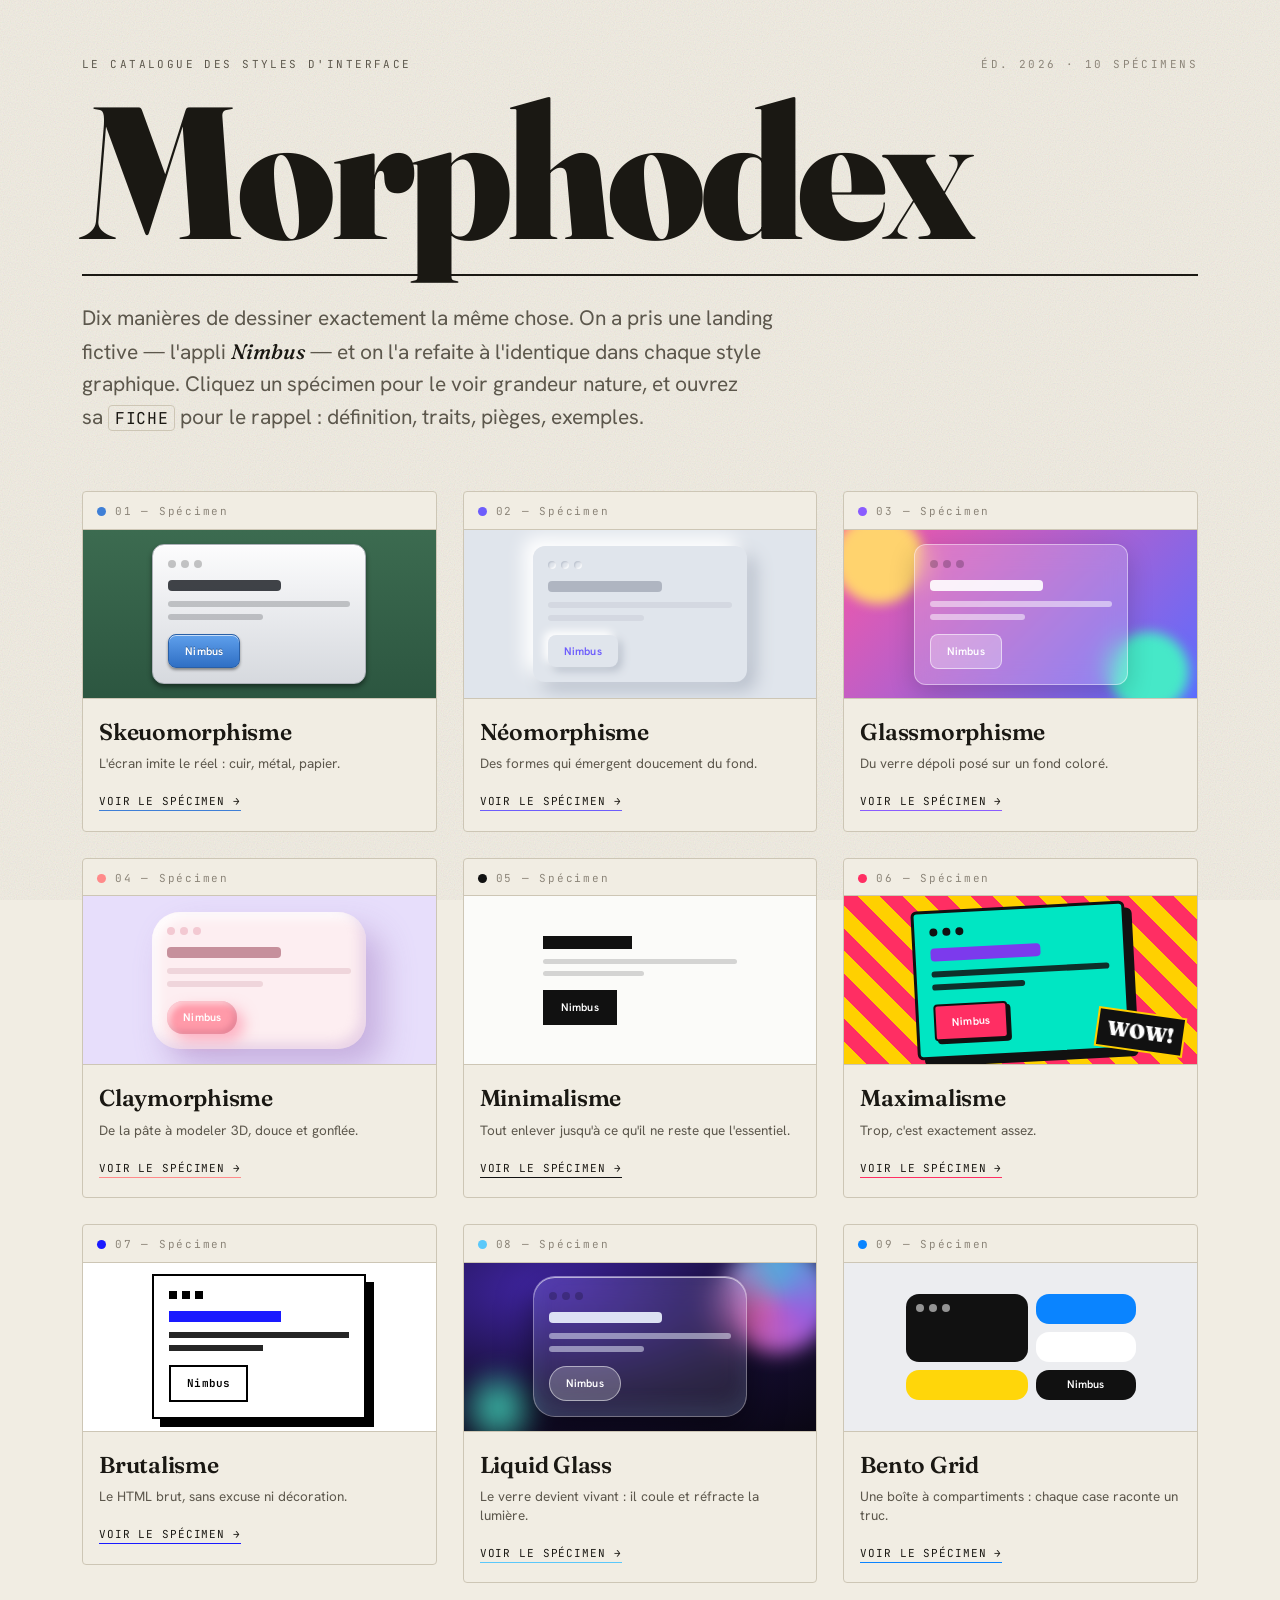
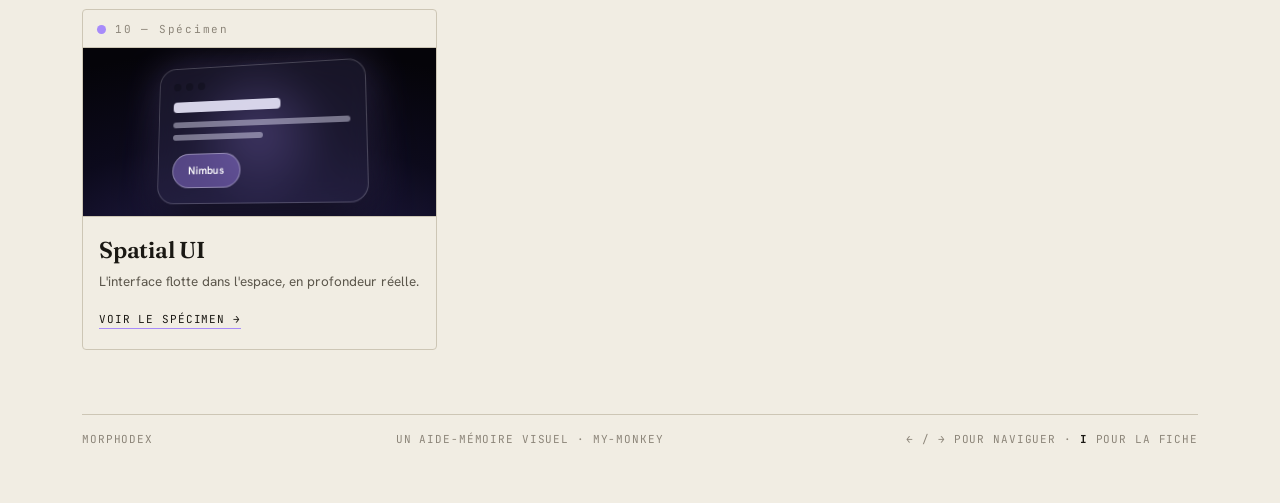
<file: index.html>
<!DOCTYPE html>
<html lang="fr">
<head>
  <meta charset="UTF-8" />
  <meta name="viewport" content="width=device-width, initial-scale=1.0" />
  <title>Morphodex — le catalogue des styles d'interface</title>
  <meta name="description" content="Un même produit fictif refait dans 10 styles graphiques : skeuomorphisme, néomorphisme, glassmorphisme, claymorphisme, minimalisme, maximalisme, brutalisme, liquid glass, bento grid, spatial UI." />
  <link rel="preconnect" href="https://fonts.googleapis.com" />
  <link rel="preconnect" href="https://fonts.gstatic.com" crossorigin />
  <link href="https://fonts.googleapis.com/css2?family=Fraunces:opsz,wght@9..144,300;9..144,400;9..144,500;9..144,600;9..144,900&family=Hanken+Grotesk:wght@400;500;600;700&family=JetBrains+Mono:wght@400;500;700&display=swap" rel="stylesheet" />
  <link rel="stylesheet" href="assets/shell.css?v=015" />
  <script defer src="https://uuu.my-monkey.fr/u.js" data-website-id="6c86cae6-7768-440f-84f7-309411fe825c" data-domains="morphodex.my-monkey.fr"></script>
</head>
<body>
  <div class="paper-grain" aria-hidden="true"></div>

  <header class="masthead">
    <div class="masthead-top">
      <span class="kicker">Le catalogue des styles d'interface</span>
      <span class="kicker kicker--right">Éd. 2026 · 10 spécimens</span>
    </div>
    <h1 class="wordmark">Morphodex</h1>
    <div class="masthead-rule"></div>
    <p class="lede">
      Dix manières de dessiner exactement la même chose. On a pris une landing
      fictive — l'appli&nbsp;<em>Nimbus</em> — et on l'a refaite à l'identique dans
      chaque style graphique. Cliquez un spécimen pour le voir grandeur nature,
      et ouvrez sa&nbsp;<span class="ttag">fiche</span> pour le rappel : définition,
      traits, pièges, exemples.
    </p>
  </header>

  <main class="catalog" id="catalog" aria-label="Catalogue des styles"></main>

  <footer class="colophon">
    <div class="colophon-rule"></div>
    <div class="colophon-row">
      <span>Morphodex</span>
      <span>Un aide-mémoire visuel · My-Monkey</span>
      <span>← / → pour naviguer · <b>i</b> pour la fiche</span>
    </div>
  </footer>

  <script src="assets/styles-data.js?v=015"></script>
  <script src="assets/gallery.js?v=015"></script>
</body>
</html>
</file>
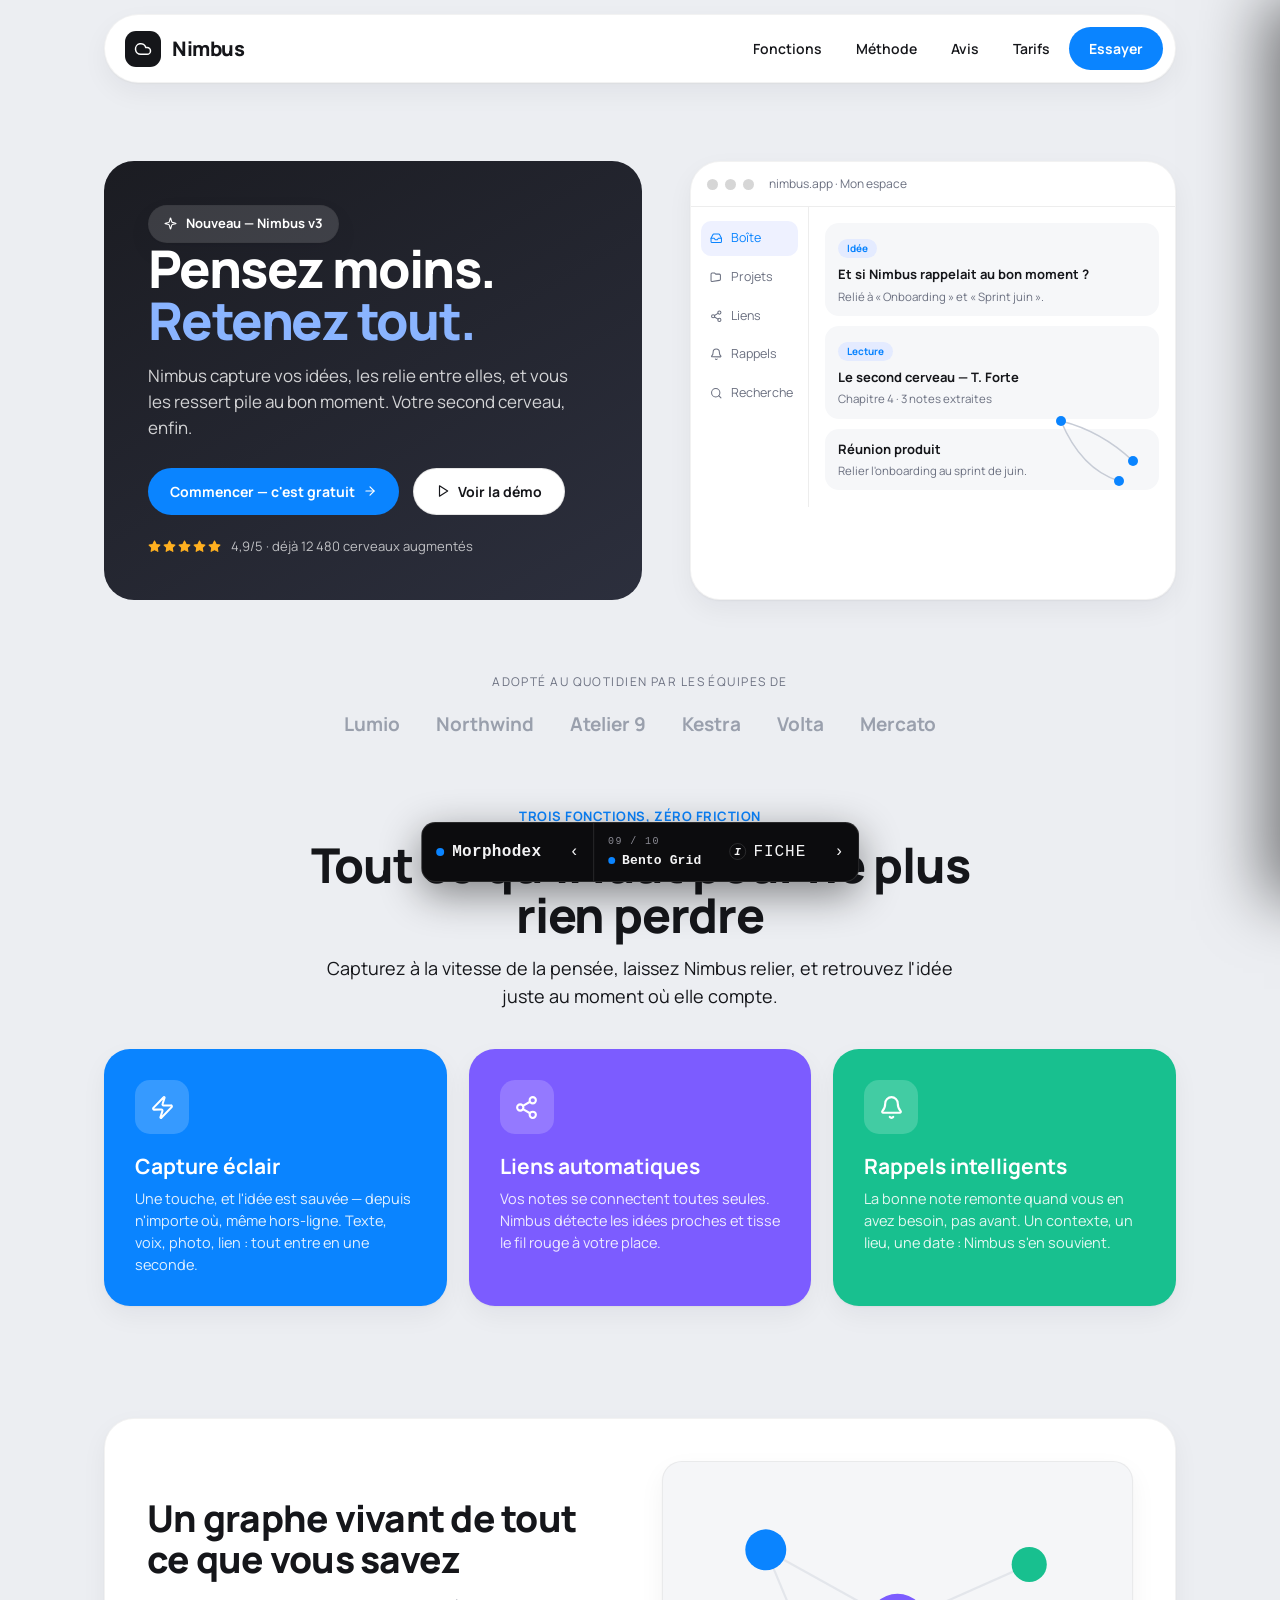
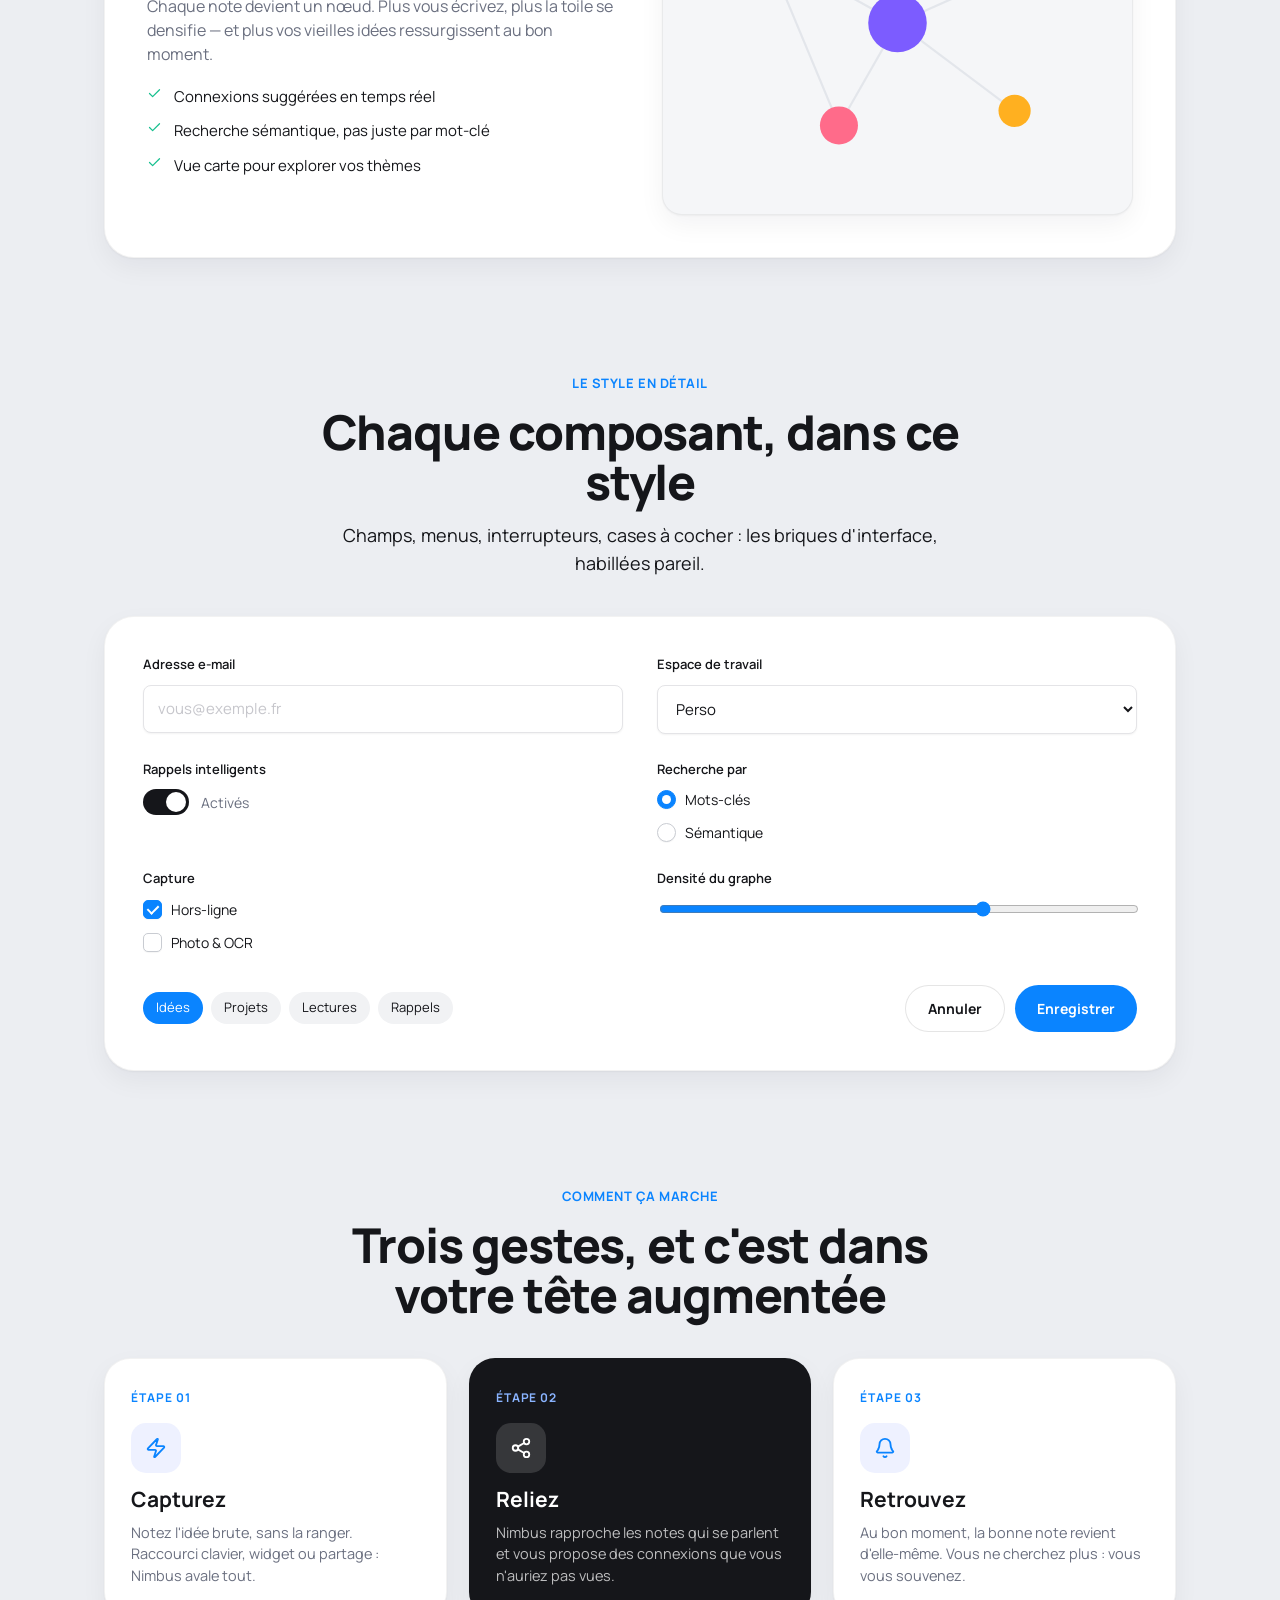
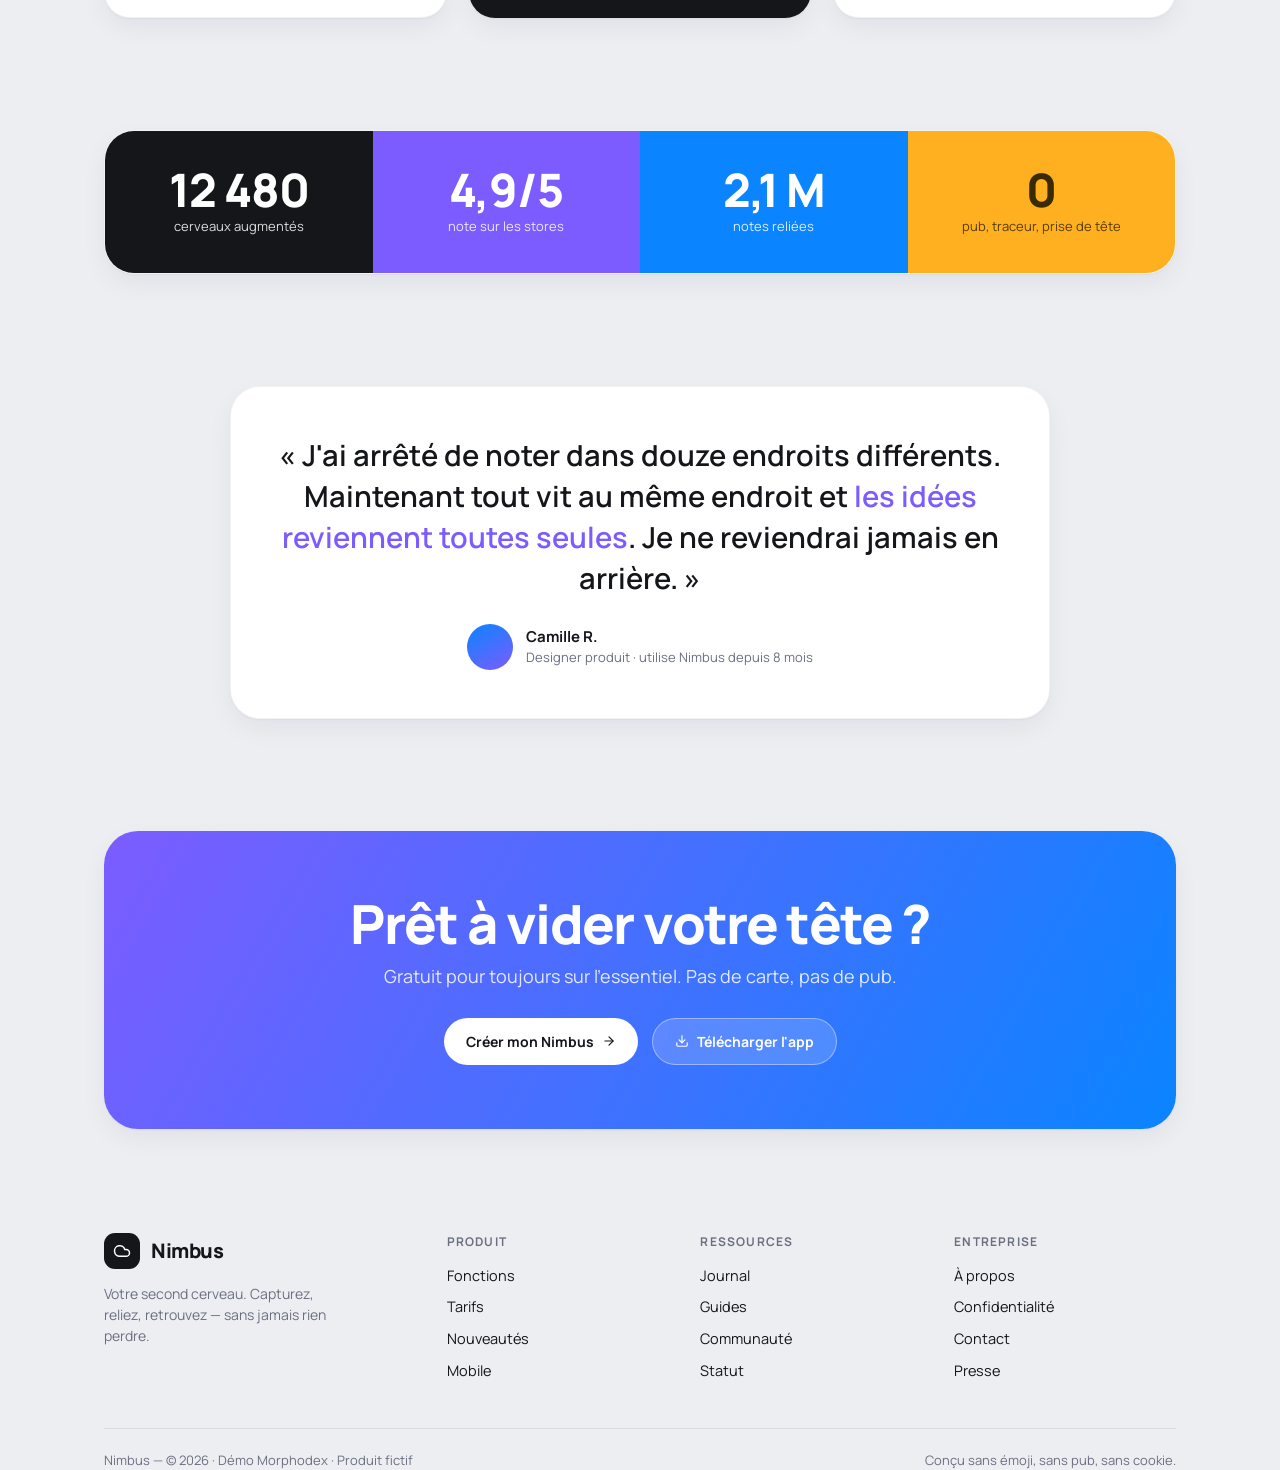
<file: styles/bento-grid.html>
<!DOCTYPE html>
<html lang="fr">
<head>
  <meta charset="UTF-8" />
  <meta name="viewport" content="width=device-width, initial-scale=1.0" />
  <title>Nimbus · Bento Grid — Morphodex</title>
  <link rel="stylesheet" href="../assets/landing-base.css?v=015" />
  <link rel="stylesheet" href="../assets/hud.css?v=015" />
  <link rel="preconnect" href="https://fonts.googleapis.com" />
  <link href="https://fonts.googleapis.com/css2?family=Manrope:wght@400;500;600;700;800&display=swap" rel="stylesheet" />
  <style>
    /* ====== PEAU : BENTO GRID ======
       Boîte à compartiments : tuiles arrondies de tailles variées,
       une idée par case. Dense, équilibré, scannable. */
    :root { --ink: #15161a; --soft: #6b7080; --card: #fff; --bg: #eceef2; --blue: #0a84ff; --violet: #7c5cff; --green: #18c08f; --amber: #ffb020; --r: 26px; }
    body { font-family: "Manrope", system-ui, sans-serif; background: var(--bg); color: var(--ink); }
    .bg { display: none; }

    .surface { background: var(--card); border-radius: var(--r); border: 1px solid rgba(0,0,0,.05); box-shadow: 0 1px 2px rgba(0,0,0,.04), 0 10px 26px rgba(20,22,30,.05); }

    .nav { padding: 12px 12px 12px 20px; border-radius: 999px; }
    .brand { font-weight: 800; font-size: 20px; letter-spacing: -.02em; }
    .brand-logo { width: 36px; height: 36px; border-radius: 11px; background: var(--ink); color: #fff; font-size: 18px; }
    .nav-links a { color: var(--ink); font-size: 14px; font-weight: 600; padding: 9px 15px; border-radius: 999px; }
    .nav-links a:hover { background: rgba(0,0,0,.06); }

    .btn { font-weight: 700; font-size: 14px; padding: 12px 22px; border-radius: 999px; background: var(--ink); color: #fff; }
    .btn:hover { opacity: .88; }
    .btn-primary { background: var(--blue); }
    .btn:not(.btn-primary):not(.nav-cta) { background: #fff; color: var(--ink); border: 1px solid rgba(0,0,0,.1); }
    .nav-cta { padding: 11px 20px; }

    .hero { align-items: stretch; }
    .hero-copy { background: linear-gradient(150deg, #1b1c22, #2c2f3d); color: #fff; border-radius: 30px; padding: 44px; display: flex; flex-direction: column; justify-content: center; }
    .eyebrow { align-self: flex-start; font-size: 13px; font-weight: 700; padding: 8px 15px; border-radius: 999px; background: rgba(255,255,255,.14); color: #fff; }
    .hero-title { font-weight: 800; font-size: clamp(34px, 4.2vw, 52px); margin-bottom: 16px; }
    .accent { color: #8ab4ff; }
    .hero-sub { color: rgba(255,255,255,.8); font-size: 17px; margin-bottom: 26px; }
    .hero-trust { color: rgba(255,255,255,.7); font-size: 13px; margin-top: 22px; }
    .stars .ic { fill: var(--amber); stroke: var(--amber); }
    .hero-visual { display: flex; }

    .appwin { border-radius: 30px; width: 100%; }
    .appbar { border-bottom: 1px solid rgba(0,0,0,.07); }
    .appbar-dot { background: rgba(0,0,0,.16); }
    .app-addr { font-size: 12px; color: var(--soft); }
    .app-side { border-right: 1px solid rgba(0,0,0,.07); }
    .app-side a { color: var(--soft); font-size: 12.5px; border-radius: 10px; }
    .app-side a.on { background: #eef1ff; color: var(--blue); }
    .app-note { background: #f6f7f9; border-radius: 14px; }
    .app-note[data-tag]::before { content: attr(data-tag); display: inline-block; font-size: 10px; font-weight: 700; padding: 2px 9px; border-radius: 999px; background: #e4ebff; color: var(--blue); margin-bottom: 7px; }
    .app-note-title { font-size: 13px; font-weight: 700; margin-bottom: 3px; }
    .app-note-text { font-size: 11.5px; color: var(--soft); }
    .app-graph .edge { stroke: #c7ccd6; opacity: 1; } .app-graph .node { fill: var(--blue); }

    .trustbar-label { color: var(--soft); font-size: 12px; letter-spacing: .12em; text-transform: uppercase; }
    .trust-logos b { color: #9aa0ad; font-size: 19px; font-weight: 700; }

    .section { padding: 56px 0; }
    .section-head { margin-bottom: 38px; }
    .section-kicker { color: var(--blue); font-weight: 700; }
    .section-title { font-weight: 800; }

    .feature { border-radius: var(--r); padding: 30px; }
    .feature:nth-child(1) { background: var(--blue); color: #fff; border-color: transparent; }
    .feature:nth-child(2) { background: var(--violet); color: #fff; border-color: transparent; }
    .feature:nth-child(3) { background: var(--green); color: #fff; border-color: transparent; }
    .feature-icon { width: 54px; height: 54px; border-radius: 15px; font-size: 25px; color: #fff; margin-bottom: 20px; background: rgba(255,255,255,.18); }
    .feature-title { font-weight: 700; margin-bottom: 9px; }
    .feature-text { font-size: 14.5px; color: rgba(255,255,255,.88); }

    .spotlight { border-radius: 30px; padding: 42px; }
    .spotlight-title { font-weight: 800; margin-bottom: 14px; }
    .spotlight-text { color: var(--soft); margin-bottom: 20px; font-size: 16px; }
    .checks li { font-size: 15px; color: var(--ink); } .checks .ic { color: var(--green); }
    .spotlight-visual { border-radius: 20px; background: #f5f6f8; border: 1px solid rgba(0,0,0,.05); }
    .spotlight-visual .edge { stroke: #c7ccd6; }
    .node-a { fill: var(--blue); } .node-b { fill: var(--violet); } .node-c { fill: var(--green); } .node-d { fill: #ff6b8a; } .node-e { fill: var(--amber); }

    .step { border-radius: var(--r); padding: 30px 26px; }
    .step:nth-child(2) { background: var(--ink); color: #fff; border-color: transparent; }
    .step:nth-child(2) .step-text { color: rgba(255,255,255,.72); }
    .step-num { font-size: 12px; font-weight: 700; letter-spacing: .08em; color: var(--blue); }
    .step:nth-child(2) .step-num { color: #8ab4ff; }
    .step-icon { width: 50px; height: 50px; border-radius: 15px; font-size: 22px; margin: 16px 0 14px; background: #eef1ff; color: var(--blue); }
    .step:nth-child(2) .step-icon { background: rgba(255,255,255,.14); color: #fff; }
    .step-title { font-weight: 700; margin-bottom: 9px; }
    .step-text { font-size: 14.5px; color: var(--soft); }

    .stats { border-radius: 30px; padding: 0; gap: 0; overflow: hidden; }
    .stat { padding: 36px 18px; }
    .stat:nth-child(1) { background: var(--ink); color: #fff; }
    .stat:nth-child(2) { background: var(--violet); color: #fff; }
    .stat:nth-child(3) { background: var(--blue); color: #fff; }
    .stat:nth-child(4) { background: var(--amber); color: #3a2a00; }
    .stat-num { font-weight: 800; }
    .stat-label { font-size: 13px; opacity: .85; }

    .quote { border-radius: 30px; padding: 48px; }
    .quote-text { font-weight: 600; }
    .quote-text .accent { color: var(--violet); }
    .quote-avatar { background: linear-gradient(150deg, var(--blue), var(--violet)); }
    .quote-name { font-size: 15px; font-weight: 700; } .quote-role { font-size: 13px; color: var(--soft); }

    .cta { border-radius: 34px; padding: 64px 30px; background: linear-gradient(120deg, var(--violet), var(--blue)); color: #fff; border: none; }
    .cta-title { font-weight: 800; margin-bottom: 12px; }
    .cta-text { font-size: 18px; color: rgba(255,255,255,.85); margin-bottom: 28px; }
    .cta .btn-primary { background: #fff; color: var(--ink); }
    .cta .btn:not(.btn-primary) { background: rgba(255,255,255,.16); color: #fff; border: 1px solid rgba(255,255,255,.4); }

    .site-footer { margin-top: 48px; }
    .foot-brand .brand { margin-bottom: 14px; }
    .foot-tagline { color: var(--soft); font-size: 14px; max-width: 240px; }
    .foot-col h6 { color: var(--soft); font-size: 12px; letter-spacing: .1em; text-transform: uppercase; margin-bottom: 14px; }
    .foot-col a { color: var(--ink); font-size: 14.5px; margin-bottom: 10px; }
    .foot-col a:hover { color: var(--blue); }
    .foot-bottom { color: var(--soft); font-size: 13px; margin-top: 36px; padding-top: 22px; border-top: 1px solid rgba(0,0,0,.08); }

    /* Composants — input shadcn (ring focus 3px) */
    .kit { border-radius: 30px; }
    .field-label { color: var(--ink); }
    .input, .select { background: #fff; border: 1px solid #e4e4e7; border-radius: 8px; color: var(--ink); box-shadow: 0 1px 2px rgba(0,0,0,.05); }
    .input::placeholder { color: #a1a1aa; }
    .input:focus, .select:focus { border-color: #a1a1aa; box-shadow: 0 0 0 3px rgba(161,161,170,.4); }
    .switch-track { background: #e4e4e7; }
    .switch input:checked ~ .switch-track { background: var(--ink); }
    .switch-thumb { background: #fff; box-shadow: 0 1px 2px rgba(0,0,0,.2); }
    .switch-state { color: var(--soft); }
    .choice { color: var(--ink); }
    .kit-grid input[type=checkbox], .kit-grid input[type=radio], .range { accent-color: var(--blue); }
    .chip { background: #f1f2f4; color: var(--ink); }
    .chip-on { background: var(--blue); color: #fff; }
    /* Cases & radios custom */
    .choice input[type=checkbox], .choice input[type=radio] { -webkit-appearance:none; appearance:none; margin:0; width:19px; height:19px; flex:none; position:relative; cursor:pointer; border:1px solid #c9ccd2; background:#fff; border-radius:5px; box-shadow:0 1px 1px rgba(0,0,0,.04); }
    .choice input[type=radio] { border-radius:50%; }
    .choice input[type=checkbox]:checked, .choice input[type=radio]:checked { background:var(--blue); border-color:var(--blue); }
    .choice input[type=checkbox]:checked::after { content:""; position:absolute; left:50%; top:47%; width:5px; height:9px; border:solid #fff; border-width:0 2px 2px 0; transform:translate(-50%,-55%) rotate(45deg); }
    .choice input[type=radio]:checked::after { content:""; position:absolute; inset:4px; border-radius:50%; background:#fff; }
  </style>
  <script defer src="https://uuu.my-monkey.fr/u.js" data-website-id="6c86cae6-7768-440f-84f7-309411fe825c" data-domains="morphodex.my-monkey.fr"></script>
</head>
<body data-style="bento-grid">
  <script src="../assets/landing.js?v=015"></script>
  <script src="../assets/styles-data.js?v=015"></script>
  <script src="../assets/hud.js?v=015"></script>
</body>
</html>
</file>
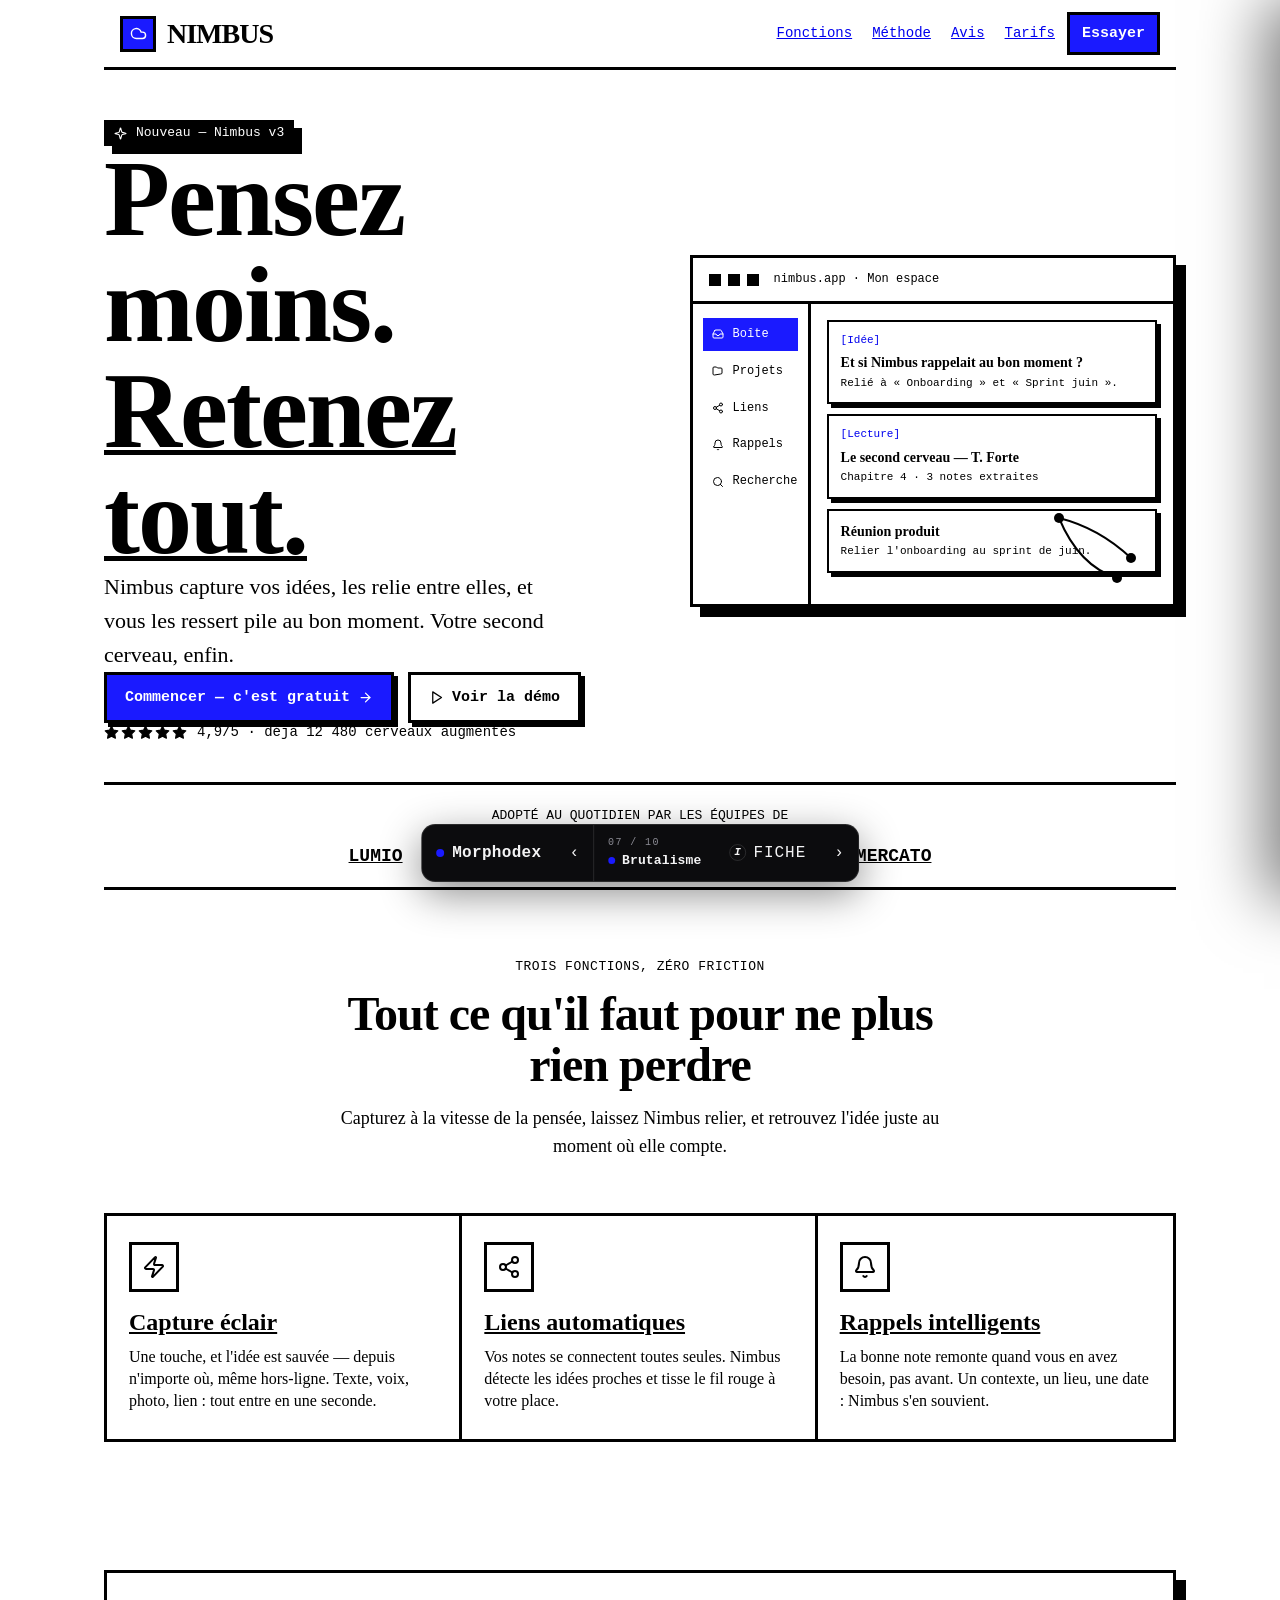
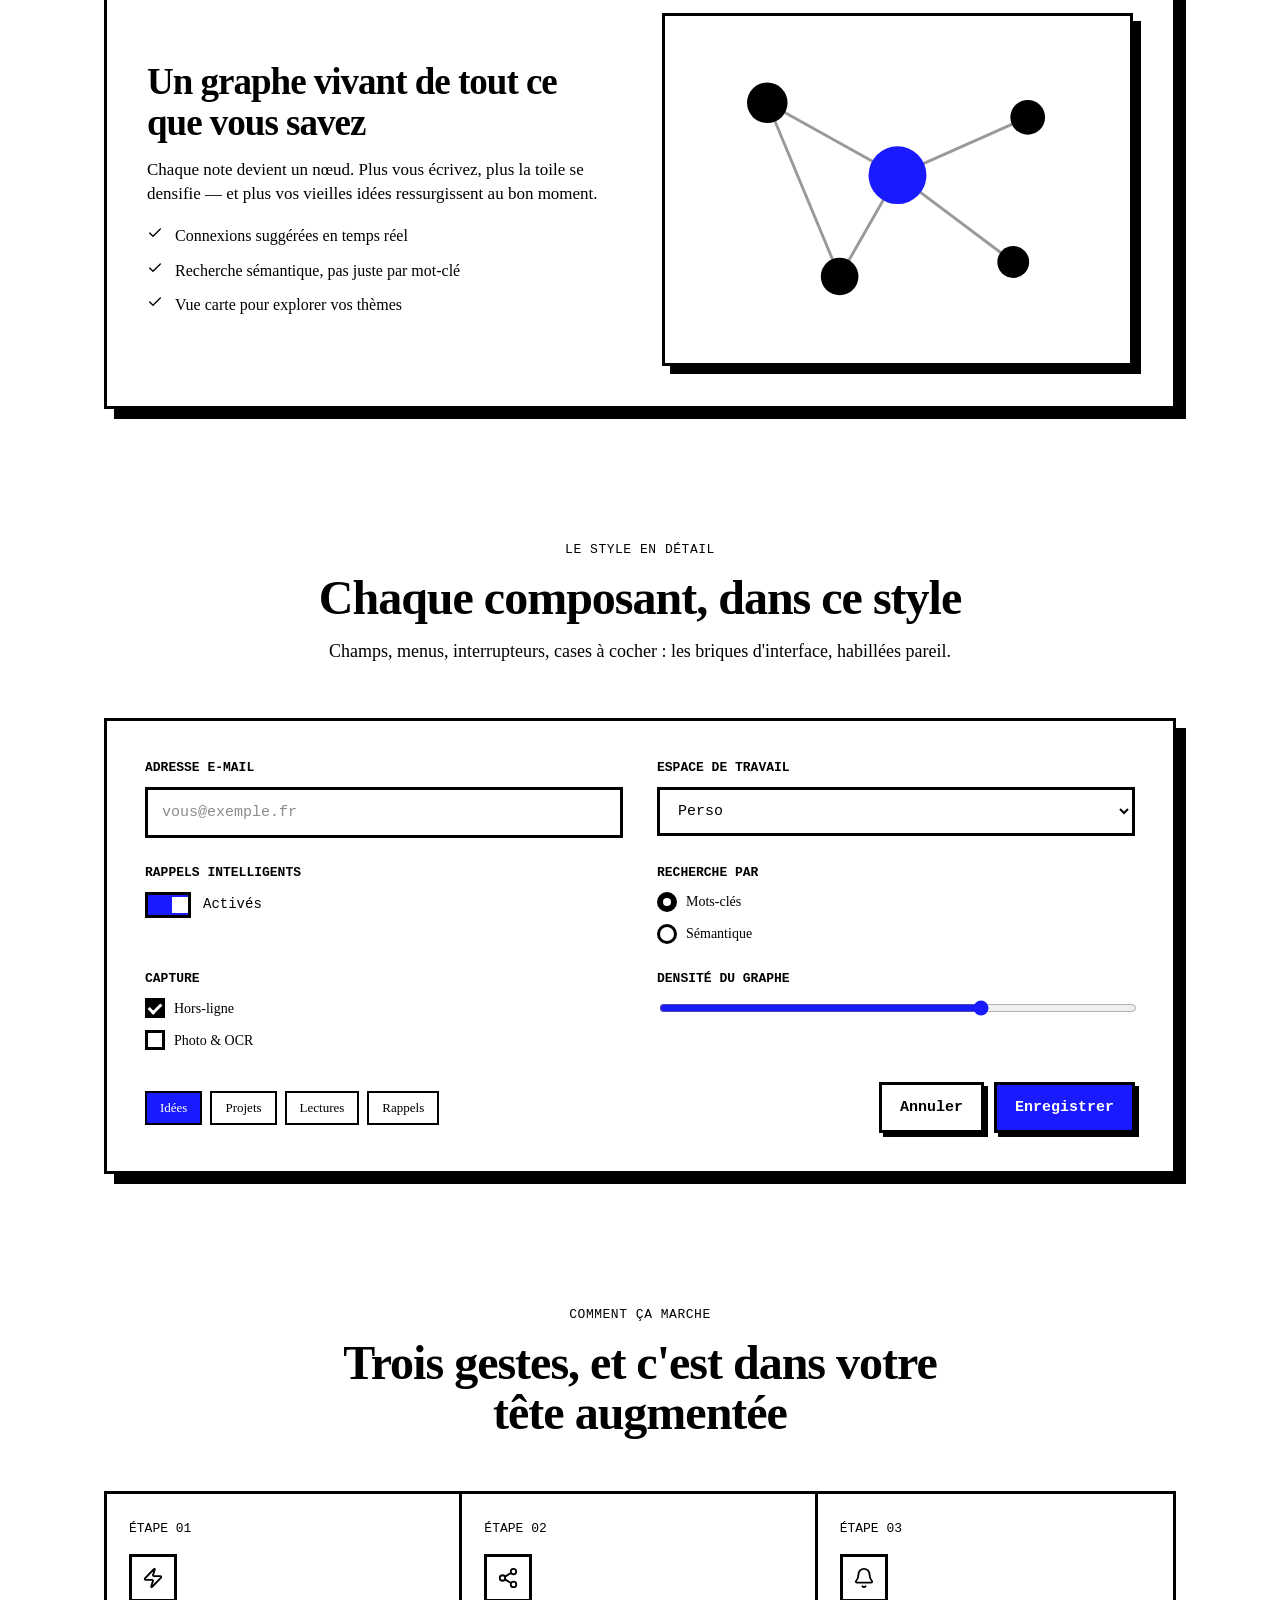
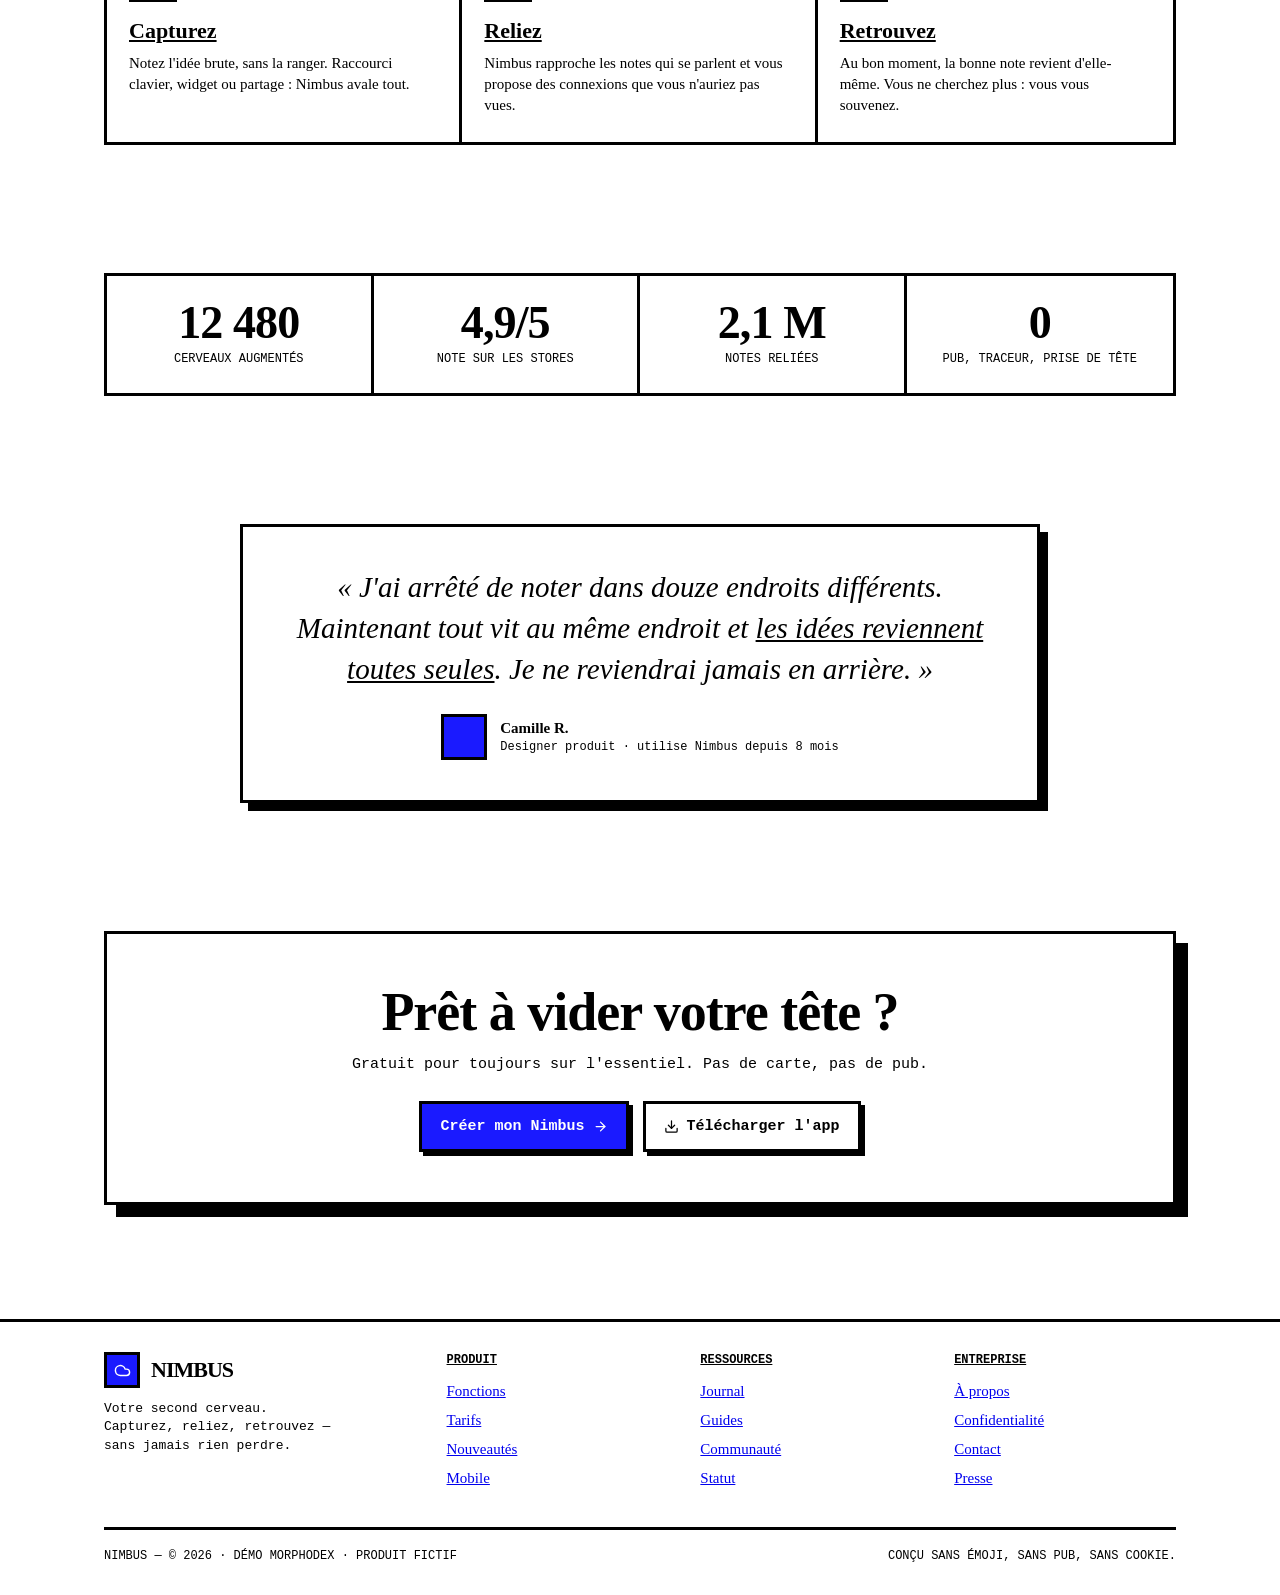
<file: styles/brutalisme.html>
<!DOCTYPE html>
<html lang="fr">
<head>
  <meta charset="UTF-8" />
  <meta name="viewport" content="width=device-width, initial-scale=1.0" />
  <title>NIMBUS // brutalisme — Morphodex</title>
  <link rel="stylesheet" href="../assets/landing-base.css?v=015" />
  <link rel="stylesheet" href="../assets/hud.css?v=015" />
  <style>
    /* ====== PEAU : BRUTALISME ======
       Le HTML par défaut, sans excuse. Times/monospace, liens bleus
       soulignés, bordures noires épaisses, contraste max, brut. */
    body { font-family: "Times New Roman", Times, serif; background: #fff; color: #000; line-height: 1.4; }
    .bg { display: none; }
    .mono { font-family: "Courier New", monospace; }

    .surface { background: #fff; border: 3px solid #000; border-radius: 0; box-shadow: 8px 8px 0 #000; }

    .site-header { padding: 0; }
    .nav { padding: 12px 16px; border: none; border-bottom: 3px solid #000; box-shadow: none; background: #fff; }
    .brand { font-weight: bold; font-size: 28px; text-transform: uppercase; letter-spacing: -1px; }
    .brand-logo { width: 36px; height: 36px; border-radius: 0; border: 3px solid #000; background: #1a1aff; color: #fff; font-size: 17px; }
    .nav-links { gap: 4px; font-family: "Courier New", monospace; }
    .nav-links a { color: #0000ee; font-size: 14px; padding: 6px 8px; text-decoration: underline; }
    .nav-links a:hover { background: #000; color: #fff; }

    .btn { font-family: "Courier New", monospace; font-weight: bold; font-size: 15px; padding: 12px 18px; border-radius: 0; border: 3px solid #000; background: #fff; color: #000; box-shadow: 4px 4px 0 #000; }
    .btn:hover { background: #000; color: #fff; }
    .btn-primary { background: #1a1aff; color: #fff; }
    .btn-primary:hover { background: #000; }
    .nav-cta { box-shadow: none; padding: 8px 12px; }

    .eyebrow { font-family: "Courier New", monospace; font-size: 13px; background: #000; color: #fff; padding: 4px 10px; border-radius: 0; border: none; }
    .hero { padding: 50px 0 40px; }
    .hero-title { font-weight: bold; letter-spacing: -2px; font-size: clamp(46px, 9vw, 108px); line-height: .98; }
    .accent { text-decoration: underline; text-decoration-thickness: 5px; }
    .hero-sub { font-size: 22px; color: #000; }
    .hero-sub .accent, .accent { background: none; }
    .hero-trust { font-family: "Courier New", monospace; font-size: 14px; color: #000; }
    .stars .ic { fill: #000; stroke: #000; font-size: 15px; }

    .appwin { border-radius: 0; box-shadow: 10px 10px 0 #000; }
    .appbar { border-bottom: 3px solid #000; }
    .appbar-dot { border-radius: 0; width: 12px; height: 12px; background: #000; }
    .app-addr { font-family: "Courier New", monospace; font-size: 12px; color: #000; }
    .app-side { border-right: 3px solid #000; }
    .app-side a { color: #000; font-family: "Courier New", monospace; font-size: 12px; border-radius: 0; }
    .app-side a.on { background: #1a1aff; color: #fff; }
    .app-side a.on .ic { color: #fff; }
    .app-note { border: 2px solid #000; border-radius: 0; box-shadow: 4px 4px 0 #000; padding: 11px 12px; }
    .app-note[data-tag]::before { content: "[" attr(data-tag) "]"; font-family: "Courier New", monospace; font-size: 11px; color: #0000ee; display: block; margin-bottom: 5px; }
    .app-note-title { font-weight: bold; font-size: 14px; margin-bottom: 3px; }
    .app-note-text { font-family: "Courier New", monospace; font-size: 11px; color: #000; }
    .app-graph .edge { stroke: #000; opacity: 1; stroke-width: 2; } .app-graph .node { fill: #000; }

    .trustbar { border-top: 3px solid #000; border-bottom: 3px solid #000; padding: 18px 0; }
    .trustbar-label { font-family: "Courier New", monospace; font-size: 13px; text-transform: uppercase; color: #000; }
    .trust-logos { gap: 28px; }
    .trust-logos b { font-family: "Courier New", monospace; font-size: 18px; text-transform: uppercase; color: #000; text-decoration: underline; }

    .section { padding: 64px 0; }
    .section-kicker { font-family: "Courier New", monospace; color: #000; text-transform: uppercase; }
    .section-title { font-weight: bold; letter-spacing: -1px; }

    .features { gap: 0; border: 3px solid #000; }
    .feature { border: none; border-right: 3px solid #000; border-radius: 0; box-shadow: none; padding: 26px 22px; }
    .feature:last-child { border-right: none; }
    .feature-icon { width: 50px; height: 50px; border: 3px solid #000; border-radius: 0; font-size: 24px; color: #000; margin-bottom: 16px; }
    .feature-title { font-weight: bold; font-size: 24px; text-decoration: underline; margin-bottom: 9px; }
    .feature-text { font-size: 16px; color: #000; }

    .spotlight { border-radius: 0; box-shadow: 10px 10px 0 #000; padding: 40px; }
    .spotlight-title { font-weight: bold; letter-spacing: -1px; margin-bottom: 14px; }
    .spotlight-text { font-size: 17px; margin-bottom: 20px; }
    .checks li { font-size: 16px; } .checks .ic { color: #000; }
    .spotlight-visual { border-radius: 0; border: 3px solid #000; }
    .spotlight-visual .edge { stroke: #000; stroke-width: 2; }
    .node { fill: #000; } .node-b { fill: #1a1aff; }

    .steps { gap: 0; border: 3px solid #000; }
    .step { border: none; border-right: 3px solid #000; border-radius: 0; box-shadow: none; padding: 26px 22px; }
    .step:last-child { border-right: none; }
    .step-num { font-family: "Courier New", monospace; font-size: 13px; color: #000; }
    .step-icon { width: 48px; height: 48px; border: 3px solid #000; border-radius: 0; font-size: 22px; color: #000; margin: 16px 0; }
    .step-title { font-weight: bold; font-size: 22px; text-decoration: underline; margin-bottom: 9px; }
    .step-text { font-size: 15px; color: #000; }

    .stats { border-radius: 0; box-shadow: none; padding: 0; gap: 0; border: 3px solid #000; }
    .stat { padding: 24px 16px; border-right: 3px solid #000; }
    .stat:last-child { border-right: none; }
    .stat-num { font-weight: bold; font-family: "Times New Roman", serif; }
    .stat-label { font-family: "Courier New", monospace; font-size: 12px; text-transform: uppercase; color: #000; }

    .quote { border-radius: 0; box-shadow: 8px 8px 0 #000; padding: 40px; max-width: 800px; }
    .quote-text { font-weight: normal; font-style: italic; }
    .quote-text .accent { text-decoration: underline; }
    .quote-avatar { border-radius: 0; background: #1a1aff; border: 3px solid #000; }
    .quote-name { font-weight: bold; font-size: 15px; } .quote-role { font-family: "Courier New", monospace; font-size: 12px; color: #000; }

    .cta { border-radius: 0; box-shadow: 12px 12px 0 #000; padding: 50px 30px; }
    .cta-title { font-weight: bold; letter-spacing: -1px; margin-bottom: 14px; }
    .cta-text { font-family: "Courier New", monospace; font-size: 15px; margin-bottom: 26px; }

    .site-footer { margin-top: 50px; border-top: 3px solid #000; padding: 30px 0; }
    .foot-brand .brand { font-size: 22px; margin-bottom: 12px; }
    .foot-tagline { font-family: "Courier New", monospace; font-size: 13px; color: #000; max-width: 240px; }
    .foot-col h6 { font-family: "Courier New", monospace; font-size: 12px; text-transform: uppercase; color: #000; margin-bottom: 12px; text-decoration: underline; }
    .foot-col a { color: #0000ee; font-size: 15px; margin-bottom: 8px; text-decoration: underline; }
    .foot-bottom { font-family: "Courier New", monospace; font-size: 12px; text-transform: uppercase; color: #000; margin-top: 30px; border-top: 3px solid #000; padding-top: 18px; }

    /* Composants — champ terminal (focus jaune) */
    .kit { border-radius: 0; box-shadow: 10px 10px 0 #000; }
    .field-label { font-family: "Courier New", monospace; font-size: 13px; text-transform: uppercase; color: #000; }
    .input, .select { background: #fff; border: 3px solid #000; border-radius: 0; color: #000; font-family: "Courier New", monospace; box-shadow: none; caret-color: #000; }
    .input::placeholder { color: #000; opacity: .45; text-transform: lowercase; }
    .input:focus, .select:focus { background: #ffff00; box-shadow: inset 0 0 0 2px #000; }
    .switch-track { background: #fff; border: 3px solid #000; border-radius: 0; }
    .switch input:checked ~ .switch-track { background: #1a1aff; }
    .switch-thumb { background: #000; border-radius: 0; width: 16px; height: 16px; top: 2px; left: 2px; }
    .switch input:checked ~ .switch-track .switch-thumb { background: #fff; transform: translateX(22px); }
    .switch-state { font-family: "Courier New", monospace; color: #000; }
    .choice { color: #000; }
    .range { accent-color: #1a1aff; }
    .chip { background: #fff; border: 2px solid #000; color: #000; border-radius: 0; }
    .chip-on { background: #1a1aff; color: #fff; }
    /* Cases & radios custom — carré brut */
    .choice input[type=checkbox], .choice input[type=radio] { -webkit-appearance:none; appearance:none; margin:0; width:20px; height:20px; flex:none; position:relative; cursor:pointer; border:3px solid #000; background:#fff; border-radius:0; }
    .choice input[type=radio] { border-radius:50%; }
    .choice input[type=checkbox]:checked, .choice input[type=radio]:checked { background:#000; }
    .choice input[type=checkbox]:checked::after { content:""; position:absolute; left:50%; top:45%; width:5px; height:10px; border:solid #fff; border-width:0 3px 3px 0; transform:translate(-50%,-55%) rotate(45deg); }
    .choice input[type=radio]:checked::after { content:""; position:absolute; inset:3px; border-radius:50%; background:#fff; }
  </style>
  <script defer src="https://uuu.my-monkey.fr/u.js" data-website-id="6c86cae6-7768-440f-84f7-309411fe825c" data-domains="morphodex.my-monkey.fr"></script>
</head>
<body data-style="brutalisme">
  <script src="../assets/landing.js?v=015"></script>
  <script src="../assets/styles-data.js?v=015"></script>
  <script src="../assets/hud.js?v=015"></script>
</body>
</html>
</file>
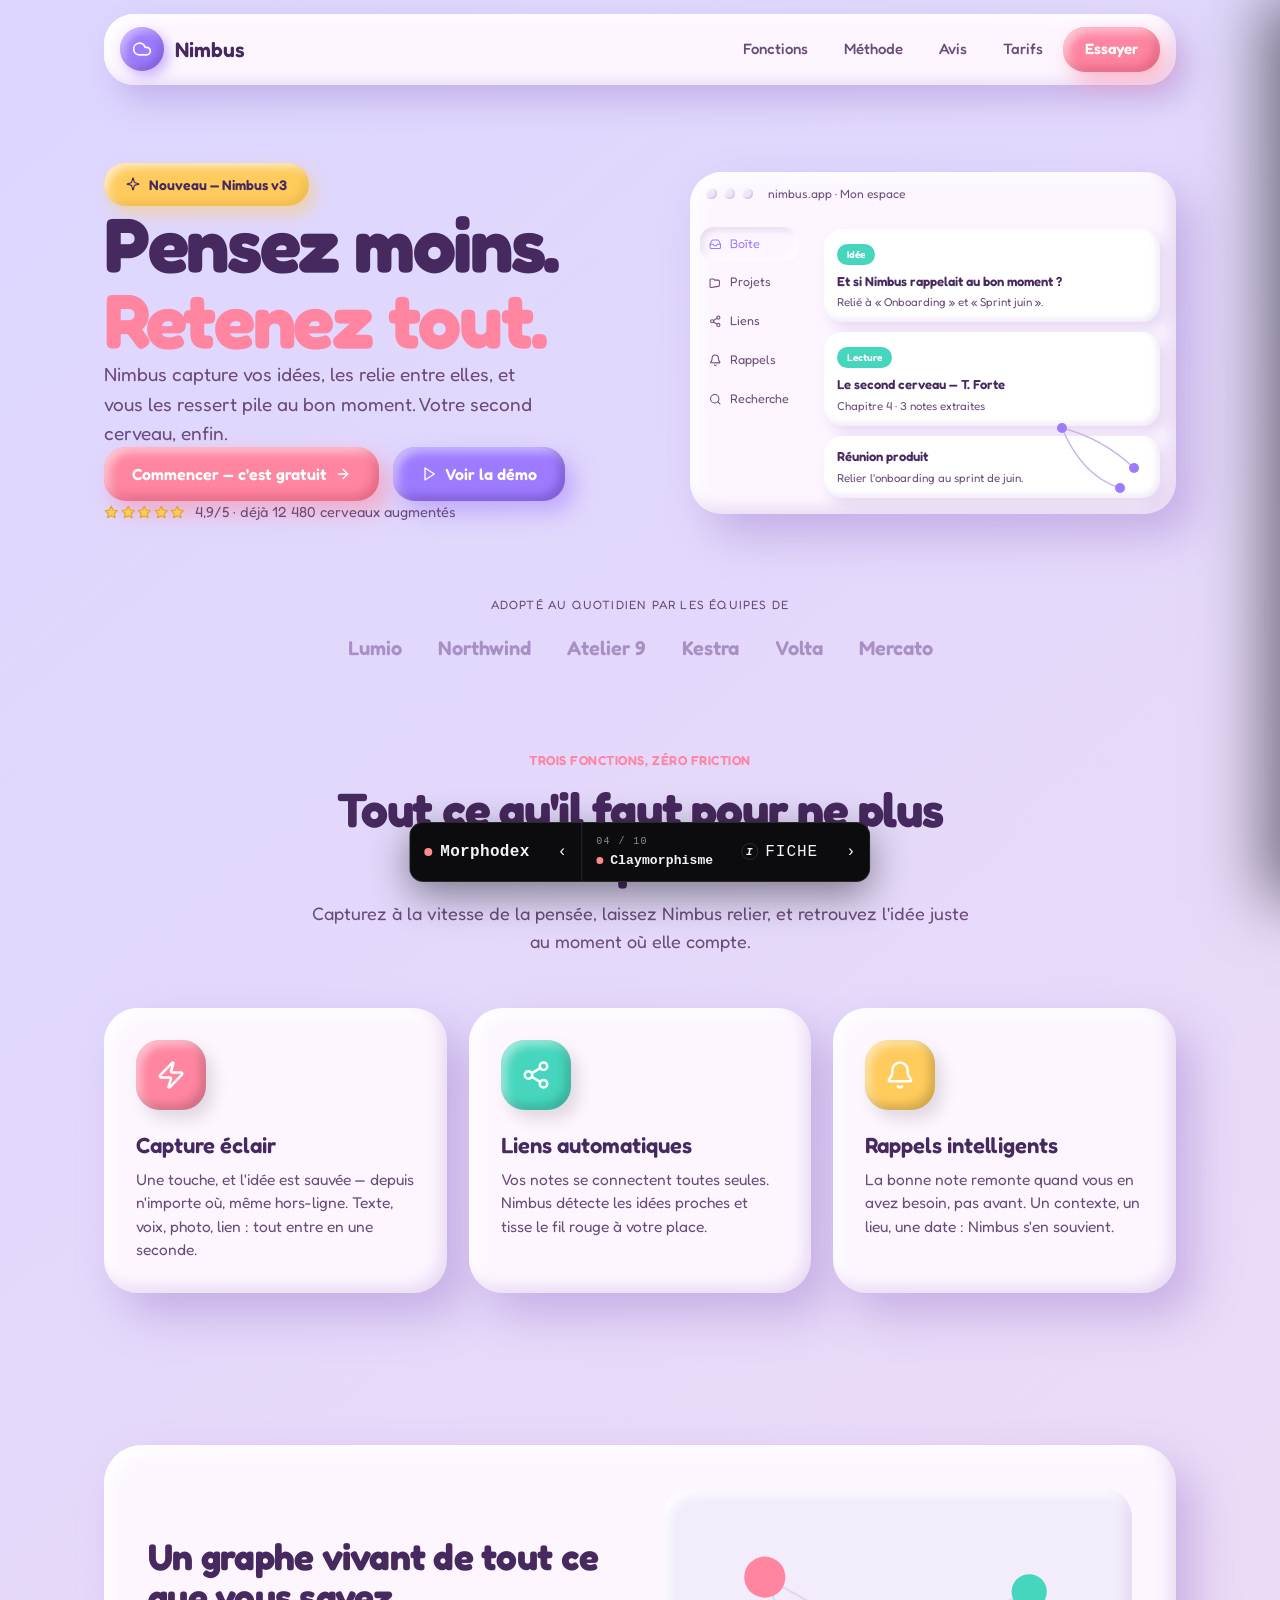
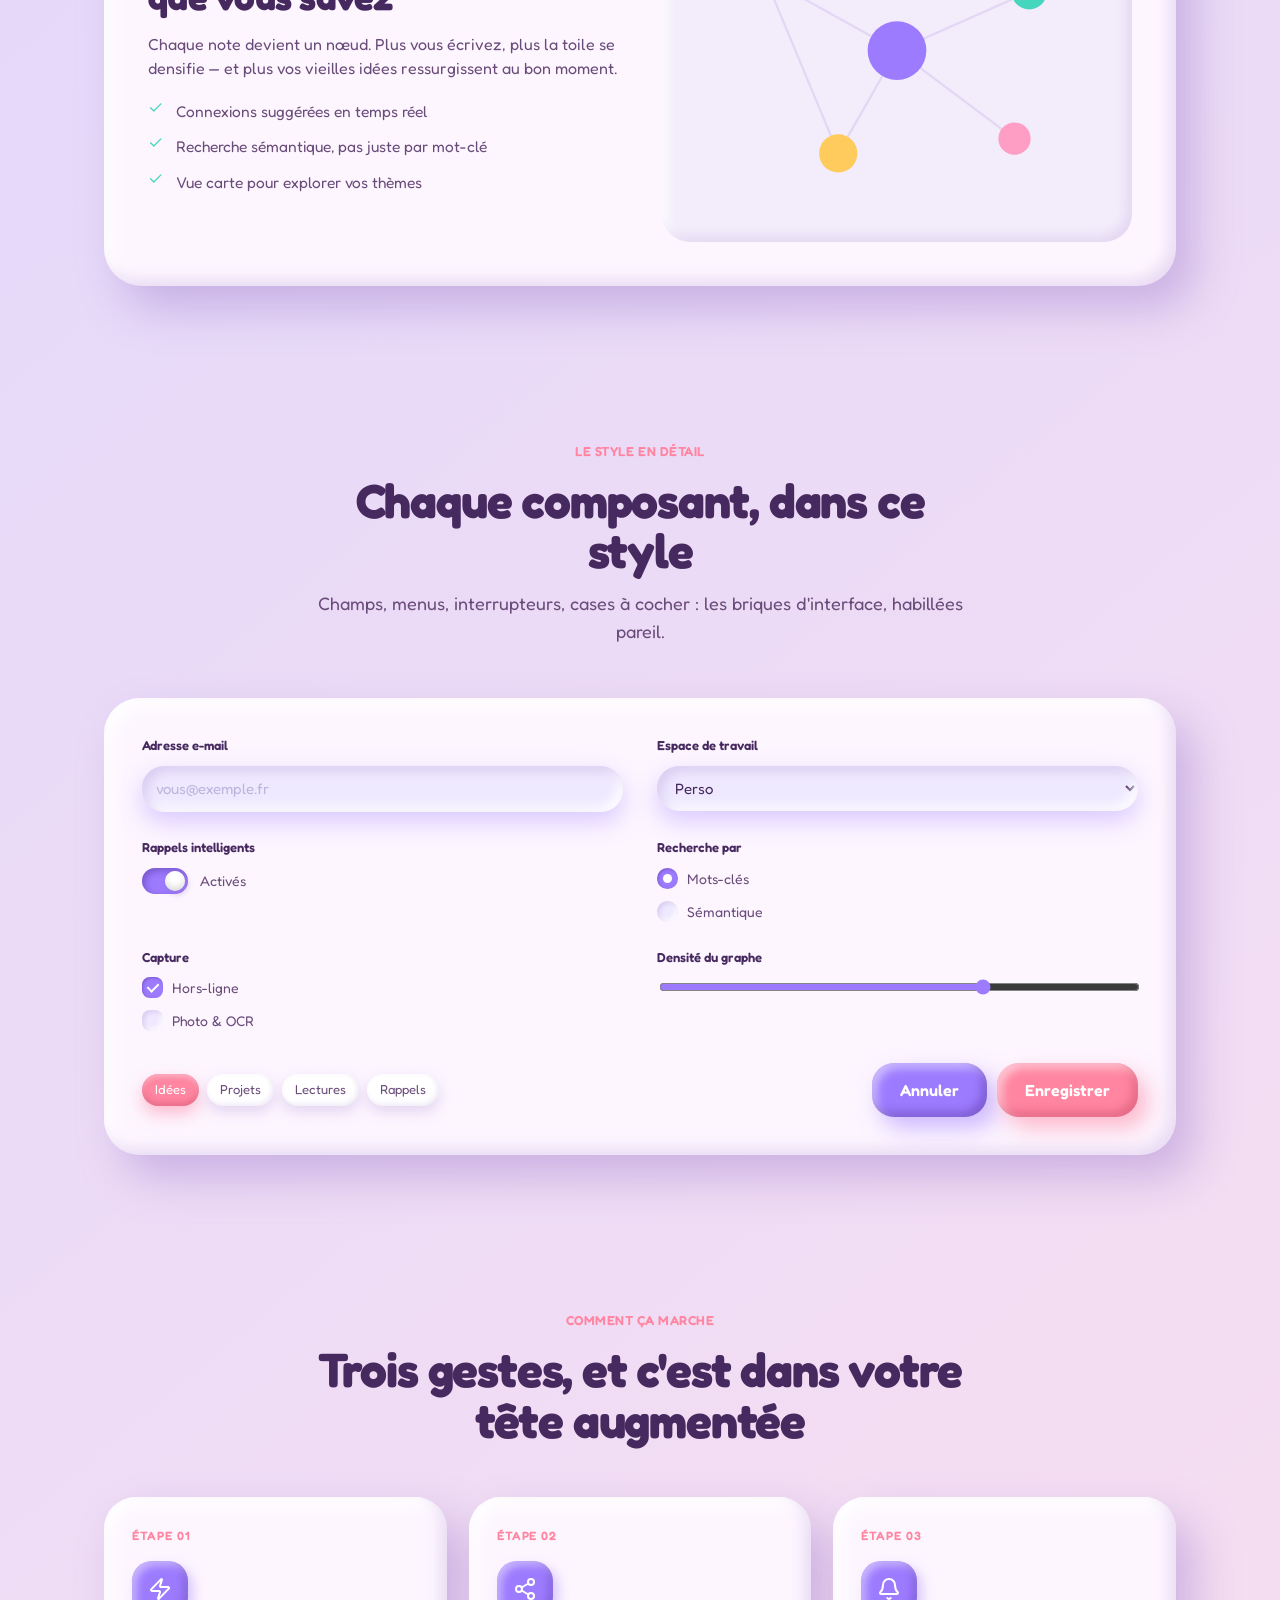
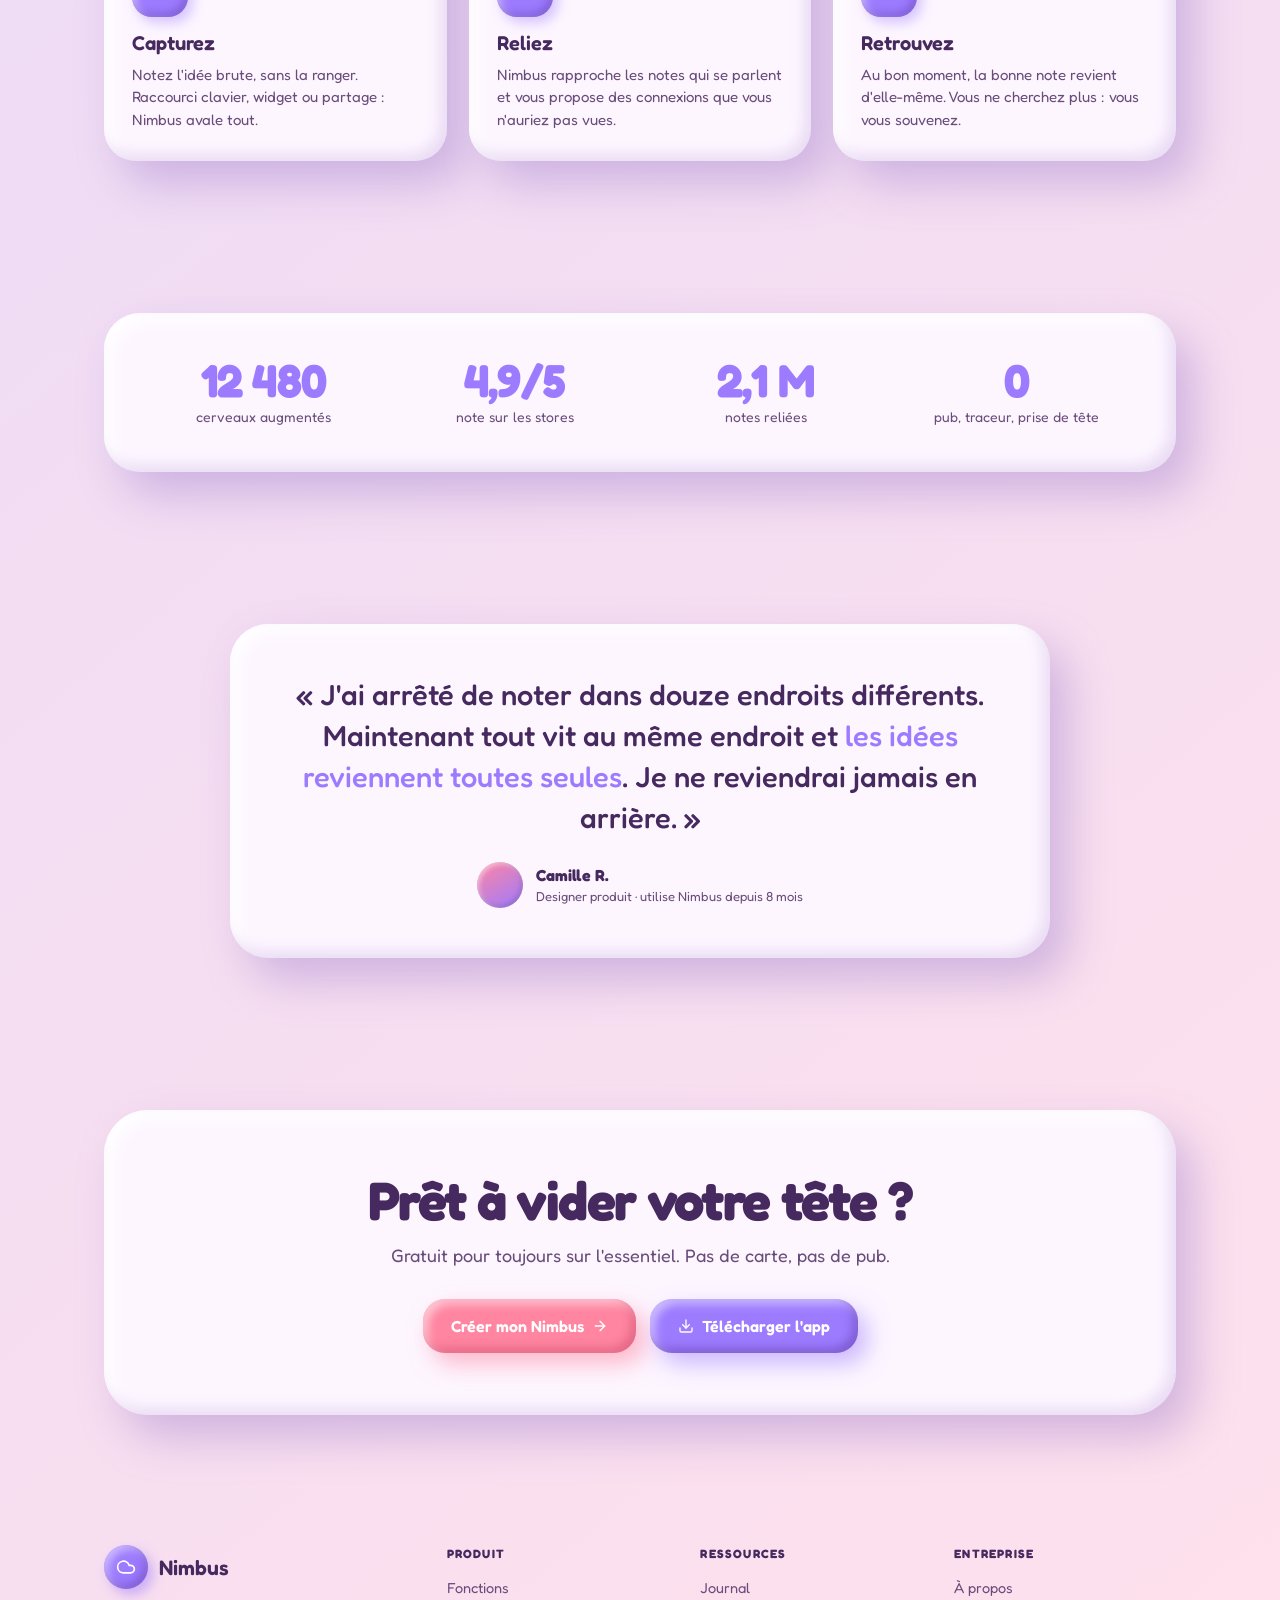
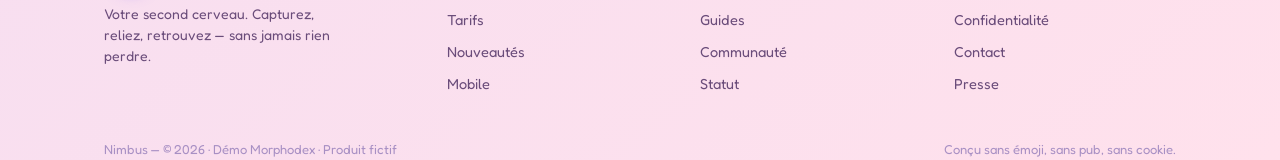
<file: styles/claymorphisme.html>
<!DOCTYPE html>
<html lang="fr">
<head>
  <meta charset="UTF-8" />
  <meta name="viewport" content="width=device-width, initial-scale=1.0" />
  <title>Nimbus · Claymorphisme — Morphodex</title>
  <link rel="stylesheet" href="../assets/landing-base.css?v=015" />
  <link rel="stylesheet" href="../assets/hud.css?v=015" />
  <link rel="preconnect" href="https://fonts.googleapis.com" />
  <link href="https://fonts.googleapis.com/css2?family=Fredoka:wght@400;500;600;700&display=swap" rel="stylesheet" />
  <style>
    /* ====== PEAU : CLAYMORPHISME ======
       Pâte à modeler : gros, bombé, doux. Ombre extérieure colorée
       + deux ombres internes = volume gonflé, pastel, ludique. */
    :root { --clay: #fdf6ff; --txt: #6a4c7a; --strong: #46295e; --pink: #ff85a1; --violet: #9d7bff; --mint: #45d6bd; --yellow: #ffcb5c; }
    body { font-family: "Fredoka", system-ui, sans-serif; color: var(--txt); background: linear-gradient(140deg, #dcd6ff, #ffe1ec); }
    .bg { display: none; }

    .surface { background: var(--clay); box-shadow: 18px 22px 44px rgba(150,115,200,.4), inset -7px -7px 14px rgba(160,120,200,.2), inset 8px 8px 16px rgba(255,255,255,.95); }

    .nav { padding: 13px 16px; border-radius: 30px; box-shadow: 12px 16px 30px rgba(150,115,200,.35), inset -5px -5px 11px rgba(160,120,200,.18), inset 6px 6px 12px #fff; }
    .brand { font-weight: 600; font-size: 21px; color: var(--strong); }
    .brand-logo { width: 44px; height: 44px; border-radius: 50%; font-size: 20px; color: #fff; background: var(--violet); box-shadow: inset -4px -4px 8px rgba(80,40,140,.35), inset 4px 4px 8px rgba(255,255,255,.5), 5px 6px 12px rgba(157,123,255,.5); }
    .nav-links a { color: var(--txt); font-size: 15px; font-weight: 500; padding: 9px 16px; border-radius: 16px; }
    .nav-links a:hover { background: rgba(157,123,255,.12); }

    .btn { font-weight: 600; font-size: 16px; color: #fff; padding: 15px 28px; border-radius: 22px; background: var(--violet); box-shadow: inset -5px -5px 10px rgba(70,35,130,.35), inset 5px 5px 10px rgba(255,255,255,.5), 9px 11px 22px rgba(157,123,255,.5); transition: transform .14s; }
    .btn:hover { transform: translateY(-2px); }
    .btn:active { transform: translateY(1px); }
    .btn-primary { background: var(--pink); box-shadow: inset -5px -5px 10px rgba(170,40,70,.3), inset 5px 5px 10px rgba(255,255,255,.55), 9px 11px 22px rgba(255,133,161,.55); }
    .nav-cta { padding: 11px 22px; font-size: 15px; }

    .eyebrow { font-size: 14px; font-weight: 600; color: var(--strong); padding: 11px 22px; border-radius: 999px; background: var(--yellow); box-shadow: inset -4px -4px 9px rgba(200,150,30,.3), inset 4px 4px 9px rgba(255,255,255,.7), 6px 8px 16px rgba(255,206,92,.5); }
    .hero-title { font-weight: 700; color: var(--strong); }
    .accent { color: var(--pink); }
    .hero-sub, .section-sub { color: var(--txt); font-weight: 400; }
    .hero-trust { color: var(--txt); font-size: 14.5px; }
    .stars .ic { fill: var(--yellow); stroke: #e0a52f; }

    .appwin { border-radius: 32px; }
    .appbar { padding-bottom: 10px; }
    .appbar-dot { box-shadow: inset -1px -1px 2px rgba(160,120,200,.4), inset 1px 1px 2px #fff; background: #efe6f7; }
    .app-addr { font-size: 12px; color: var(--txt); }
    .app-side a { color: var(--txt); font-size: 12.5px; border-radius: 14px; }
    .app-side a.on { color: var(--violet); box-shadow: inset -3px -3px 7px #fff, inset 3px 3px 7px rgba(160,120,200,.25); }
    .app-note { background: #fff; border-radius: 18px; box-shadow: inset -3px -3px 7px rgba(160,120,200,.16), inset 3px 3px 7px #fff, 6px 7px 14px rgba(150,115,200,.22); }
    .app-note[data-tag]::before { content: attr(data-tag); display: inline-block; font-size: 10px; font-weight: 600; padding: 3px 10px; border-radius: 999px; background: var(--mint); color: #fff; margin-bottom: 7px; }
    .app-note-title { font-size: 13px; font-weight: 600; color: var(--strong); margin-bottom: 3px; }
    .app-note-text { font-size: 11.5px; color: var(--txt); }
    .app-graph .edge { stroke: #c9b6e8; opacity: 1; } .app-graph .node { fill: var(--violet); }

    .trustbar-label { color: var(--txt); font-size: 12px; letter-spacing: .1em; text-transform: uppercase; }
    .trust-logos b { color: #a890c4; font-size: 20px; font-weight: 600; }

    .section-kicker { color: var(--pink); font-weight: 600; }
    .section-title { font-weight: 700; color: var(--strong); }

    .feature { border-radius: 34px; padding: 32px; }
    .feature-icon { width: 70px; height: 70px; border-radius: 24px; font-size: 30px; color: #fff; margin-bottom: 22px; box-shadow: inset -5px -5px 10px rgba(0,0,0,.18), inset 5px 5px 10px rgba(255,255,255,.5), 7px 9px 16px rgba(0,0,0,.12); }
    .feature:nth-child(1) .feature-icon { background: var(--pink); }
    .feature:nth-child(2) .feature-icon { background: var(--mint); }
    .feature:nth-child(3) .feature-icon { background: var(--yellow); }
    .feature-title { font-size: 22px; font-weight: 600; color: var(--strong); margin-bottom: 10px; }
    .feature-text { font-size: 15.5px; color: var(--txt); }

    .spotlight { border-radius: 38px; padding: 44px; }
    .spotlight-title { font-weight: 700; color: var(--strong); margin-bottom: 14px; }
    .spotlight-text { color: var(--txt); margin-bottom: 20px; font-size: 16px; }
    .checks li { color: var(--txt); font-size: 15.5px; } .checks .ic { color: var(--mint); }
    .spotlight-visual { border-radius: 28px; background: #f2ecfb; box-shadow: inset -5px -5px 11px rgba(160,120,200,.18), inset 6px 6px 12px #fff; }
    .spotlight-visual .edge { stroke: #c9b6e8; }
    .node-a { fill: var(--pink); } .node-b { fill: var(--violet); } .node-c { fill: var(--mint); } .node-d { fill: var(--yellow); } .node-e { fill: #ff9ec4; }

    .step { border-radius: 32px; padding: 30px 28px; }
    .step-num { font-size: 12px; font-weight: 600; letter-spacing: .08em; color: var(--pink); }
    .step-icon { width: 56px; height: 56px; border-radius: 20px; font-size: 24px; color: #fff; margin: 16px 0 14px; background: var(--violet); box-shadow: inset -4px -4px 8px rgba(70,35,130,.3), inset 4px 4px 8px rgba(255,255,255,.5), 5px 6px 12px rgba(157,123,255,.4); }
    .step-title { font-size: 20px; font-weight: 600; color: var(--strong); margin-bottom: 9px; }
    .step-text { font-size: 15px; color: var(--txt); }

    .stats { border-radius: 36px; padding: 44px; }
    .stat-num { font-weight: 700; color: var(--violet); }
    .stat-label { font-size: 14px; color: var(--txt); }

    .quote { border-radius: 38px; padding: 50px; }
    .quote-text { font-weight: 500; color: var(--strong); }
    .quote-text .accent { color: var(--violet); }
    .quote-avatar { background: linear-gradient(150deg, var(--pink), var(--violet)); box-shadow: inset -2px -2px 5px rgba(0,0,0,.15), inset 2px 2px 5px rgba(255,255,255,.5); }
    .quote-name { font-size: 16px; color: var(--strong); } .quote-role { font-size: 13px; color: var(--txt); }

    .cta { border-radius: 44px; padding: 62px 30px; }
    .cta-title { font-weight: 700; color: var(--strong); margin-bottom: 14px; }
    .cta-text { font-size: 18px; color: var(--txt); margin-bottom: 30px; }

    .site-footer { margin-top: 54px; }
    .foot-brand .brand { color: var(--strong); margin-bottom: 14px; }
    .foot-tagline { color: var(--txt); font-size: 14px; max-width: 240px; }
    .foot-col h6 { color: var(--strong); font-size: 12px; letter-spacing: .1em; text-transform: uppercase; margin-bottom: 14px; }
    .foot-col a { color: var(--txt); font-size: 14.5px; margin-bottom: 10px; }
    .foot-col a:hover { color: var(--violet); }
    .foot-bottom { color: #a890c4; font-size: 13px; margin-top: 36px; }

    /* Composants — champ pâte à modeler (pastel + triple ombre) */
    .kit { border-radius: 36px; }
    .field-label { color: var(--strong); }
    .input, .select { background: #efe9ff; border: none; border-radius: 22px; color: var(--strong); box-shadow: 0 10px 24px rgba(126,87,255,.28), inset 5px 5px 11px rgba(120,80,180,.18), inset -5px -5px 11px rgba(255,255,255,.9); }
    .input::placeholder { color: #9c93c4; }
    .input:focus, .select:focus { box-shadow: 0 14px 30px rgba(126,87,255,.42), inset 7px 7px 14px rgba(120,80,180,.22), inset -7px -7px 14px rgba(255,255,255,.95); }
    .switch-track { background: #e7defb; box-shadow: inset 3px 3px 7px rgba(120,80,180,.25), inset -3px -3px 7px #fff; }
    .switch input:checked ~ .switch-track { background: var(--violet); box-shadow: inset 3px 3px 7px rgba(70,35,130,.4); }
    .switch-thumb { background: #fff; box-shadow: inset 0 3px 5px rgba(255,255,255,.7), inset 0 -3px 6px rgba(0,0,0,.15), 2px 3px 6px rgba(150,115,200,.45); }
    .switch-state { color: var(--txt); }
    .choice { color: var(--txt); }
    .kit-grid input[type=checkbox], .kit-grid input[type=radio], .range { accent-color: var(--violet); }
    .chip { background: #fff; color: var(--txt); box-shadow: 0 6px 14px rgba(150,115,200,.25), inset -2px -2px 5px rgba(120,80,180,.12), inset 2px 2px 5px #fff; }
    .chip-on { background: var(--pink); color: #fff; box-shadow: 0 8px 16px rgba(255,133,161,.5), inset 0 -3px 6px rgba(170,40,70,.3), inset 0 3px 5px rgba(255,255,255,.4); }
    /* Cases & radios custom */
    .choice input[type=checkbox], .choice input[type=radio] { -webkit-appearance:none; appearance:none; margin:0; width:21px; height:21px; flex:none; position:relative; cursor:pointer; border:none; background:#efe9ff; border-radius:8px; box-shadow:inset 2px 2px 5px rgba(120,80,180,.2), inset -2px -2px 5px #fff; }
    .choice input[type=radio] { border-radius:50%; }
    .choice input[type=checkbox]:checked, .choice input[type=radio]:checked { background:var(--violet); box-shadow:inset 1px 1px 3px rgba(70,35,130,.4); }
    .choice input[type=checkbox]:checked::after { content:""; position:absolute; left:50%; top:47%; width:5px; height:9px; border:solid #fff; border-width:0 2px 2px 0; transform:translate(-50%,-55%) rotate(45deg); }
    .choice input[type=radio]:checked::after { content:""; position:absolute; inset:6px; border-radius:50%; background:#fff; }
  </style>
  <script defer src="https://uuu.my-monkey.fr/u.js" data-website-id="6c86cae6-7768-440f-84f7-309411fe825c" data-domains="morphodex.my-monkey.fr"></script>
</head>
<body data-style="claymorphisme">
  <script src="../assets/landing.js?v=015"></script>
  <script src="../assets/styles-data.js?v=015"></script>
  <script src="../assets/hud.js?v=015"></script>
</body>
</html>
</file>
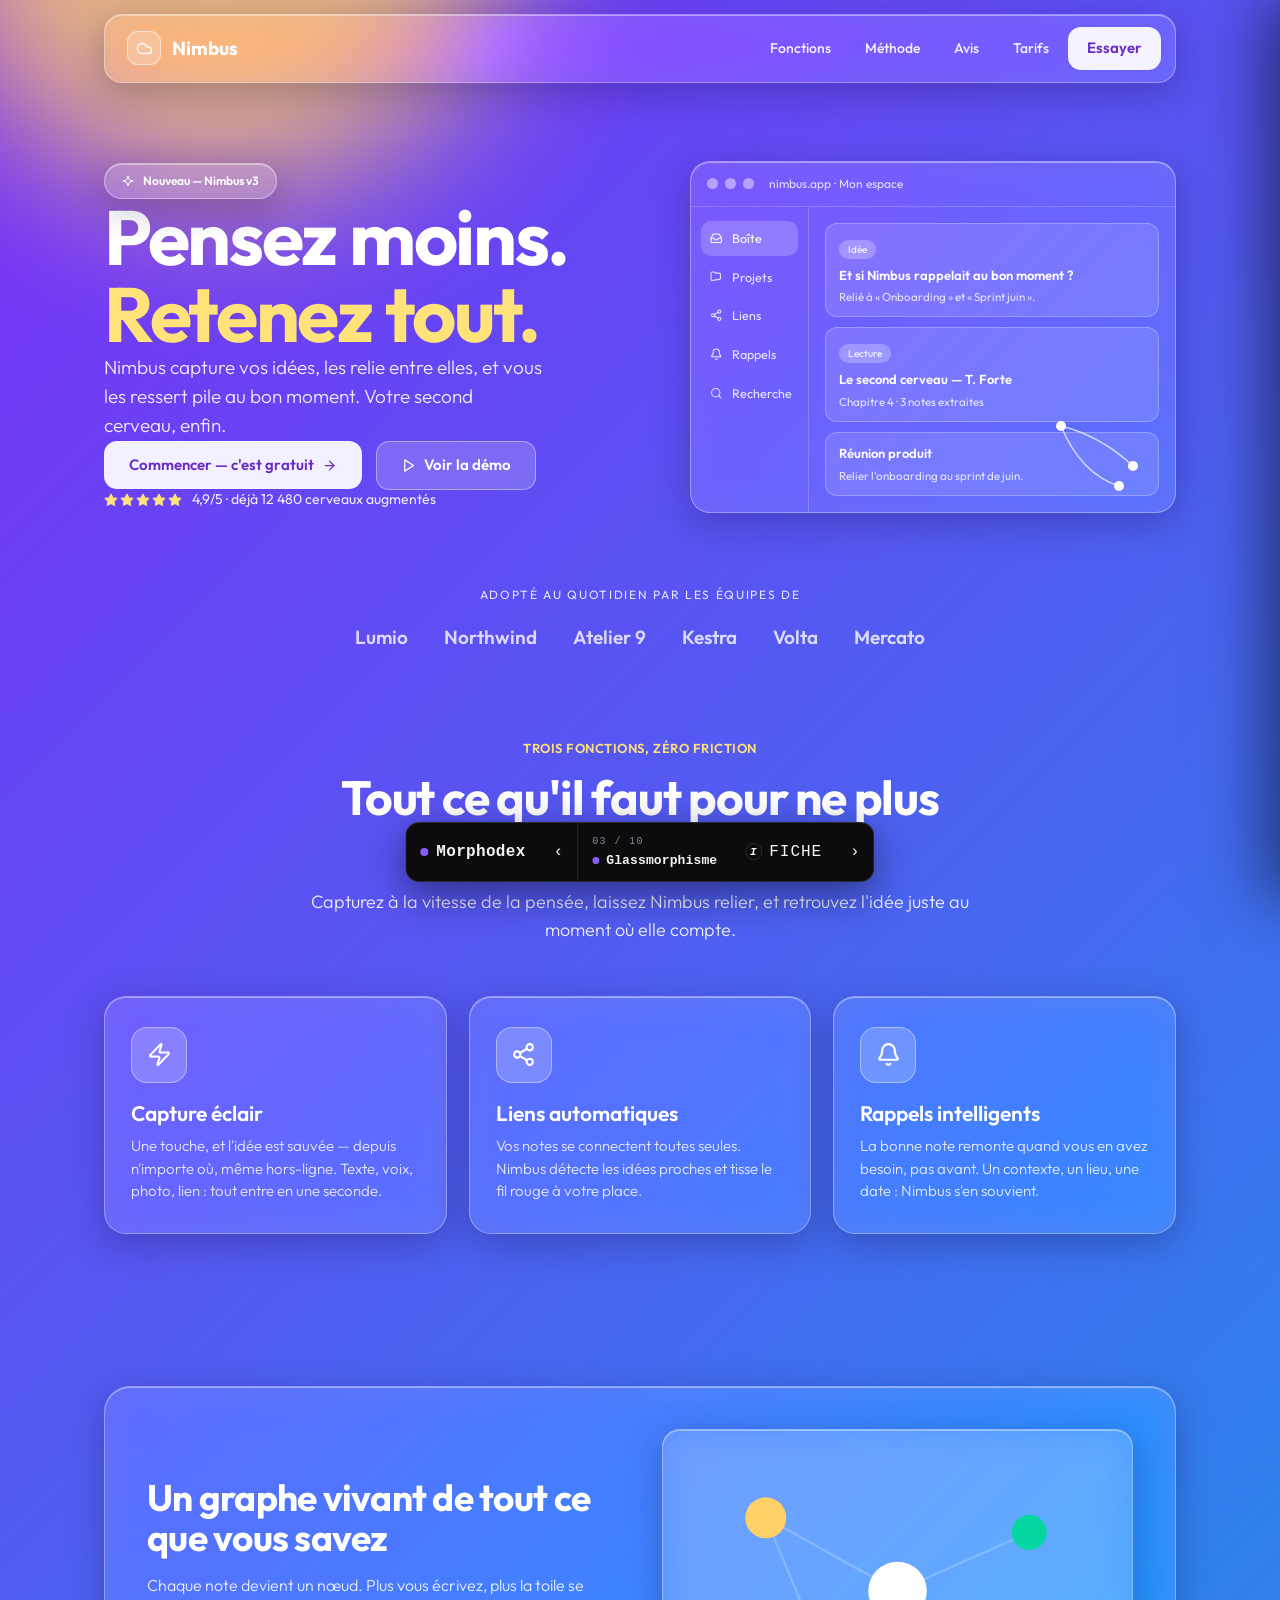
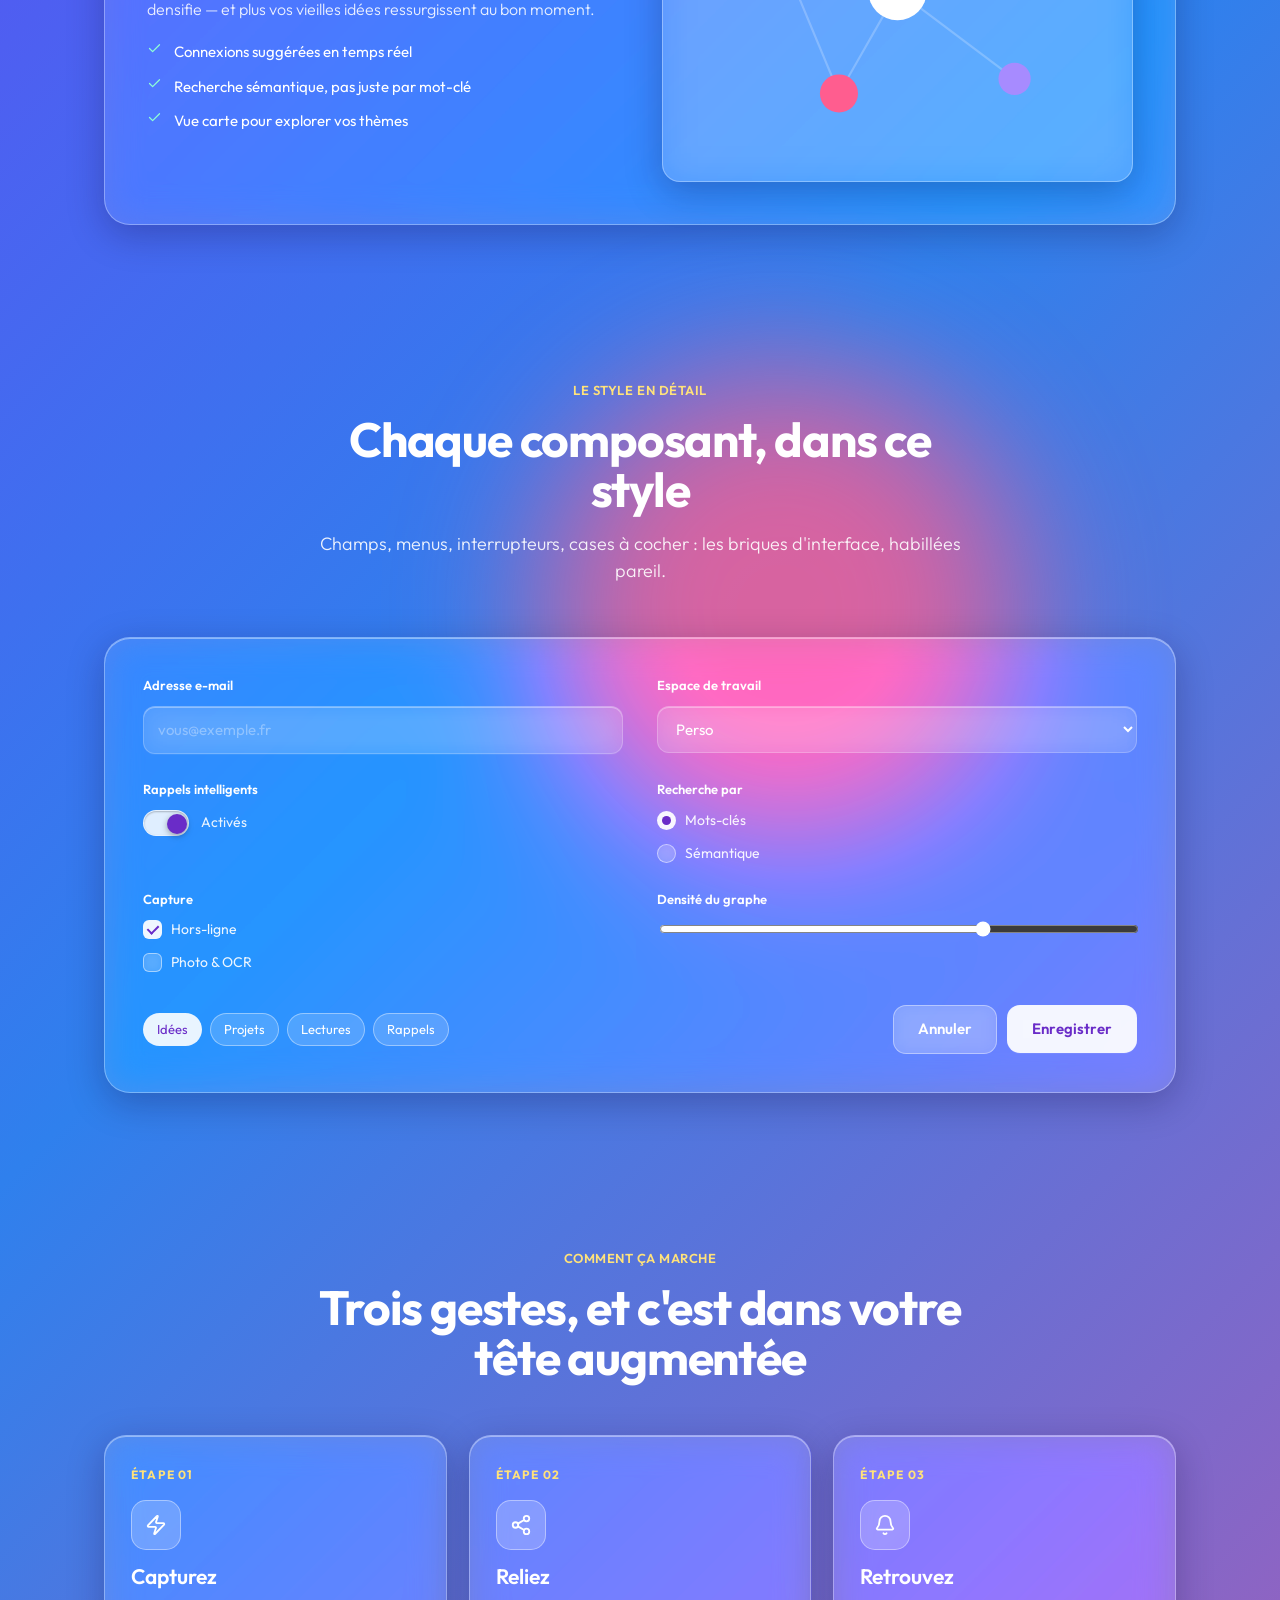
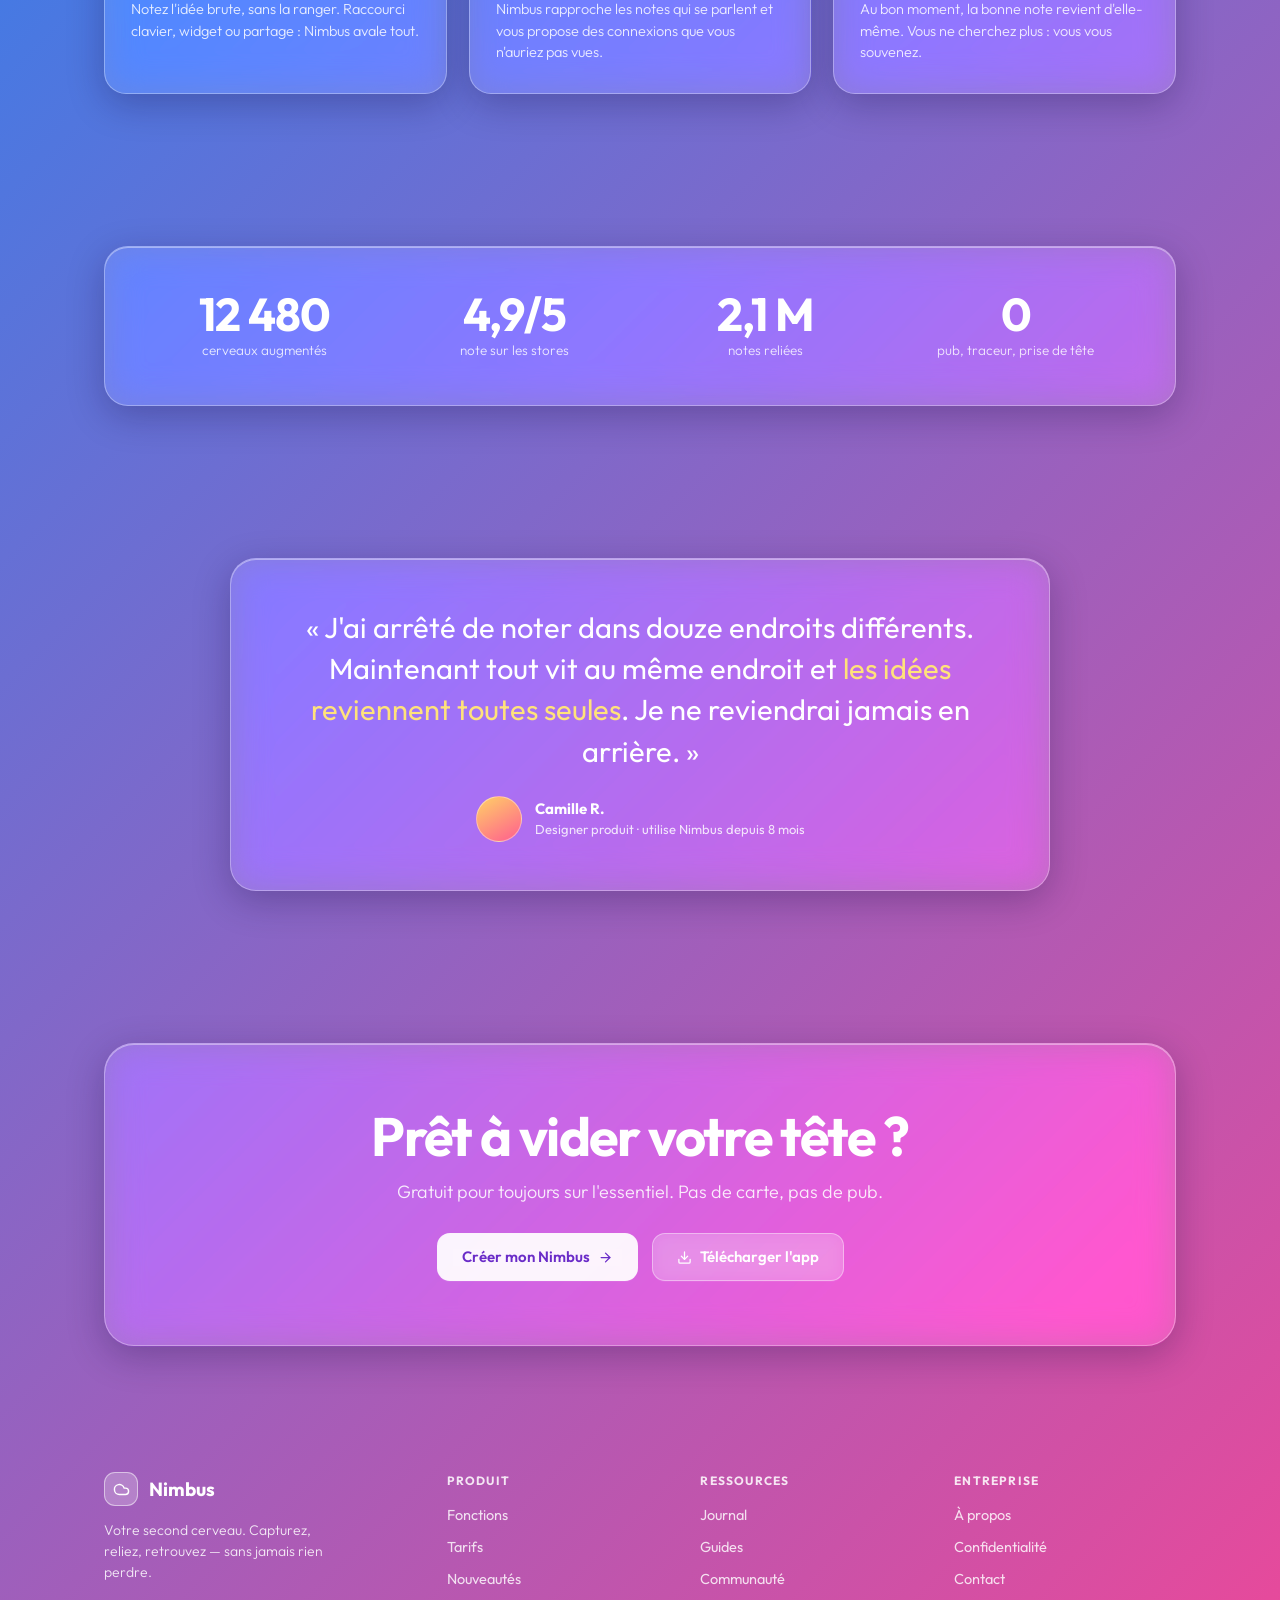
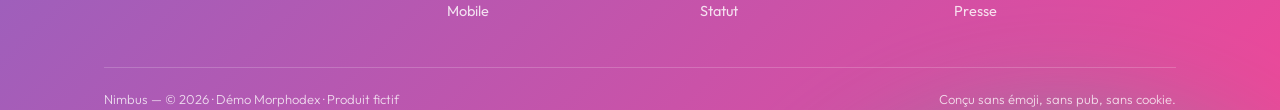
<file: styles/glassmorphisme.html>
<!DOCTYPE html>
<html lang="fr">
<head>
  <meta charset="UTF-8" />
  <meta name="viewport" content="width=device-width, initial-scale=1.0" />
  <title>Nimbus · Glassmorphisme — Morphodex</title>
  <link rel="stylesheet" href="../assets/landing-base.css?v=015" />
  <link rel="stylesheet" href="../assets/hud.css?v=015" />
  <link rel="preconnect" href="https://fonts.googleapis.com" />
  <link href="https://fonts.googleapis.com/css2?family=Outfit:wght@300;400;500;600;700&display=swap" rel="stylesheet" />
  <style>
    /* ====== PEAU : GLASSMORPHISME ======
       Panneaux de verre dépoli (backdrop-blur) sur un fond
       multicolore qui transparaît. Bordure claire = bord du verre. */
    :root { --line: rgba(255,255,255,.3); }
    body { font-family: "Outfit", system-ui, sans-serif; color: #fff; background: #6a3bd6; }

    .bg { background: linear-gradient(135deg, #7b2ff7 0%, #2f80ed 45%, #ec4899 100%); }
    .bg span { border-radius: 50%; filter: blur(75px); opacity: .8; }
    .bg-1 { width: 46vw; height: 46vw; background: #ffd166; top: -8%; left: -6%; }
    .bg-2 { width: 42vw; height: 42vw; background: #06d6a0; bottom: -12%; right: -4%; top: auto; }
    .bg-3 { width: 38vw; height: 38vw; background: #ff5d8f; top: 40%; left: 42%; }

    .surface { background: rgba(255,255,255,.13); -webkit-backdrop-filter: blur(18px) saturate(160%); backdrop-filter: blur(18px) saturate(160%); border: 1px solid rgba(255,255,255,.32); box-shadow: 0 10px 36px rgba(20,10,60,.28), inset 0 1px 0 rgba(255,255,255,.4); }

    .nav { padding: 12px 14px 12px 22px; border-radius: 18px; }
    .brand { font-weight: 700; font-size: 19px; }
    .brand-logo { width: 34px; height: 34px; border-radius: 11px; font-size: 17px; background: rgba(255,255,255,.22); border: 1px solid rgba(255,255,255,.5); }
    .nav-links a { color: rgba(255,255,255,.92); font-size: 14px; font-weight: 500; padding: 8px 15px; border-radius: 11px; }
    .nav-links a:hover { background: rgba(255,255,255,.16); }

    .btn { font-weight: 600; font-size: 15px; color: #fff; padding: 12px 24px; border-radius: 13px; background: rgba(255,255,255,.18); border: 1px solid rgba(255,255,255,.4); -webkit-backdrop-filter: blur(8px); backdrop-filter: blur(8px); transition: background .15s, transform .15s; }
    .btn:hover { background: rgba(255,255,255,.28); transform: translateY(-1px); }
    .btn-primary { background: rgba(255,255,255,.92); color: #6a2cc8; border-color: transparent; }
    .btn-primary:hover { background: #fff; }
    .nav-cta { padding: 9px 18px; }

    .eyebrow { font-size: 12px; font-weight: 600; padding: 8px 17px; border-radius: 999px; background: rgba(255,255,255,.16); border: 1px solid rgba(255,255,255,.4); -webkit-backdrop-filter: blur(8px); backdrop-filter: blur(8px); }
    .hero-title { font-weight: 700; }
    .accent { color: #ffe27a; }
    .hero-sub, .section-sub { color: rgba(255,255,255,.9); font-weight: 300; }
    .hero-trust { color: rgba(255,255,255,.9); font-size: 14px; }
    .stars .ic { fill: #ffe27a; stroke: #ffe27a; }

    .appwin { border-radius: 20px; }
    .appbar { border-bottom: 1px solid rgba(255,255,255,.2); }
    .appbar-dot { background: rgba(255,255,255,.45); }
    .app-addr { font-size: 12px; color: rgba(255,255,255,.8); }
    .app-side { border-right: 1px solid rgba(255,255,255,.2); }
    .app-side a { color: rgba(255,255,255,.85); font-size: 12.5px; border-radius: 10px; }
    .app-side a.on { background: rgba(255,255,255,.2); color: #fff; }
    .app-note { background: rgba(255,255,255,.12); border: 1px solid rgba(255,255,255,.26); border-radius: 12px; }
    .app-note[data-tag]::before { content: attr(data-tag); display: inline-block; font-size: 10px; padding: 2px 9px; border-radius: 999px; background: rgba(255,255,255,.25); margin-bottom: 7px; }
    .app-note-title { font-size: 13px; font-weight: 600; margin-bottom: 3px; }
    .app-note-text { font-size: 11.5px; color: rgba(255,255,255,.82); }
    .app-graph .edge { stroke: rgba(255,255,255,.7); opacity: 1; } .app-graph .node { fill: #fff; }

    .trustbar-label { color: rgba(255,255,255,.85); font-size: 12px; letter-spacing: .14em; text-transform: uppercase; }
    .trust-logos b { color: rgba(255,255,255,.78); font-size: 19px; font-weight: 600; }

    .section-kicker { color: #ffe27a; font-weight: 600; }
    .section-title { font-weight: 700; }

    .feature { border-radius: 22px; padding: 30px 26px; }
    .feature-icon { width: 56px; height: 56px; border-radius: 16px; font-size: 25px; margin-bottom: 18px; background: rgba(255,255,255,.2); border: 1px solid rgba(255,255,255,.4); }
    .feature-title { font-weight: 600; margin-bottom: 9px; }
    .feature-text { font-size: 15px; color: rgba(255,255,255,.85); font-weight: 300; }

    .spotlight { border-radius: 26px; padding: 42px; }
    .spotlight-title { font-weight: 700; margin-bottom: 14px; }
    .spotlight-text { color: rgba(255,255,255,.88); font-weight: 300; margin-bottom: 20px; font-size: 16px; }
    .checks li { font-size: 15px; } .checks .ic { color: #8effd6; }
    .spotlight-visual { border-radius: 18px; }
    .spotlight-visual .edge { stroke: rgba(255,255,255,.55); }
    .node-a { fill: #ffd166; } .node-b { fill: #fff; } .node-c { fill: #06d6a0; } .node-d { fill: #ff5d8f; } .node-e { fill: #a78bff; }

    .step { border-radius: 22px; padding: 30px 26px; }
    .step-num { font-size: 12px; font-weight: 700; letter-spacing: .1em; color: #ffe27a; }
    .step-icon { width: 50px; height: 50px; border-radius: 15px; font-size: 22px; margin: 16px 0 14px; background: rgba(255,255,255,.2); border: 1px solid rgba(255,255,255,.4); }
    .step-title { font-weight: 600; margin-bottom: 9px; }
    .step-text { font-size: 14.5px; color: rgba(255,255,255,.85); font-weight: 300; }

    .stats { border-radius: 24px; padding: 44px; }
    .stat-num { font-weight: 700; }
    .stat-label { font-size: 13.5px; color: rgba(255,255,255,.82); font-weight: 300; }

    .quote { border-radius: 26px; padding: 48px; }
    .quote-text { font-weight: 400; }
    .quote-text .accent { color: #ffe27a; }
    .quote-avatar { background: linear-gradient(150deg, #ffd166, #ff5d8f); border: 1px solid rgba(255,255,255,.4); }
    .quote-name { font-size: 15px; } .quote-role { font-size: 13px; color: rgba(255,255,255,.82); }

    .cta { border-radius: 30px; padding: 64px 30px; }
    .cta-title { font-weight: 700; margin-bottom: 14px; }
    .cta-text { font-size: 18px; color: rgba(255,255,255,.88); font-weight: 300; margin-bottom: 28px; }

    .site-footer { margin-top: 50px; }
    .foot-brand .brand { margin-bottom: 14px; }
    .foot-tagline { color: rgba(255,255,255,.85); font-weight: 300; font-size: 14px; max-width: 240px; }
    .foot-col h6 { color: rgba(255,255,255,.85); font-size: 12px; letter-spacing: .1em; text-transform: uppercase; margin-bottom: 14px; }
    .foot-col a { color: rgba(255,255,255,.82); font-size: 14.5px; margin-bottom: 10px; }
    .foot-col a:hover { color: #fff; }
    .foot-bottom { color: rgba(255,255,255,.78); font-size: 13px; font-weight: 300; margin-top: 36px; padding-top: 22px; border-top: 1px solid rgba(255,255,255,.18); }

    /* Composants — verre dépoli (rim + ring focus) */
    .kit { border-radius: 26px; }
    .field-label { color: #fff; }
    .input, .select { background: rgba(255,255,255,.10); -webkit-backdrop-filter: blur(12px) saturate(160%); backdrop-filter: blur(12px) saturate(160%); border: 1px solid rgba(255,255,255,.22); border-radius: 12px; color: #fff; box-shadow: inset 0 1px 0 rgba(255,255,255,.35); }
    .input::placeholder { color: rgba(255,255,255,.55); }
    .select option { color: #333; }
    .input:focus, .select:focus { background: rgba(255,255,255,.16); border-color: rgba(255,255,255,.5); box-shadow: inset 0 1px 0 rgba(255,255,255,.45), 0 0 0 3px rgba(255,255,255,.14); }
    .switch-track { background: rgba(255,255,255,.14); border: 1px solid rgba(255,255,255,.25); box-shadow: inset 0 1px 2px rgba(0,0,0,.25); }
    .switch input:checked ~ .switch-track { background: rgba(255,255,255,.85); }
    .switch-thumb { background: rgba(255,255,255,.92); box-shadow: 0 2px 6px rgba(0,0,0,.35); }
    .switch input:checked ~ .switch-track .switch-thumb { background: #6a2cc8; }
    .switch-state { color: rgba(255,255,255,.9); }
    .choice { color: rgba(255,255,255,.92); }
    .kit-grid input[type=checkbox], .kit-grid input[type=radio], .range { accent-color: #fff; }
    .chip { background: rgba(255,255,255,.16); border: 1px solid rgba(255,255,255,.4); color: #fff; }
    .chip-on { background: rgba(255,255,255,.9); color: #6a2cc8; border-color: transparent; }
    /* Cases & radios custom */
    .choice input[type=checkbox], .choice input[type=radio] { -webkit-appearance:none; appearance:none; margin:0; width:19px; height:19px; flex:none; position:relative; cursor:pointer; border:1px solid rgba(255,255,255,.5); background:rgba(255,255,255,.12); border-radius:6px; -webkit-backdrop-filter:blur(4px); backdrop-filter:blur(4px); }
    .choice input[type=radio] { border-radius:50%; }
    .choice input[type=checkbox]:checked, .choice input[type=radio]:checked { background:rgba(255,255,255,.92); border-color:transparent; }
    .choice input[type=checkbox]:checked::after { content:""; position:absolute; left:50%; top:47%; width:5px; height:9px; border:solid #6a2cc8; border-width:0 2px 2px 0; transform:translate(-50%,-55%) rotate(45deg); }
    .choice input[type=radio]:checked::after { content:""; position:absolute; inset:4px; border-radius:50%; background:#6a2cc8; }
  </style>
  <script defer src="https://uuu.my-monkey.fr/u.js" data-website-id="6c86cae6-7768-440f-84f7-309411fe825c" data-domains="morphodex.my-monkey.fr"></script>
</head>
<body data-style="glassmorphisme">
  <script src="../assets/landing.js?v=015"></script>
  <script src="../assets/styles-data.js?v=015"></script>
  <script src="../assets/hud.js?v=015"></script>
</body>
</html>
</file>
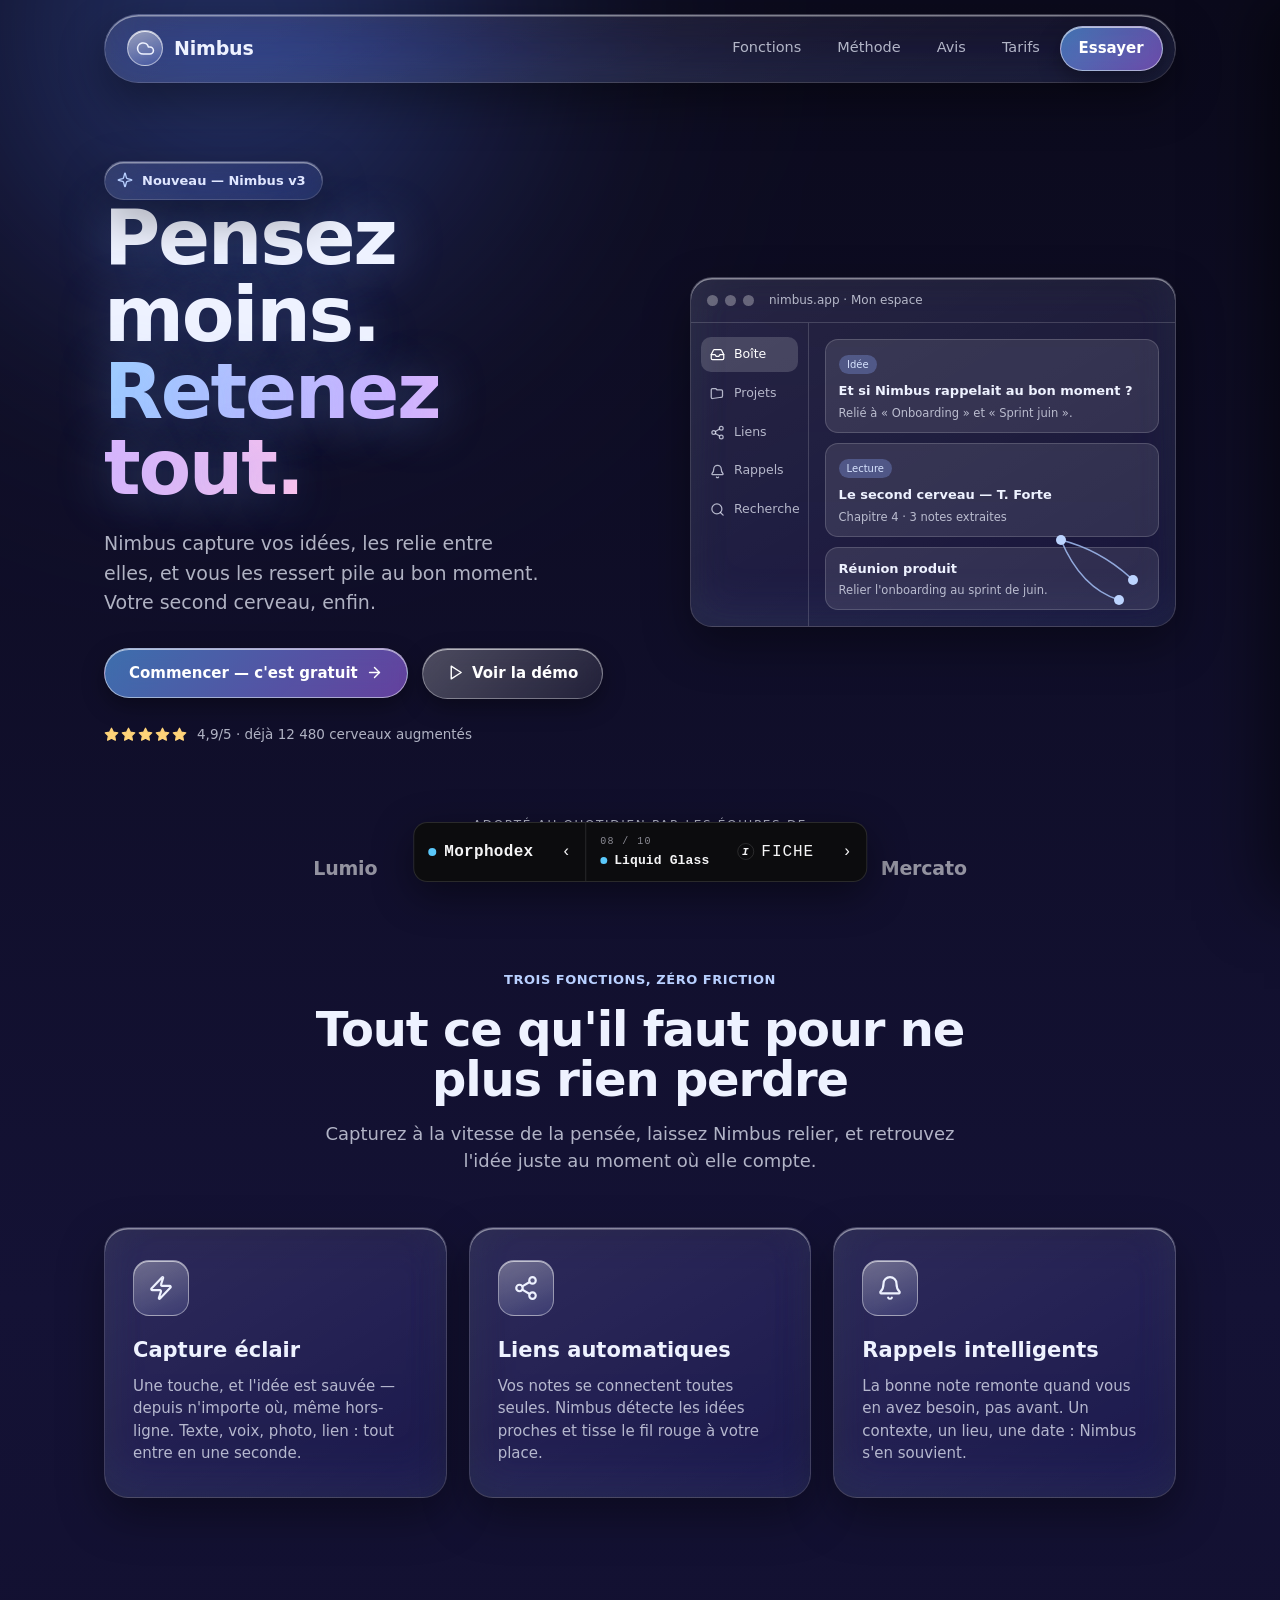
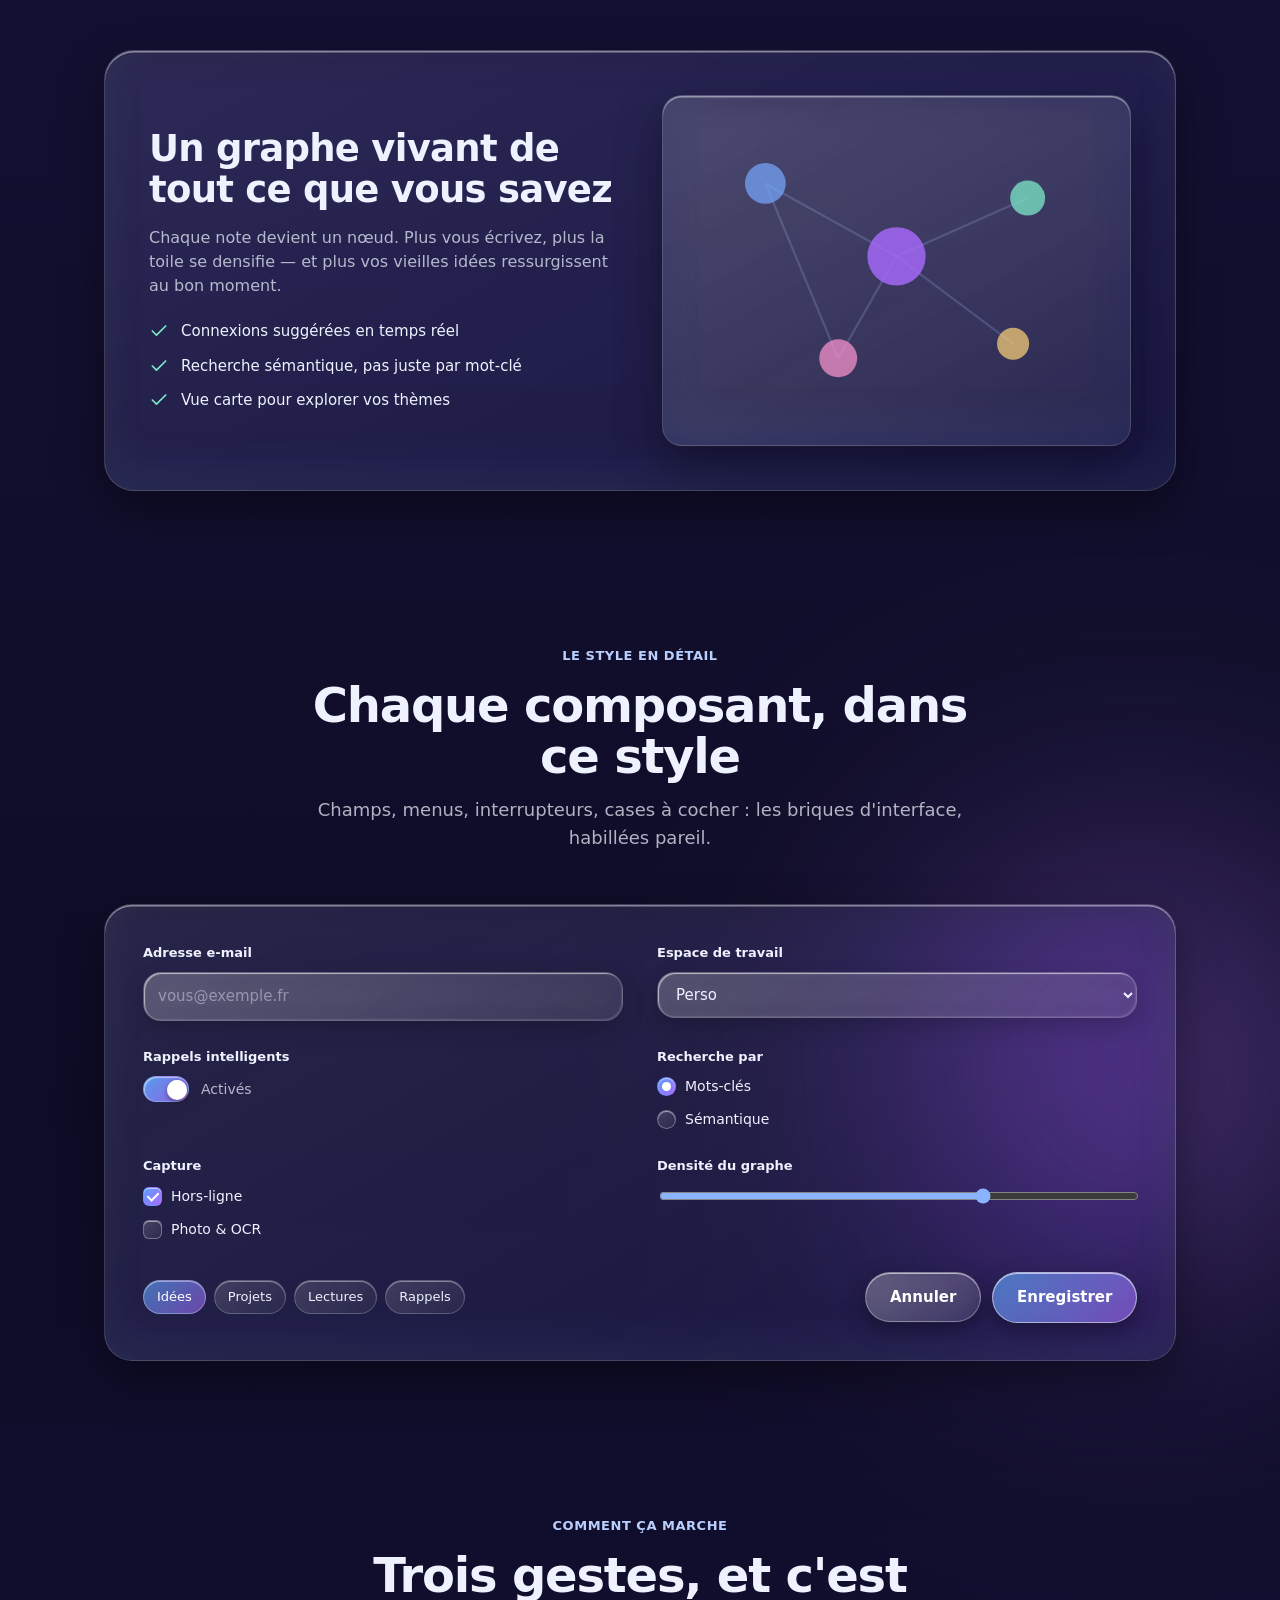
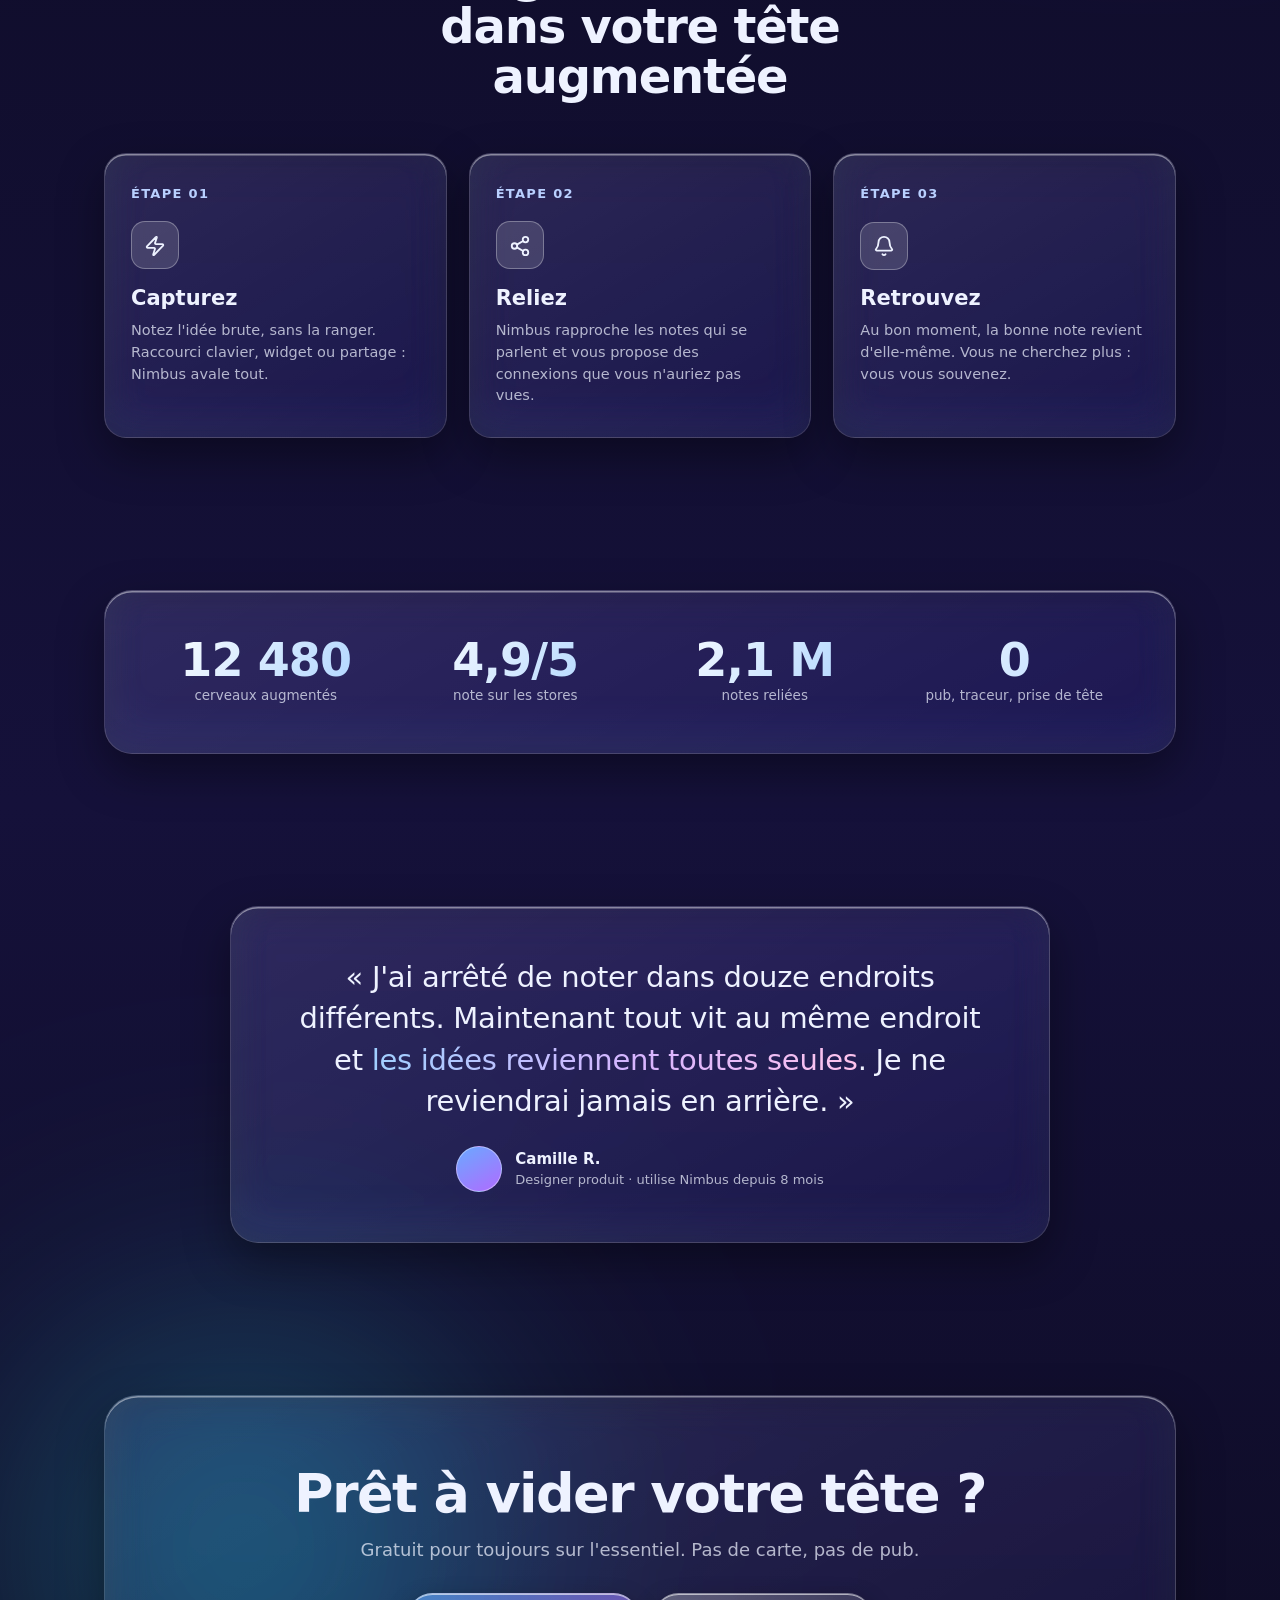
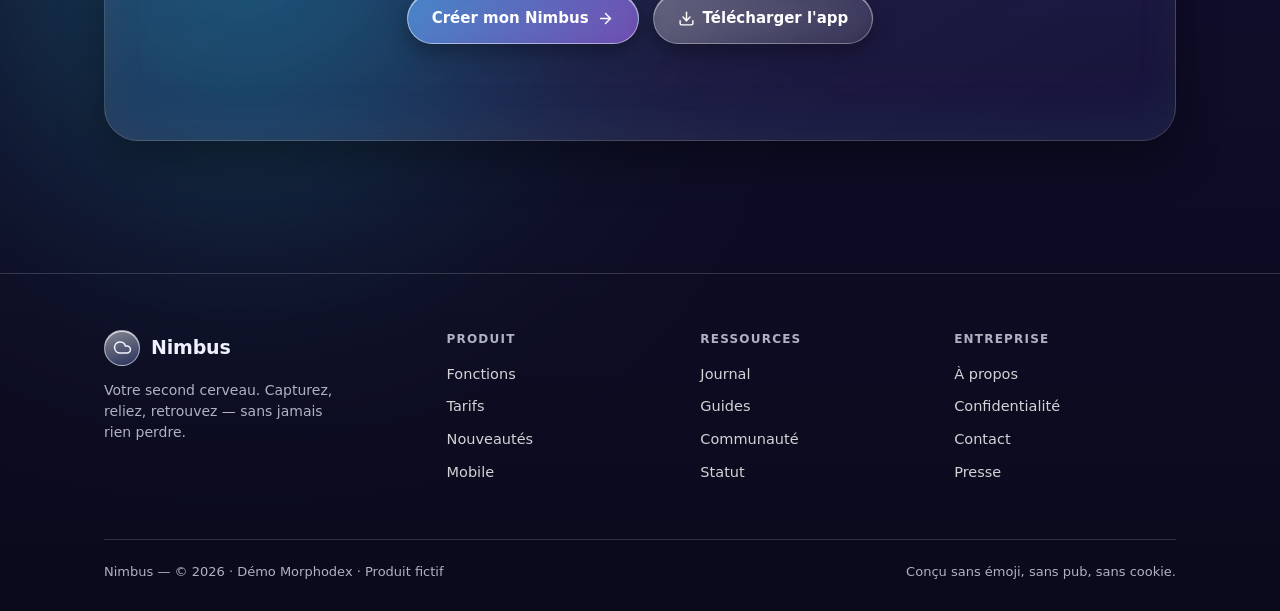
<file: styles/liquid-glass.html>
<!DOCTYPE html>
<html lang="fr">
<head>
  <meta charset="UTF-8" />
  <meta name="viewport" content="width=device-width, initial-scale=1.0" />
  <title>Nimbus · Liquid Glass — Morphodex</title>
  <link rel="stylesheet" href="../assets/landing-base.css?v=015" />
  <link rel="stylesheet" href="../assets/hud.css?v=015" />
  <style>
    /* ====== PEAU : LIQUID GLASS (Apple, 2025) ======
       Verre dépoli posé sur un fond coloré qui coule en continu.
       Liseré lumineux, halos lents — rien ne clignote. */
    :root { --txt: #eef2ff; --dim: rgba(238,242,255,.72); --line: rgba(255,255,255,.16); }
    html { scroll-behavior: smooth; }
    body { font-family: -apple-system, BlinkMacSystemFont, "SF Pro Display", system-ui, sans-serif; color: var(--txt); background: #0b0a1c; }

    /* Fond vivant continu sur toute la hauteur */
    .bg { background: linear-gradient(180deg, #0b0a1c 0%, #141235 24%, #0e0c26 50%, #15113a 74%, #0b0a1c 100%); }
    .bg span { border-radius: 50%; filter: blur(120px); opacity: .44; mix-blend-mode: screen; }
    .bg-1 { width: 72vw; height: 72vw; background: radial-gradient(circle, #4f7bff, transparent 60%); top: -8%; left: -18%; animation: drift1 64s ease-in-out infinite; }
    .bg-2 { width: 62vw; height: 62vw; background: radial-gradient(circle, #b06bff, transparent 60%); top: 42%; right: -20%; animation: drift2 78s ease-in-out infinite; }
    .bg-3 { width: 66vw; height: 66vw; background: radial-gradient(circle, #18b8c8, transparent 60%); top: 80%; left: -14%; animation: drift1 70s ease-in-out infinite reverse; }
    @keyframes drift1 { 50% { transform: translate(7vw, 4vh) scale(1.07); } }
    @keyframes drift2 { 50% { transform: translate(-6vw, 5vh) scale(1.05); } }

    /* Matériau verre */
    .surface {
      position: relative;
      background: linear-gradient(150deg, rgba(255,255,255,.11), rgba(255,255,255,.035));
      -webkit-backdrop-filter: blur(20px) saturate(150%) brightness(1.03);
      backdrop-filter: blur(20px) saturate(150%) brightness(1.03);
      border: 1px solid rgba(255,255,255,.16);
      box-shadow: inset 0 1.5px 0 rgba(255,255,255,.45), inset 0 -22px 44px rgba(120,170,255,.08), 0 18px 46px rgba(0,0,0,.38);
    }

    .nav { padding: 11px 12px 11px 22px; border-radius: 999px; }
    .brand { font-weight: 600; font-size: 19px; letter-spacing: -.01em; }
    .brand-logo { width: 36px; height: 36px; border-radius: 50%; font-size: 19px; background: linear-gradient(160deg, rgba(255,255,255,.5), rgba(120,150,255,.25)); border: 1px solid rgba(255,255,255,.5); box-shadow: inset 0 1px 0 rgba(255,255,255,.8); }
    .nav-links a { color: var(--dim); font-size: 14.5px; font-weight: 500; padding: 9px 16px; border-radius: 999px; transition: color .15s, background .15s; }
    .nav-links a:hover { color: #fff; background: rgba(255,255,255,.12); }

    .btn { font-weight: 600; font-size: 15px; color: #fff; padding: 13px 24px; border-radius: 999px; border: 1px solid rgba(255,255,255,.32); background: linear-gradient(135deg, rgba(255,255,255,.26), rgba(255,255,255,.08)); -webkit-backdrop-filter: blur(10px); backdrop-filter: blur(10px); box-shadow: inset 0 1px 0 rgba(255,255,255,.6), 0 8px 22px rgba(0,0,0,.35); transition: transform .15s; }
    .btn:hover { transform: translateY(-2px); }
    .btn-primary { background: linear-gradient(135deg, rgba(90,170,255,.62), rgba(170,107,255,.55)); border-color: rgba(255,255,255,.5); }
    .nav-cta { padding: 10px 18px; }
    .btn .ic { font-size: 17px; }

    .eyebrow { font-size: 13px; font-weight: 600; padding: 9px 16px 9px 12px; border-radius: 999px; color: #dfe6ff; }
    .eyebrow .ic { font-size: 16px; color: #b9d0ff; }
    .hero-title { font-weight: 600; margin-bottom: 22px; text-shadow: 0 4px 50px rgba(120,170,255,.35); }
    .accent { background: linear-gradient(110deg, #9fd0ff, #d7b4ff 55%, #ffc4ec); -webkit-background-clip: text; background-clip: text; -webkit-text-fill-color: transparent; }
    .hero-sub { color: var(--dim); margin-bottom: 30px; }
    .hero-actions { margin-bottom: 26px; }
    .hero-trust { font-size: 13.5px; color: var(--dim); }
    .stars .ic { font-size: 15px; fill: #ffd479; stroke: #ffd479; }

    .appwin { border-radius: 22px; }
    .appbar { border-bottom: 1px solid var(--line); }
    .appbar-dot { background: rgba(255,255,255,.3); }
    .app-addr { font-size: 12px; color: var(--dim); }
    .app-side { border-right: 1px solid var(--line); }
    .app-side a { border-radius: 10px; font-size: 12.5px; color: var(--dim); }
    .app-side a.on { background: rgba(255,255,255,.16); color: #fff; }
    .app-side a .ic { font-size: 15px; }
    .app-note { background: rgba(255,255,255,.1); border: 1px solid var(--line); border-radius: 13px; padding: 11px 13px; }
    .app-note[data-tag]::before { content: attr(data-tag); display: inline-block; font-size: 10px; padding: 2px 8px; border-radius: 999px; background: rgba(140,170,255,.3); color: #d8e4ff; margin-bottom: 7px; }
    .app-note-title { font-size: 13px; font-weight: 600; margin-bottom: 4px; }
    .app-note-text { font-size: 11.5px; color: var(--dim); line-height: 1.4; }
    .app-graph .edge { stroke: rgba(170,200,255,.8); opacity: 1; } .app-graph .node { fill: #bcd4ff; }

    .trustbar-label { font-size: 12px; letter-spacing: .14em; text-transform: uppercase; color: var(--dim); }
    .trust-logos b { font-size: 19px; font-weight: 600; letter-spacing: -.01em; color: rgba(255,255,255,.55); }

    .section-kicker { font-weight: 600; color: #b9d0ff; }
    .section-title { font-weight: 600; }
    .section-sub { color: var(--dim); }

    .feature { border-radius: 24px; padding: 32px 28px; }
    .feature-icon { width: 56px; height: 56px; border-radius: 16px; font-size: 26px; margin-bottom: 22px; background: linear-gradient(160deg, rgba(255,255,255,.32), rgba(150,170,255,.14)); border: 1px solid rgba(255,255,255,.4); box-shadow: inset 0 1px 0 rgba(255,255,255,.6); }
    .feature-title { font-weight: 600; margin-bottom: 11px; }
    .feature-text { font-size: 15px; color: var(--dim); }

    .spotlight { border-radius: 30px; padding: 44px; }
    .spotlight-title { font-weight: 600; margin-bottom: 16px; }
    .spotlight-text { font-size: 16px; color: var(--dim); margin-bottom: 22px; }
    .checks li { font-size: 15px; } .checks .ic { font-size: 20px; color: #7ee8c8; margin-top: 1px; }
    .spotlight-visual { border-radius: 20px; }
    .spotlight-visual .edge { stroke: rgba(170,200,255,.5); }
    .node-a { fill: rgba(120,170,255,.7); } .node-b { fill: rgba(170,107,255,.8); } .node-c { fill: rgba(126,232,200,.75); } .node-d { fill: rgba(255,150,210,.7); } .node-e { fill: rgba(255,212,121,.7); }

    .step { border-radius: 22px; padding: 30px 26px; }
    .step-num { font-size: 13px; font-weight: 700; letter-spacing: .1em; color: #b9d0ff; }
    .step-icon { width: 48px; height: 48px; border-radius: 14px; font-size: 22px; margin: 18px 0 16px; background: rgba(255,255,255,.14); border: 1px solid rgba(255,255,255,.3); }
    .step-title { font-weight: 600; margin-bottom: 9px; }
    .step-text { font-size: 14.5px; color: var(--dim); }

    .stats { border-radius: 28px; padding: 46px; }
    .stat-num { font-weight: 600; background: linear-gradient(120deg, #fff, #a9d2ff); -webkit-background-clip: text; background-clip: text; -webkit-text-fill-color: transparent; }
    .stat-label { font-size: 13.5px; color: var(--dim); }

    .quote { border-radius: 28px; padding: 50px; }
    .quote-text { font-weight: 500; letter-spacing: -.01em; }
    .quote-avatar { background: linear-gradient(150deg, #6aa9ff, #b06bff); border: 1px solid rgba(255,255,255,.4); }
    .quote-name { font-size: 15px; } .quote-role { font-size: 13px; color: var(--dim); }

    .cta { border-radius: 34px; padding: 70px 30px; }
    .cta-title { font-weight: 600; margin-bottom: 14px; }
    .cta-text { font-size: 18px; color: var(--dim); margin-bottom: 30px; }

    .site-footer { border-top: 1px solid var(--line); padding: 56px 0 30px; }
    .foot-brand .brand { margin-bottom: 14px; }
    .foot-tagline { font-size: 14px; color: var(--dim); max-width: 240px; }
    .foot-col h6 { font-size: 12px; letter-spacing: .1em; text-transform: uppercase; color: var(--dim); margin-bottom: 16px; }
    .foot-col a { color: rgba(255,255,255,.82); font-size: 14.5px; margin-bottom: 11px; }
    .foot-col a:hover { color: #fff; }
    .foot-bottom { margin-top: 44px; padding-top: 22px; border-top: 1px solid var(--line); font-size: 13px; color: var(--dim); }

    @media (prefers-reduced-motion: reduce) { .bg span { animation: none; } html { scroll-behavior: auto; } }

    /* Composants — Liquid Glass (specular asymétrique + lensing) */
    .kit { border-radius: 28px; }
    .field-label { color: var(--txt); }
    .input, .select { background: linear-gradient(135deg, rgba(255,255,255,.16), rgba(255,255,255,.04)); -webkit-backdrop-filter: blur(10px) saturate(180%) brightness(1.08); backdrop-filter: blur(10px) saturate(180%) brightness(1.08); border: 1px solid rgba(255,255,255,.18); border-radius: 18px; color: var(--txt); box-shadow: inset 1px 1px 1px rgba(255,255,255,.6), inset -1px -1px 1px rgba(255,255,255,.12), inset 0 0 14px rgba(255,255,255,.08), 0 8px 22px rgba(0,0,0,.2); }
    .input::placeholder { color: var(--dim); }
    .select option { color: #222; }
    .input:focus, .select:focus { border-color: rgba(159,208,255,.5); box-shadow: inset 1px 1px 2px rgba(255,255,255,.8), inset 0 0 18px rgba(255,255,255,.14), 0 0 0 4px rgba(159,208,255,.14), 0 10px 26px rgba(0,0,0,.24); }
    .switch-track { background: linear-gradient(rgba(255,255,255,.08), rgba(255,255,255,.16)); border: 1px solid rgba(255,255,255,.2); box-shadow: inset 0 1px 2px rgba(0,0,0,.25); }
    .switch input:checked ~ .switch-track { background: linear-gradient(135deg, rgba(90,170,255,.9), rgba(170,107,255,.85)); box-shadow: inset 1px 1px 1px rgba(255,255,255,.5); }
    .switch-thumb { background: #fff; box-shadow: inset 0 1px 1px rgba(255,255,255,.9), 0 2px 5px rgba(0,0,0,.4); }
    .switch-state { color: var(--dim); }
    .choice { color: var(--txt); }
    .kit-grid input[type=checkbox], .kit-grid input[type=radio], .range { accent-color: #8ab4ff; }
    .chip { background: linear-gradient(135deg, rgba(255,255,255,.14), rgba(255,255,255,.05)); border: 1px solid rgba(255,255,255,.2); color: var(--txt); box-shadow: inset 0 1px 0 rgba(255,255,255,.4); }
    .chip-on { background: linear-gradient(135deg, rgba(90,170,255,.6), rgba(170,107,255,.55)); border-color: rgba(255,255,255,.3); color: #fff; }
    /* Cases & radios custom */
    .choice input[type=checkbox], .choice input[type=radio] { -webkit-appearance:none; appearance:none; margin:0; width:19px; height:19px; flex:none; position:relative; cursor:pointer; border:1px solid rgba(255,255,255,.3); background:linear-gradient(135deg, rgba(255,255,255,.16), rgba(255,255,255,.05)); border-radius:6px; box-shadow:inset 0 1px 0 rgba(255,255,255,.5); }
    .choice input[type=radio] { border-radius:50%; }
    .choice input[type=checkbox]:checked, .choice input[type=radio]:checked { background:linear-gradient(135deg,#5aa0ff,#aa6bff); border-color:transparent; }
    .choice input[type=checkbox]:checked::after { content:""; position:absolute; left:50%; top:47%; width:5px; height:9px; border:solid #fff; border-width:0 2px 2px 0; transform:translate(-50%,-55%) rotate(45deg); }
    .choice input[type=radio]:checked::after { content:""; position:absolute; inset:4px; border-radius:50%; background:#fff; }
  </style>
  <script defer src="https://uuu.my-monkey.fr/u.js" data-website-id="6c86cae6-7768-440f-84f7-309411fe825c" data-domains="morphodex.my-monkey.fr"></script>
</head>
<body data-style="liquid-glass">
  <script src="../assets/landing.js?v=015"></script>
  <script src="../assets/styles-data.js?v=015"></script>
  <script src="../assets/hud.js?v=015"></script>
</body>
</html>
</file>
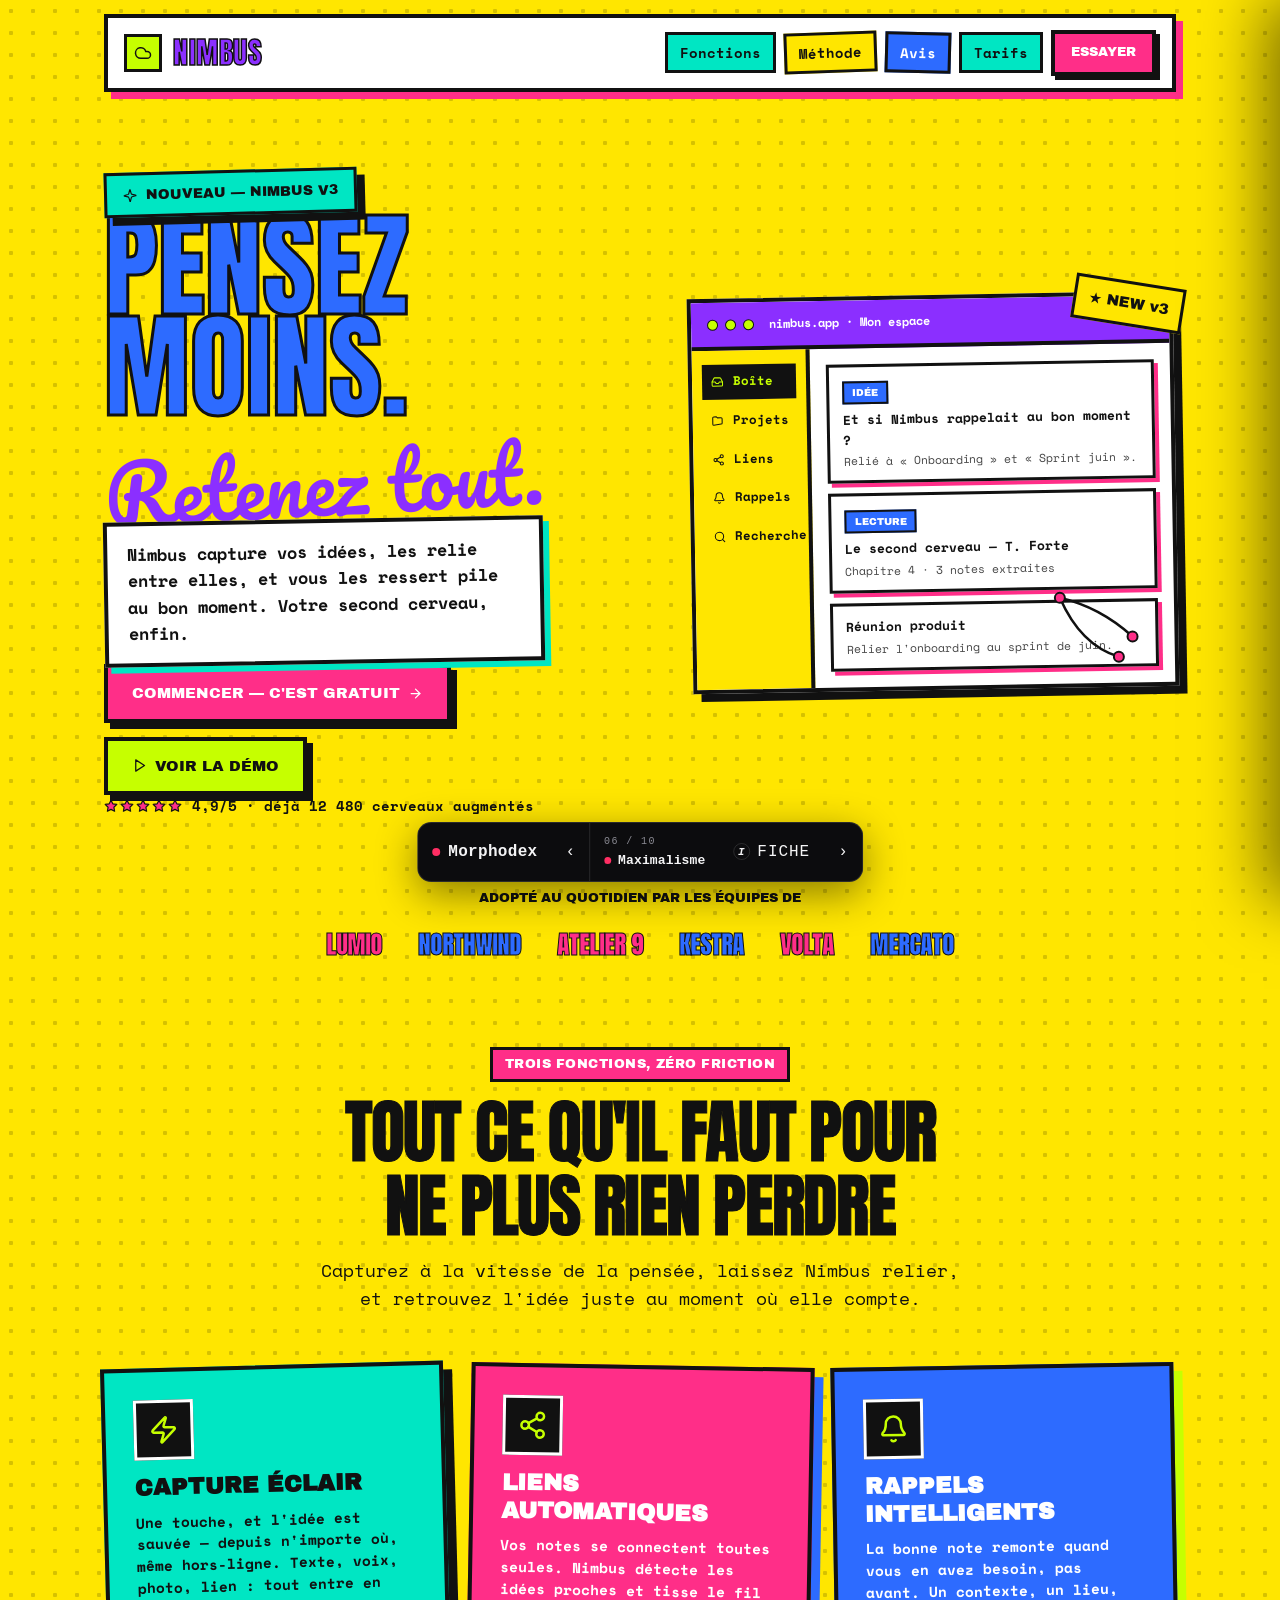
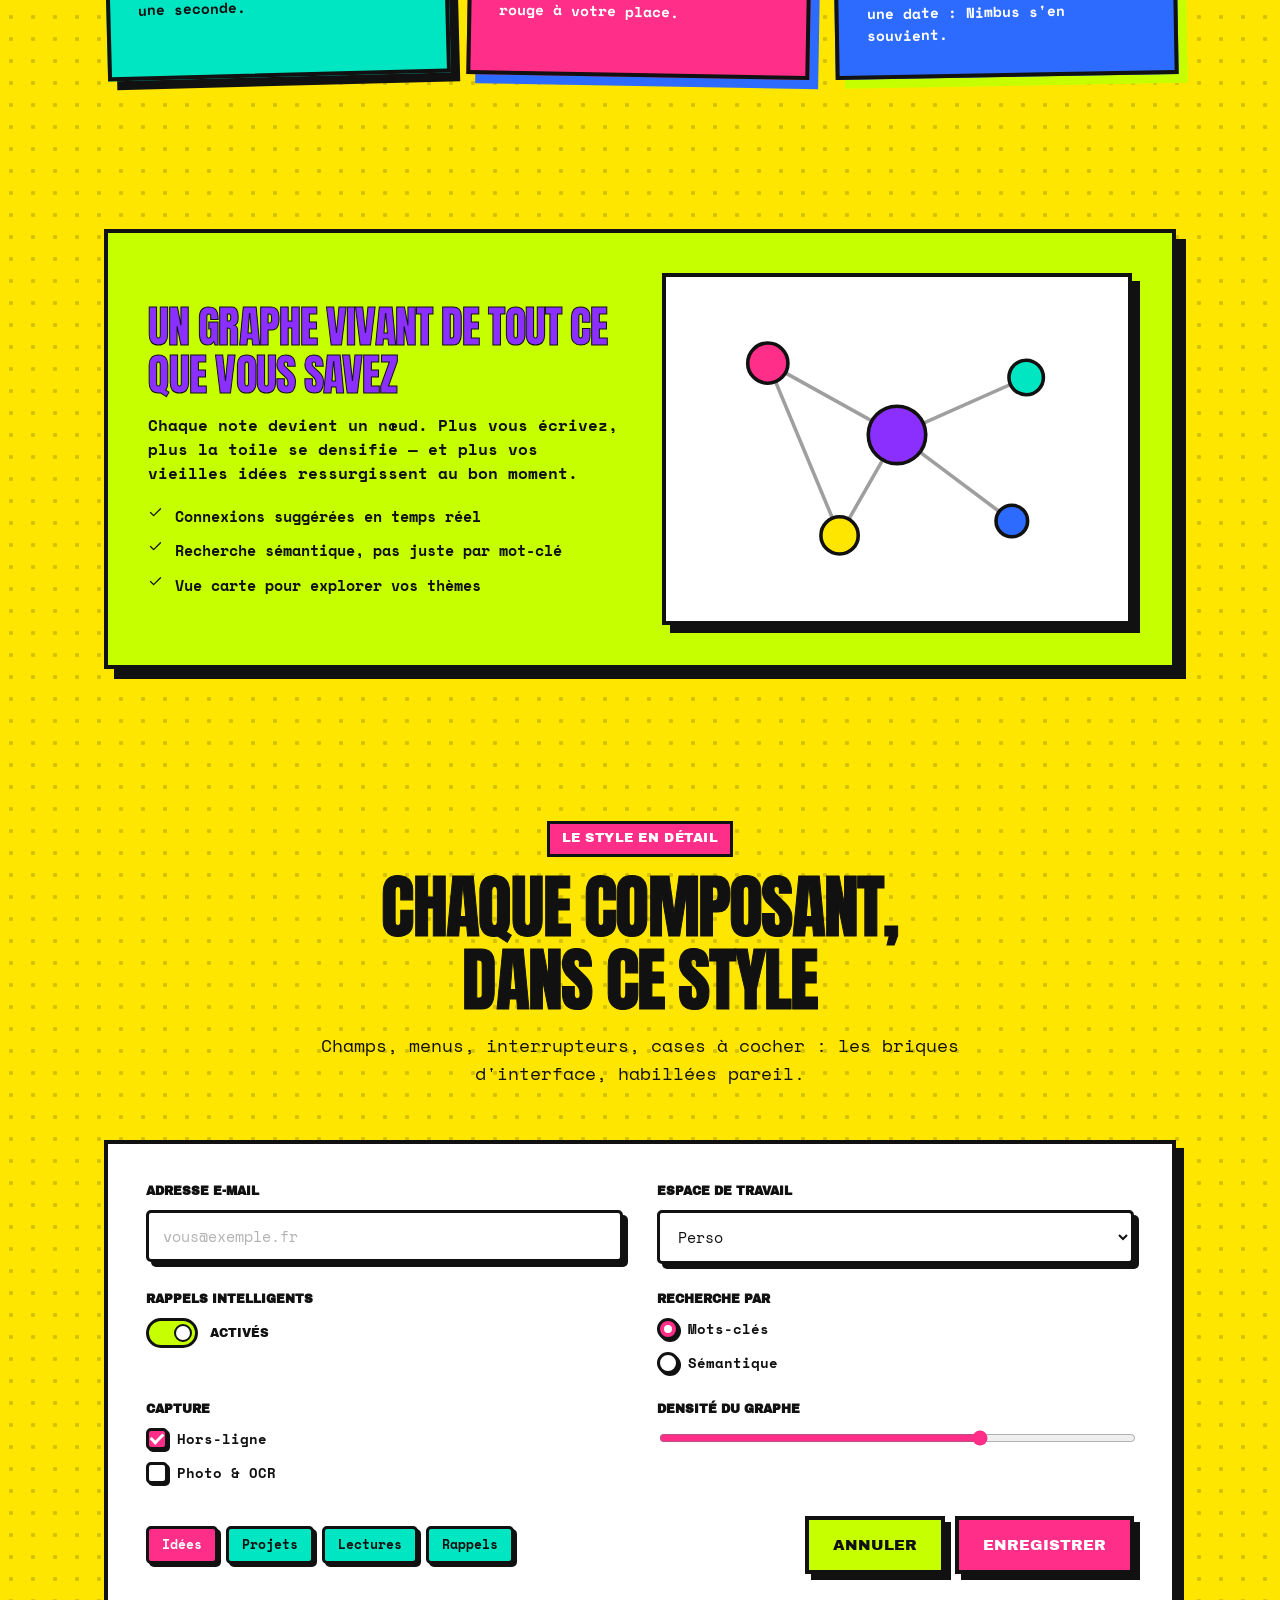
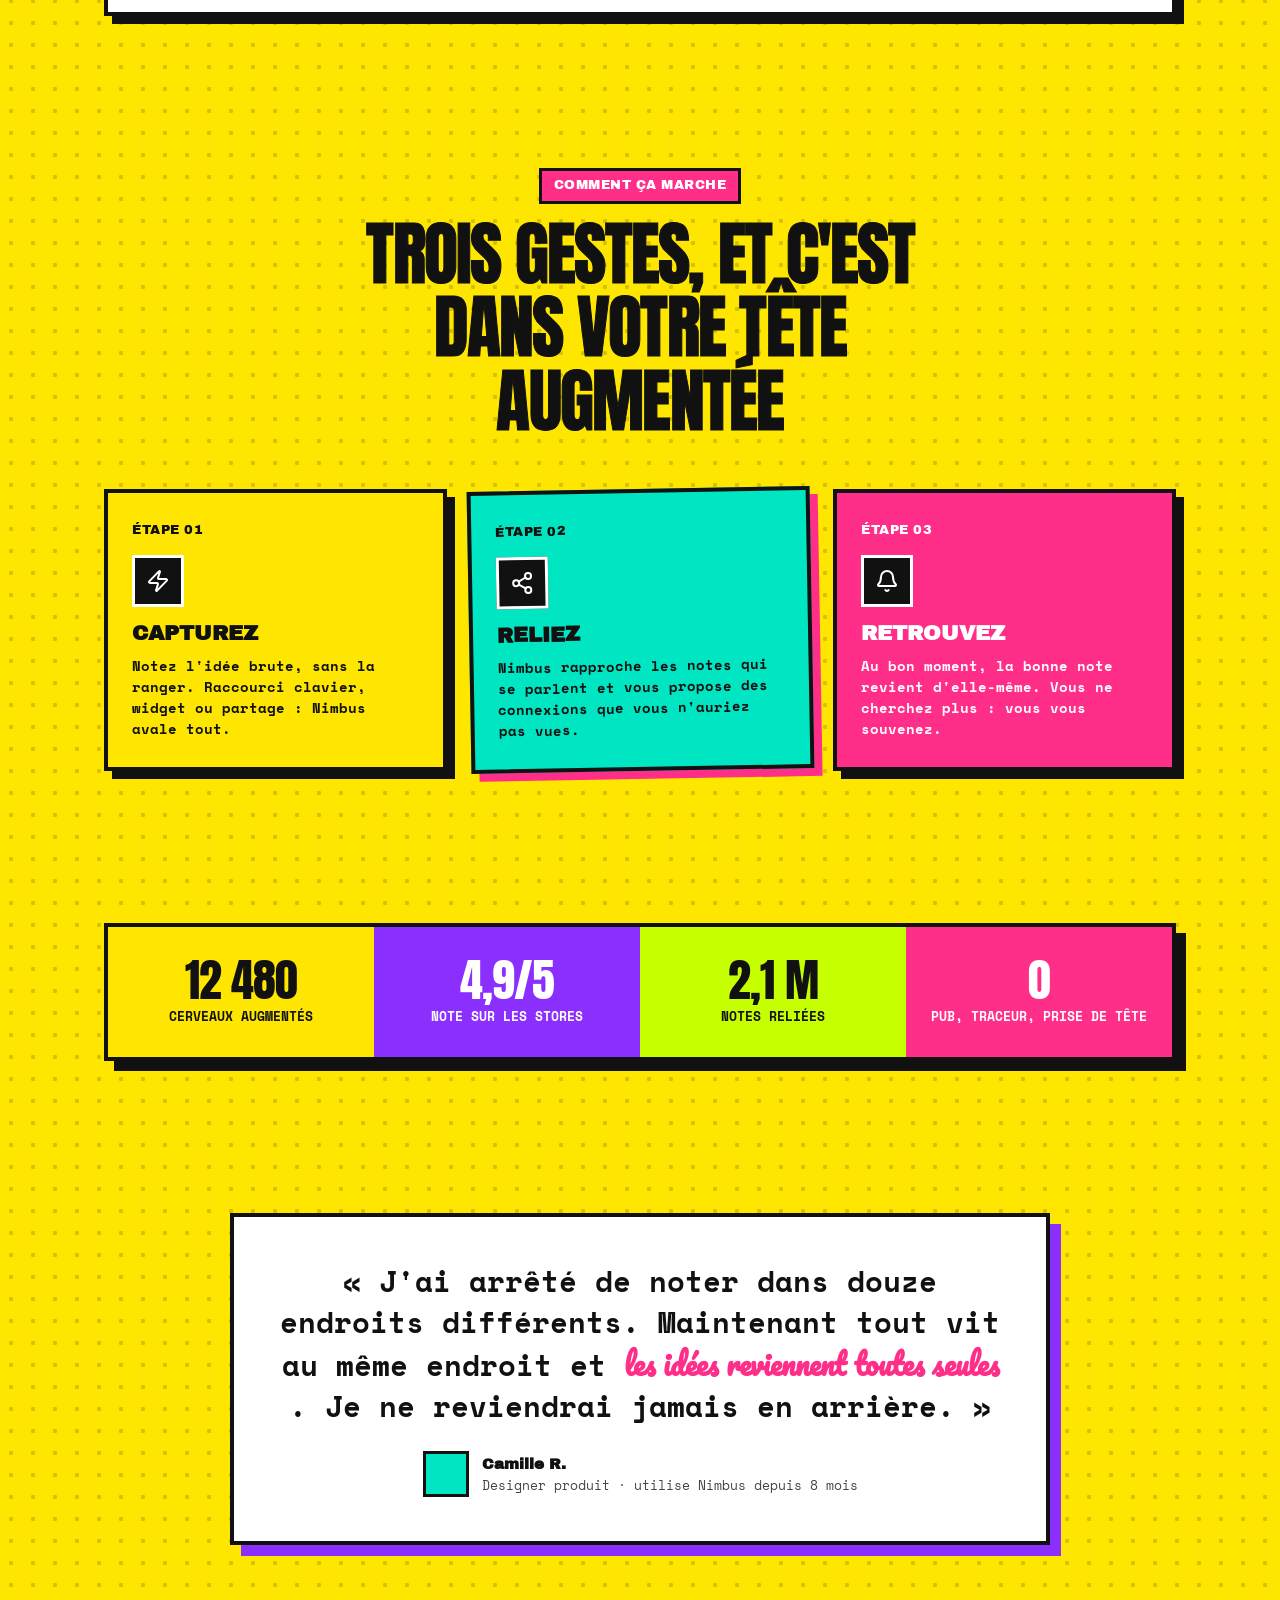
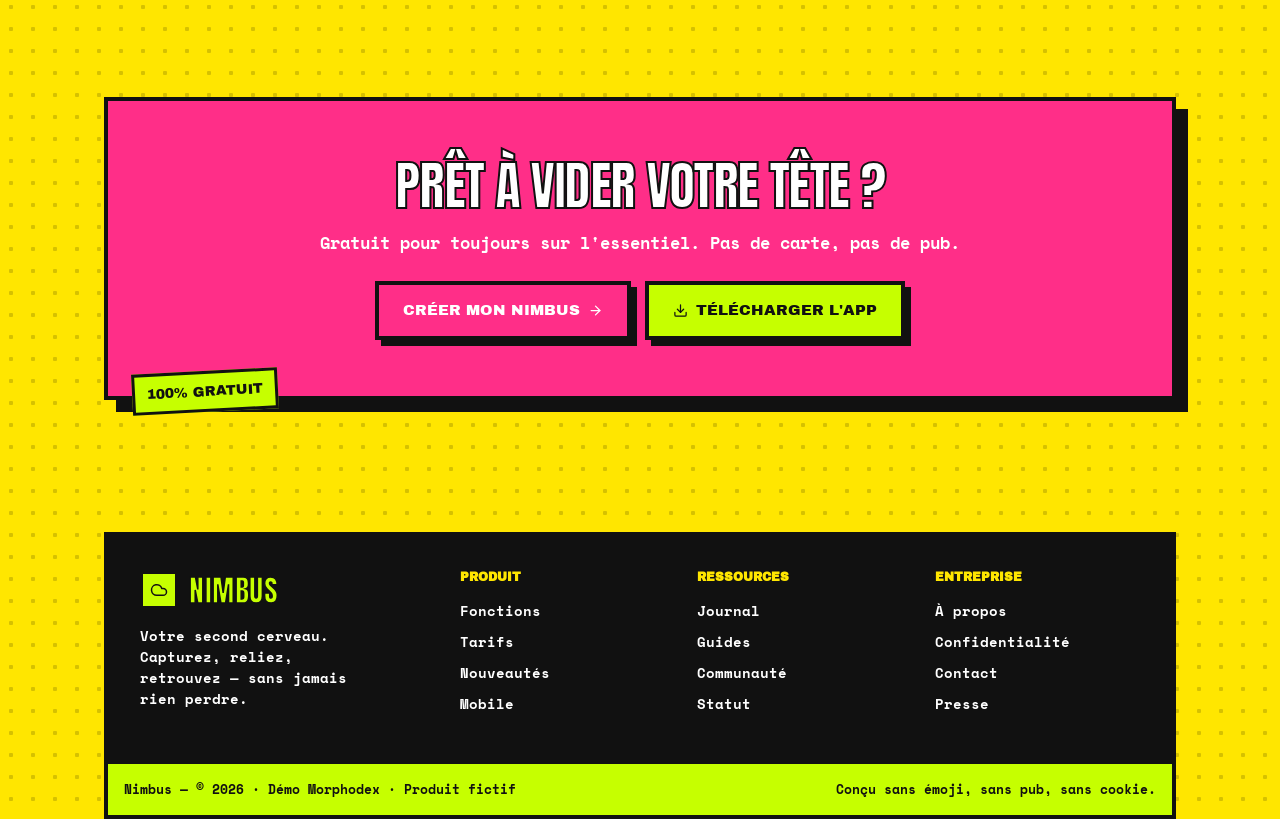
<file: styles/maximalisme.html>
<!DOCTYPE html>
<html lang="fr">
<head>
  <meta charset="UTF-8" />
  <meta name="viewport" content="width=device-width, initial-scale=1.0" />
  <title>Nimbus · Maximalisme — Morphodex</title>
  <link rel="stylesheet" href="../assets/landing-base.css?v=015" />
  <link rel="stylesheet" href="../assets/hud.css?v=015" />
  <link rel="preconnect" href="https://fonts.googleapis.com" />
  <link href="https://fonts.googleapis.com/css2?family=Anton&family=Archivo+Black&family=Pacifico&family=Space+Mono:wght@400;700&display=swap" rel="stylesheet" />
  <style>
    /* ====== PEAU : MAXIMALISME ======
       Trop c'est exactement assez. Couleurs qui clashent, polices
       qui s'entrechoquent, bordures épaisses, stickers, densité. */
    :root { --pink: #ff2e88; --blue: #2d6bff; --lime: #c6ff00; --yellow: #ffe600; --violet: #8b2fff; --mint: #00e6c3; }
    body { font-family: "Space Mono", monospace; color: #111; background: #ffe600; background-image: radial-gradient(circle, rgba(0,0,0,.16) 2px, transparent 2.5px); background-size: 22px 22px; }
    .bg { display: none; }

    .surface { background: #fff; border: 4px solid #111; box-shadow: 8px 8px 0 #111; }

    .nav { padding: 12px 16px; border-radius: 0; box-shadow: 7px 7px 0 var(--pink); }
    .brand { font-family: "Anton"; font-size: 30px; letter-spacing: .02em; text-transform: uppercase; color: var(--violet); -webkit-text-stroke: 1.5px #111; }
    .brand-logo { width: 38px; height: 38px; border-radius: 0; background: var(--lime); border: 3px solid #111; color: #111; font-size: 18px; }
    .nav-links { gap: 8px; flex-wrap: wrap; }
    .nav-links a { font-weight: 700; font-size: 14px; padding: 7px 12px; border: 3px solid #111; background: var(--mint); }
    .nav-links a:nth-of-type(2) { background: var(--yellow); transform: rotate(-2deg); }
    .nav-links a:nth-of-type(3) { background: var(--blue); color: #fff; transform: rotate(1.5deg); }
    .nav-links a:hover { background: #111; color: var(--lime); }

    .btn { font-family: "Archivo Black"; font-size: 15px; color: #111; padding: 14px 24px; border-radius: 0; background: var(--lime); border: 4px solid #111; box-shadow: 6px 6px 0 #111; text-transform: uppercase; transition: transform .12s, box-shadow .12s; }
    .btn:hover { transform: translate(-2px,-2px); box-shadow: 9px 9px 0 #111; }
    .btn:active { transform: translate(3px,3px); box-shadow: 2px 2px 0 #111; }
    .btn-primary { background: var(--pink); color: #fff; }
    .nav-cta { padding: 9px 16px; font-size: 13px; box-shadow: 4px 4px 0 #111; }

    .eyebrow { font-family: "Archivo Black"; font-size: 14px; text-transform: uppercase; padding: 9px 16px; border: 3px solid #111; border-radius: 0; background: var(--mint); transform: rotate(-1.5deg); }
    .hero { position: relative; }
    .hero-title { font-family: "Anton"; font-weight: 400; text-transform: uppercase; font-size: clamp(56px, 9vw, 120px); line-height: .88; letter-spacing: 0; color: var(--blue); -webkit-text-stroke: 3px #111; }
    .accent { font-family: "Pacifico"; color: var(--violet); -webkit-text-stroke: 0; text-transform: none; font-size: .68em; display: inline-block; transform: rotate(-3deg); }
    .hero-sub { font-weight: 700; background: #fff; border: 4px solid #111; padding: 16px 20px; box-shadow: 6px 6px 0 var(--mint); transform: rotate(-1deg); color: #111; font-size: 17px; }
    .hero-trust { font-weight: 700; color: #111; font-size: 14px; }
    .stars .ic { fill: var(--pink); stroke: #111; }
    .hero-visual { position: relative; }
    .hero-visual::after { content: "★ NEW v3"; position: absolute; top: -14px; right: -8px; z-index: 5; font-family: "Archivo Black"; font-size: 15px; background: var(--yellow); border: 3px solid #111; padding: 8px 12px; transform: rotate(9deg); }

    .appwin { border-radius: 0; transform: rotate(-1deg); }
    .appbar { background: var(--violet); border-bottom: 4px solid #111; }
    .appbar-dot { background: var(--lime); border: 1.5px solid #111; }
    .app-addr { font-weight: 700; font-size: 12px; color: #fff; }
    .app-side { border-right: 4px solid #111; background: var(--yellow); }
    .app-side a { font-weight: 700; font-size: 12.5px; color: #111; }
    .app-side a.on { background: #111; color: var(--lime); }
    .app-note { background: #fff; border: 3px solid #111; box-shadow: 4px 4px 0 var(--pink); }
    .app-note[data-tag]::before { content: attr(data-tag); display: inline-block; font-family: "Archivo Black"; font-size: 10px; text-transform: uppercase; padding: 2px 8px; background: var(--blue); color: #fff; border: 2px solid #111; margin-bottom: 6px; }
    .app-note-title { font-weight: 700; font-size: 13px; margin-bottom: 3px; }
    .app-note-text { font-size: 11.5px; color: #444; }
    .app-graph .edge { stroke: #111; opacity: 1; stroke-width: 2.5; } .app-graph .node { fill: var(--pink); stroke: #111; stroke-width: 2; }

    .trustbar-label { font-family: "Archivo Black"; font-size: 13px; text-transform: uppercase; color: #111; }
    .trust-logos b { font-family: "Anton"; font-size: 24px; text-transform: uppercase; color: #111; -webkit-text-stroke: 1px #111; }
    .trust-logos b:nth-child(odd) { color: var(--pink); }
    .trust-logos b:nth-child(even) { color: var(--blue); }

    .section-kicker { font-family: "Archivo Black"; text-transform: uppercase; color: #fff; background: var(--pink); border: 3px solid #111; padding: 5px 12px; }
    .section-title { font-family: "Anton"; font-weight: 400; text-transform: uppercase; color: #111; -webkit-text-stroke: 1px #111; font-size: clamp(38px, 6vw, 70px); }

    .feature { border-radius: 0; padding: 28px; }
    .feature:nth-child(1) { background: var(--mint); box-shadow: 9px 9px 0 #111; transform: rotate(-1.5deg); }
    .feature:nth-child(2) { background: var(--pink); color: #fff; box-shadow: 9px 9px 0 var(--blue); transform: rotate(1deg); }
    .feature:nth-child(3) { background: var(--blue); color: #fff; box-shadow: 9px 9px 0 var(--lime); transform: rotate(-1deg); }
    .feature-icon { width: 60px; height: 60px; font-size: 30px; color: var(--lime); margin-bottom: 14px; background: #111; border: 3px solid #fff; }
    .feature-title { font-family: "Archivo Black"; font-size: 23px; text-transform: uppercase; margin-bottom: 10px; }
    .feature-text { font-weight: 700; font-size: 14.5px; }

    .spotlight { border-radius: 0; padding: 40px; background: var(--lime); box-shadow: 10px 10px 0 #111; }
    .spotlight-title { font-family: "Anton"; font-weight: 400; text-transform: uppercase; -webkit-text-stroke: 1px #111; color: var(--violet); margin-bottom: 14px; font-size: clamp(30px,4vw,44px); }
    .spotlight-text { font-weight: 700; margin-bottom: 20px; font-size: 16px; color: #111; }
    .checks li { font-weight: 700; font-size: 15px; color: #111; } .checks .ic { color: #111; }
    .spotlight-visual { border-radius: 0; background: #fff; border: 4px solid #111; }
    .spotlight-visual .edge { stroke: #111; stroke-width: 2.5; }
    .node { stroke: #111; stroke-width: 2.5; }
    .node-a { fill: var(--pink); } .node-b { fill: var(--violet); } .node-c { fill: var(--mint); } .node-d { fill: var(--yellow); } .node-e { fill: var(--blue); }

    .step { border-radius: 0; padding: 28px 24px; }
    .step:nth-child(1) { background: var(--yellow); box-shadow: 8px 8px 0 #111; }
    .step:nth-child(2) { background: var(--mint); box-shadow: 8px 8px 0 var(--pink); transform: rotate(-1deg); }
    .step:nth-child(3) { background: var(--pink); color: #fff; box-shadow: 8px 8px 0 #111; }
    .step-num { font-family: "Archivo Black"; font-size: 13px; letter-spacing: .04em; }
    .step-icon { width: 52px; height: 52px; font-size: 24px; color: #fff; margin: 14px 0; background: #111; border: 3px solid #fff; }
    .step-title { font-family: "Archivo Black"; font-size: 21px; text-transform: uppercase; margin-bottom: 9px; }
    .step-text { font-weight: 700; font-size: 14px; }

    .stats { border-radius: 0; padding: 0; gap: 0; border: 4px solid #111; box-shadow: 10px 10px 0 #111; overflow: hidden; }
    .stat { padding: 30px 16px; }
    .stat:nth-child(1) { background: var(--yellow); }
    .stat:nth-child(2) { background: var(--violet); color: #fff; }
    .stat:nth-child(3) { background: var(--lime); }
    .stat:nth-child(4) { background: var(--pink); color: #fff; }
    .stat-num { font-family: "Anton"; font-weight: 400; }
    .stat-label { font-weight: 700; font-size: 13px; text-transform: uppercase; }

    .quote { border-radius: 0; padding: 44px; background: #fff; border: 4px solid #111; box-shadow: 11px 11px 0 var(--violet); }
    .quote-text { font-weight: 700; color: #111; }
    .quote-text .accent { font-family: "Pacifico"; color: var(--pink); font-size: 1em; transform: none; }
    .quote-avatar { border-radius: 0; background: var(--mint); border: 3px solid #111; }
    .quote-name { font-family: "Archivo Black"; font-size: 15px; } .quote-role { font-size: 13px; color: #444; }

    .cta { border-radius: 0; padding: 56px 24px; background: var(--pink); border: 4px solid #111; box-shadow: 12px 12px 0 #111; position: relative; }
    .cta::after { content: "100% GRATUIT"; position: absolute; bottom: -16px; left: 24px; font-family: "Archivo Black"; font-size: 14px; background: var(--lime); border: 3px solid #111; padding: 7px 12px; transform: rotate(-3deg); }
    .cta-title { font-family: "Anton"; font-weight: 400; text-transform: uppercase; color: #fff; -webkit-text-stroke: 2px #111; margin-bottom: 16px; }
    .cta-text { font-weight: 700; color: #fff; margin-bottom: 26px; font-size: 17px; }

    .site-footer { margin-top: 56px; }
    .foot-grid { background: #111; padding: 36px; }
    .foot-brand .brand { color: var(--lime); margin-bottom: 12px; }
    .foot-tagline { color: #fff; font-weight: 700; font-size: 14px; max-width: 240px; }
    .foot-col h6 { font-family: "Archivo Black"; color: var(--yellow); font-size: 12px; text-transform: uppercase; margin-bottom: 14px; }
    .foot-col a { color: #fff; font-weight: 700; font-size: 14px; margin-bottom: 10px; }
    .foot-col a:hover { color: var(--mint); }
    .foot-bottom { font-weight: 700; font-size: 13px; color: #111; background: var(--lime); border: 4px solid #111; padding: 16px; margin-top: 0; }

    /* Composants — neobrutalism (bordure + hard shadow colorée) */
    .kit { border-radius: 0; }
    .field-label { font-family: "Archivo Black"; text-transform: uppercase; font-size: 12px; color: #111; }
    .input, .select { background: #fff; border: 3px solid #111; border-radius: 5px; color: #111; font-family: "Space Mono", monospace; box-shadow: 5px 5px 0 0 #111; }
    .input::placeholder { color: rgba(0,0,0,.5); }
    .input:focus, .select:focus { box-shadow: 5px 5px 0 0 var(--pink); }
    .switch-track { background: #fff; border: 3px solid #111; width: 52px; height: 30px; }
    .switch input:checked ~ .switch-track { background: var(--lime); }
    .switch-thumb { background: #fff; border: 2px solid #111; top: 3px; left: 3px; width: 18px; height: 18px; border-radius: 50%; }
    .switch input:checked ~ .switch-track .switch-thumb { transform: translateX(22px); }
    .switch-state { font-family: "Archivo Black"; text-transform: uppercase; font-size: 12px; color: #111; }
    .choice { font-weight: 700; color: #111; }
    .range { accent-color: var(--pink); }
    .chip { background: var(--mint); border: 3px solid #111; color: #111; border-radius: 5px; font-weight: 700; box-shadow: 3px 3px 0 0 #111; }
    .chip-on { background: var(--pink); color: #fff; }
    /* Cases & radios custom */
    .choice input[type=checkbox], .choice input[type=radio] { -webkit-appearance:none; appearance:none; margin:0; width:22px; height:22px; flex:none; position:relative; cursor:pointer; border:3px solid #111; background:#fff; border-radius:5px; box-shadow:2px 2px 0 0 #111; }
    .choice input[type=radio] { border-radius:50%; }
    .choice input[type=checkbox]:checked, .choice input[type=radio]:checked { background:var(--pink); border-color:#111; }
    .choice input[type=checkbox]:checked::after { content:""; position:absolute; left:50%; top:44%; width:5px; height:10px; border:solid #fff; border-width:0 3px 3px 0; transform:translate(-50%,-55%) rotate(45deg); }
    .choice input[type=radio]:checked::after { content:""; position:absolute; inset:4px; border-radius:50%; background:#fff; }
  </style>
  <script defer src="https://uuu.my-monkey.fr/u.js" data-website-id="6c86cae6-7768-440f-84f7-309411fe825c" data-domains="morphodex.my-monkey.fr"></script>
</head>
<body data-style="maximalisme">
  <script src="../assets/landing.js?v=015"></script>
  <script src="../assets/styles-data.js?v=015"></script>
  <script src="../assets/hud.js?v=015"></script>
</body>
</html>
</file>
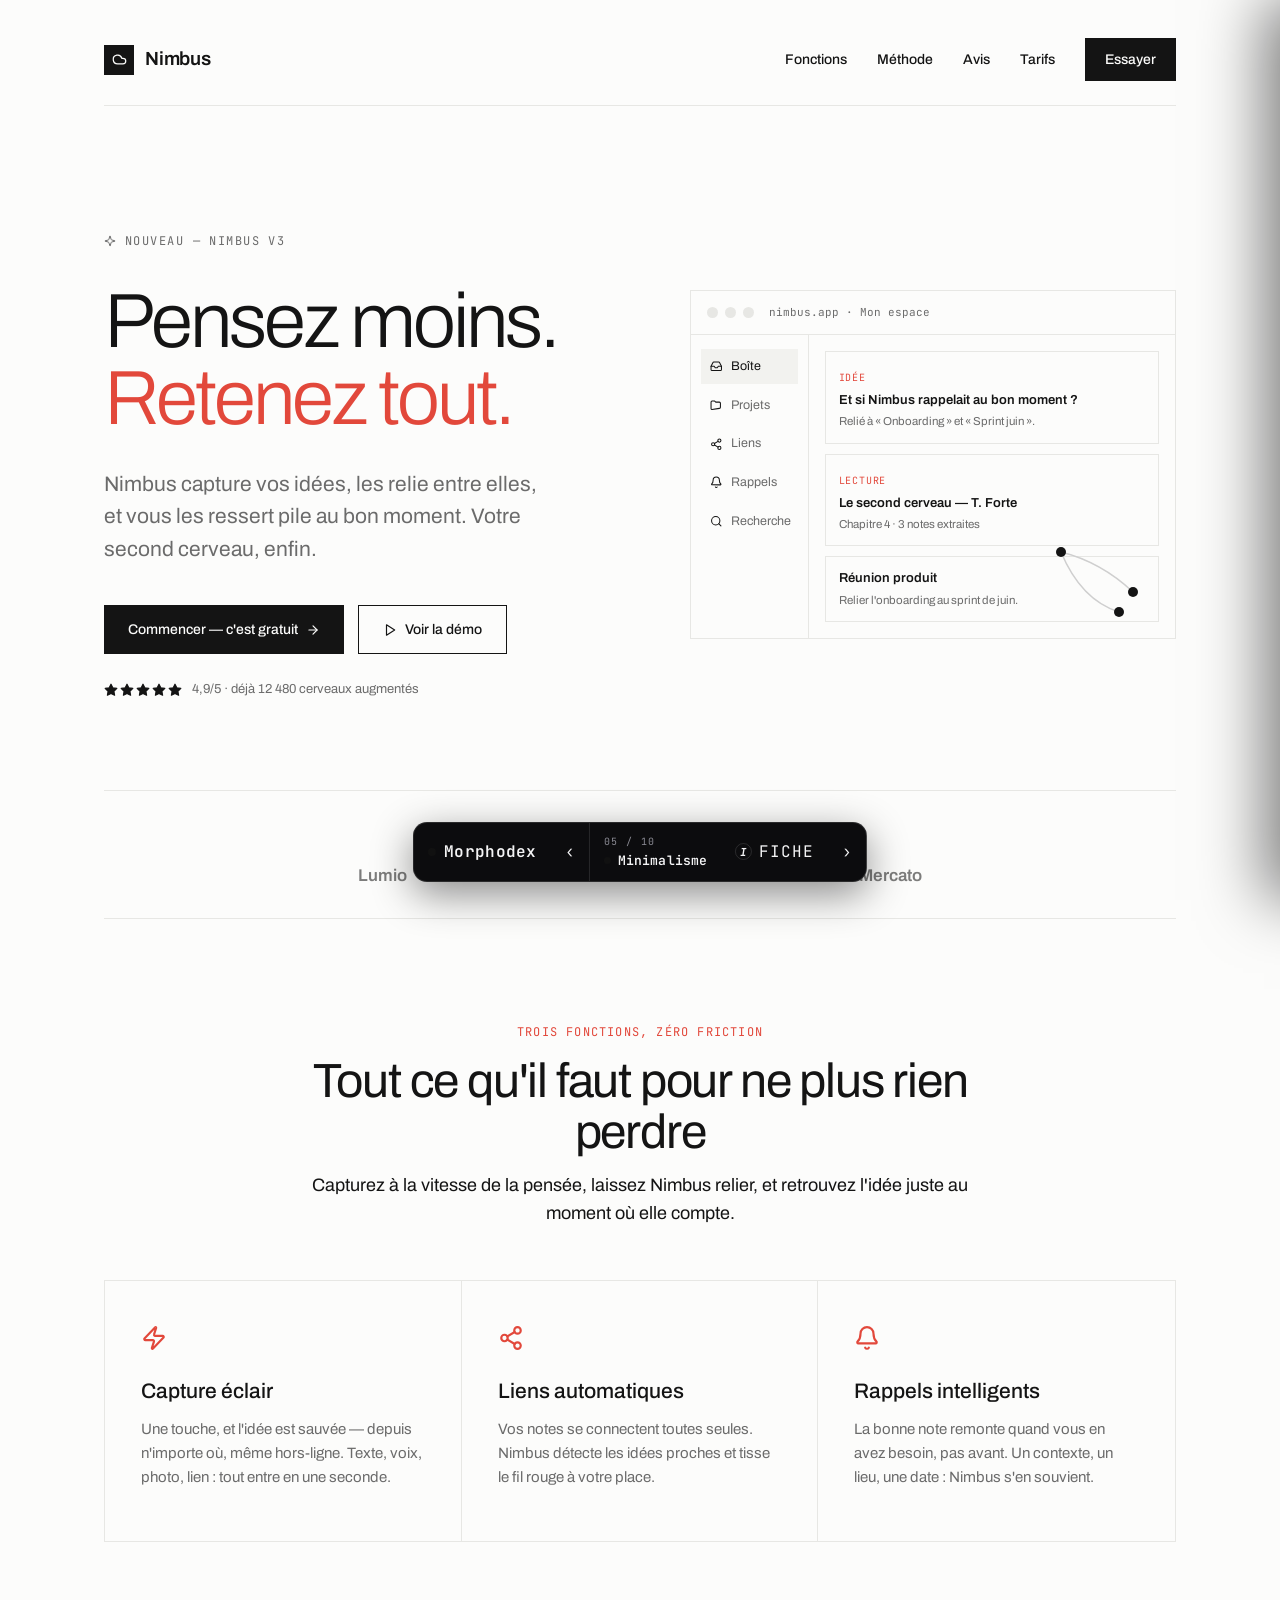
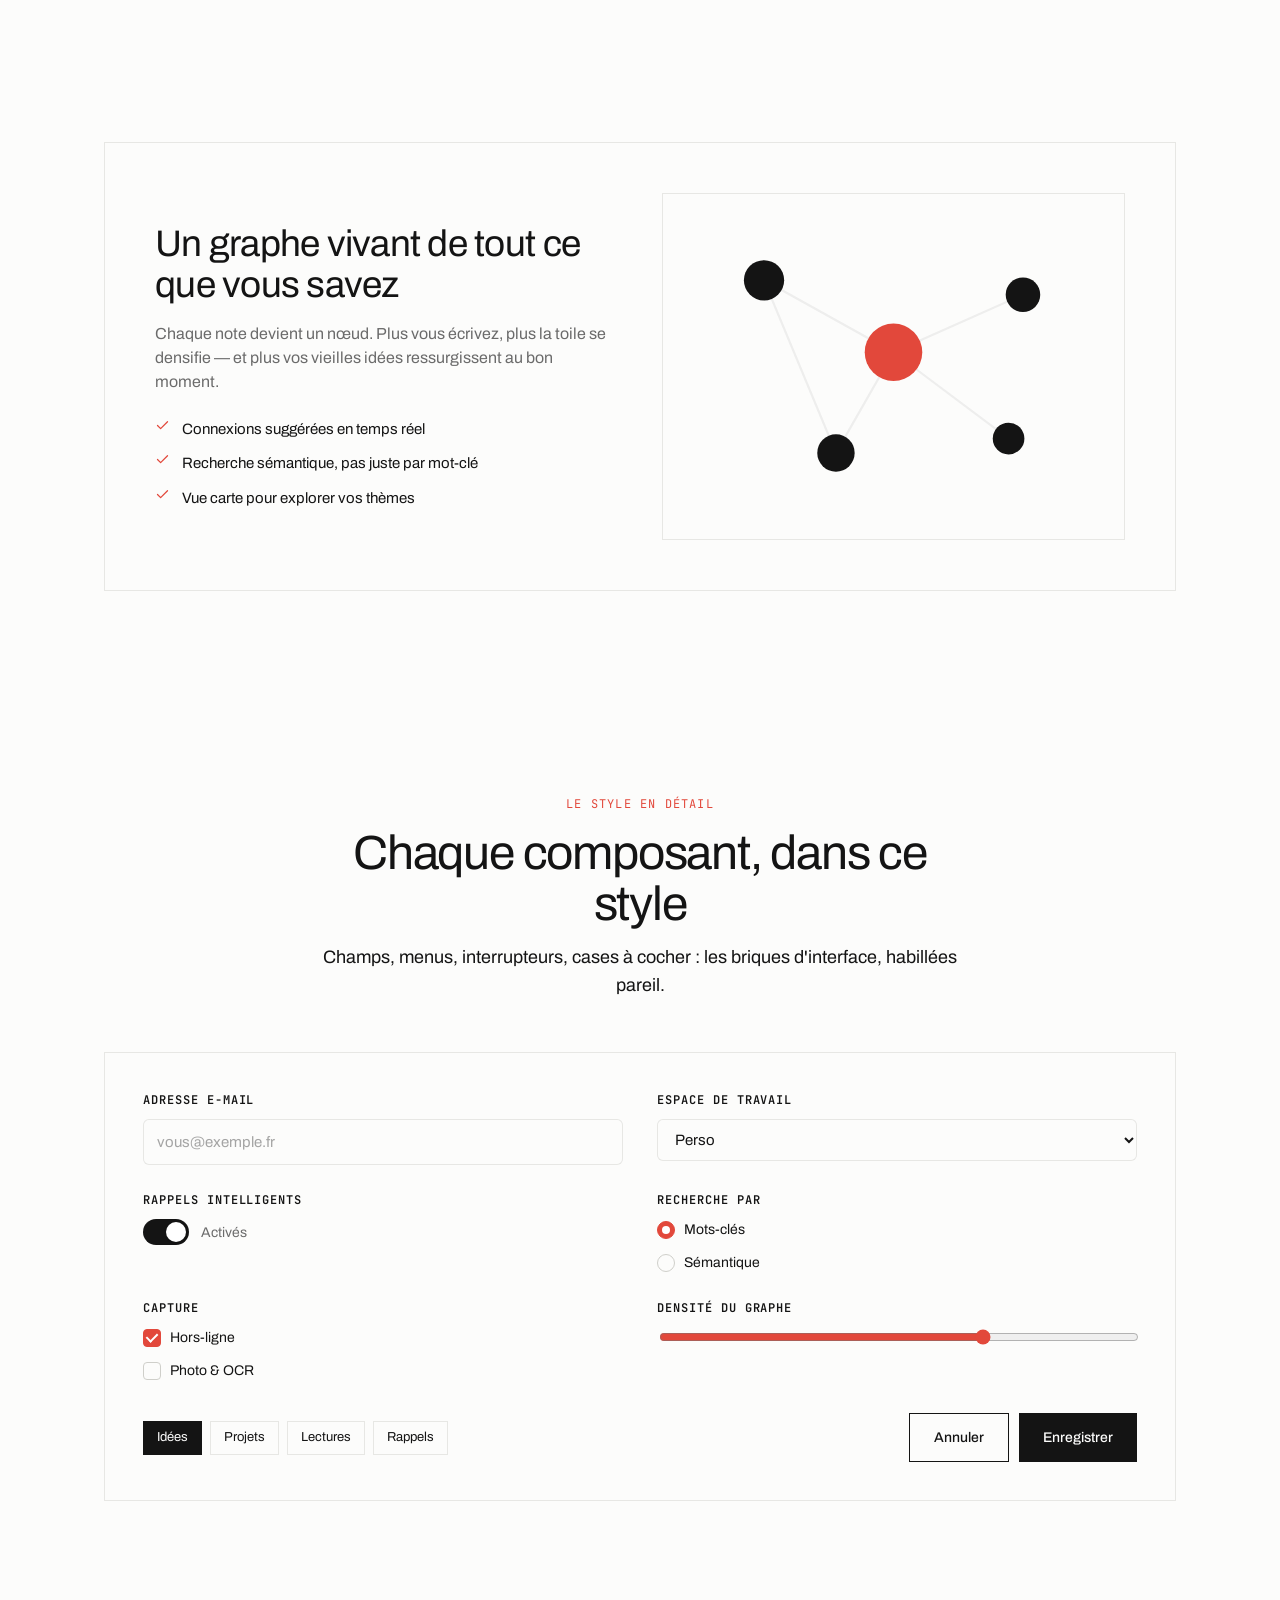
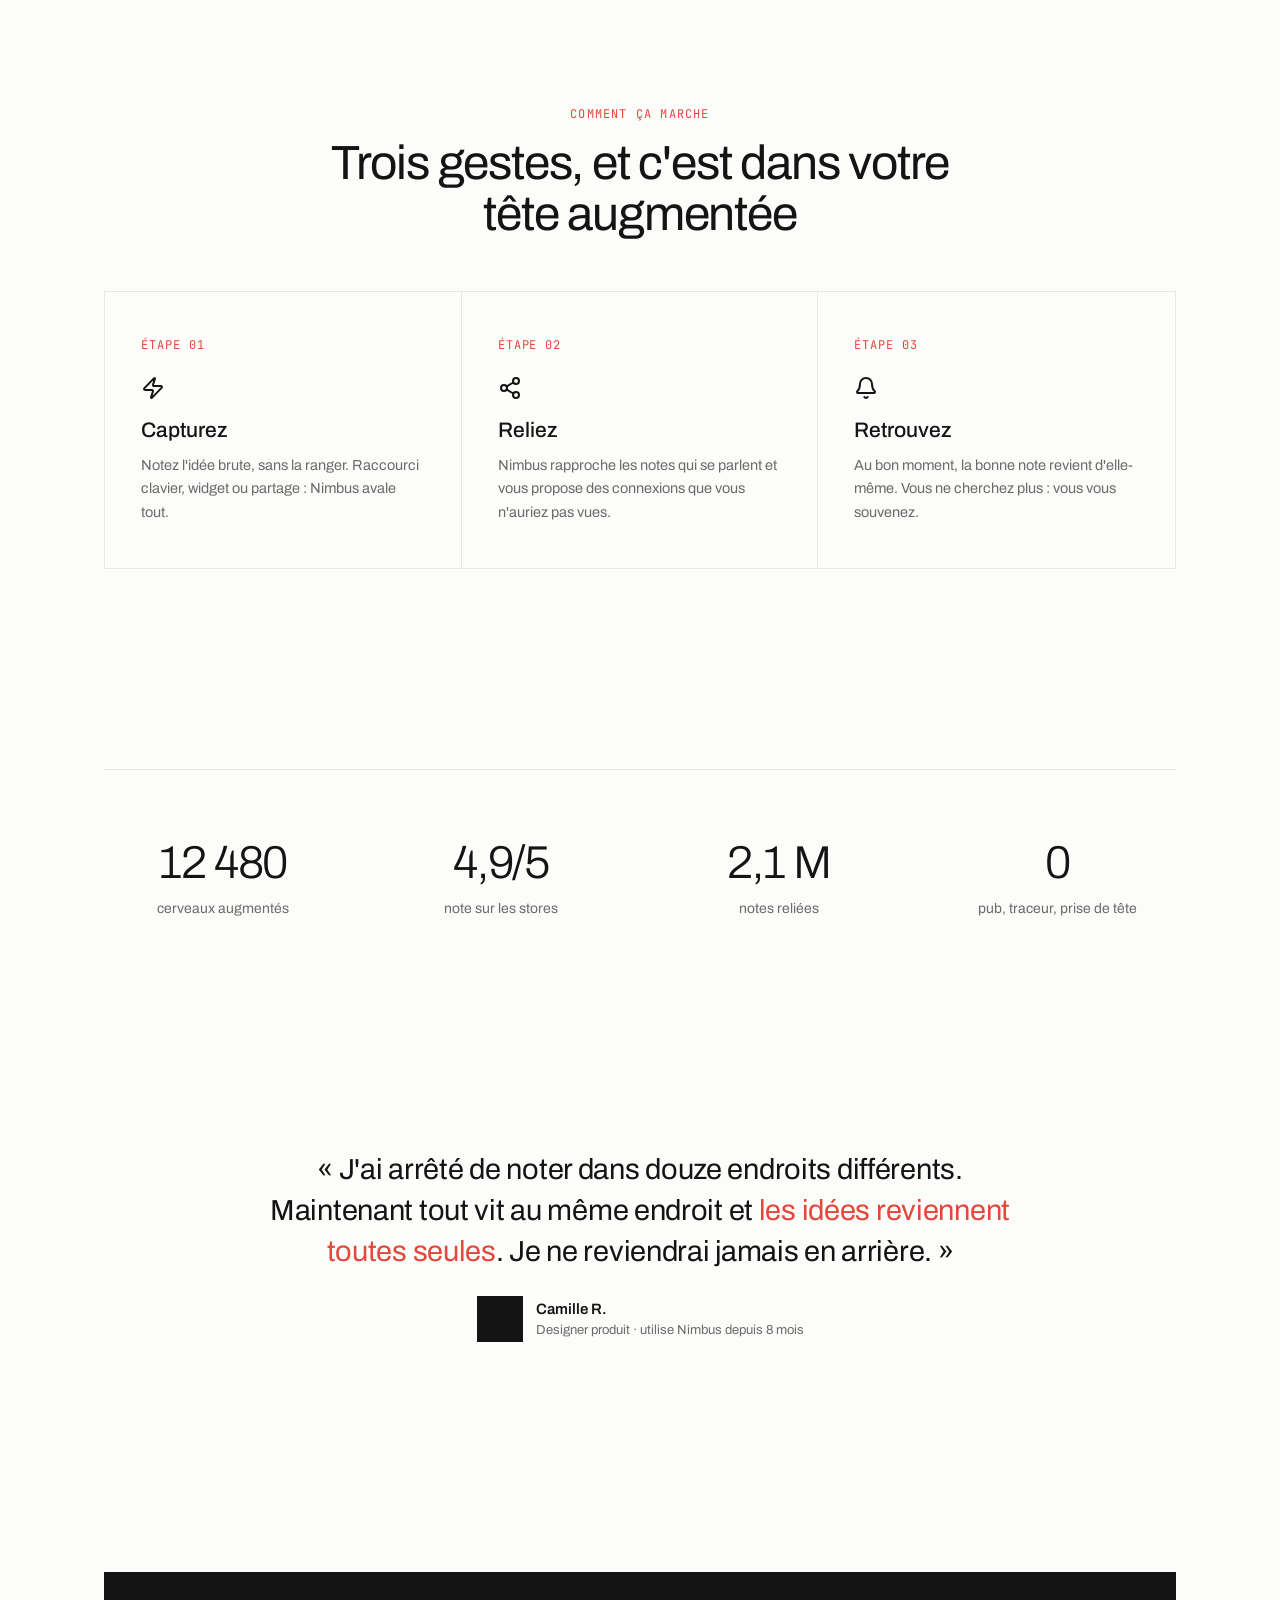
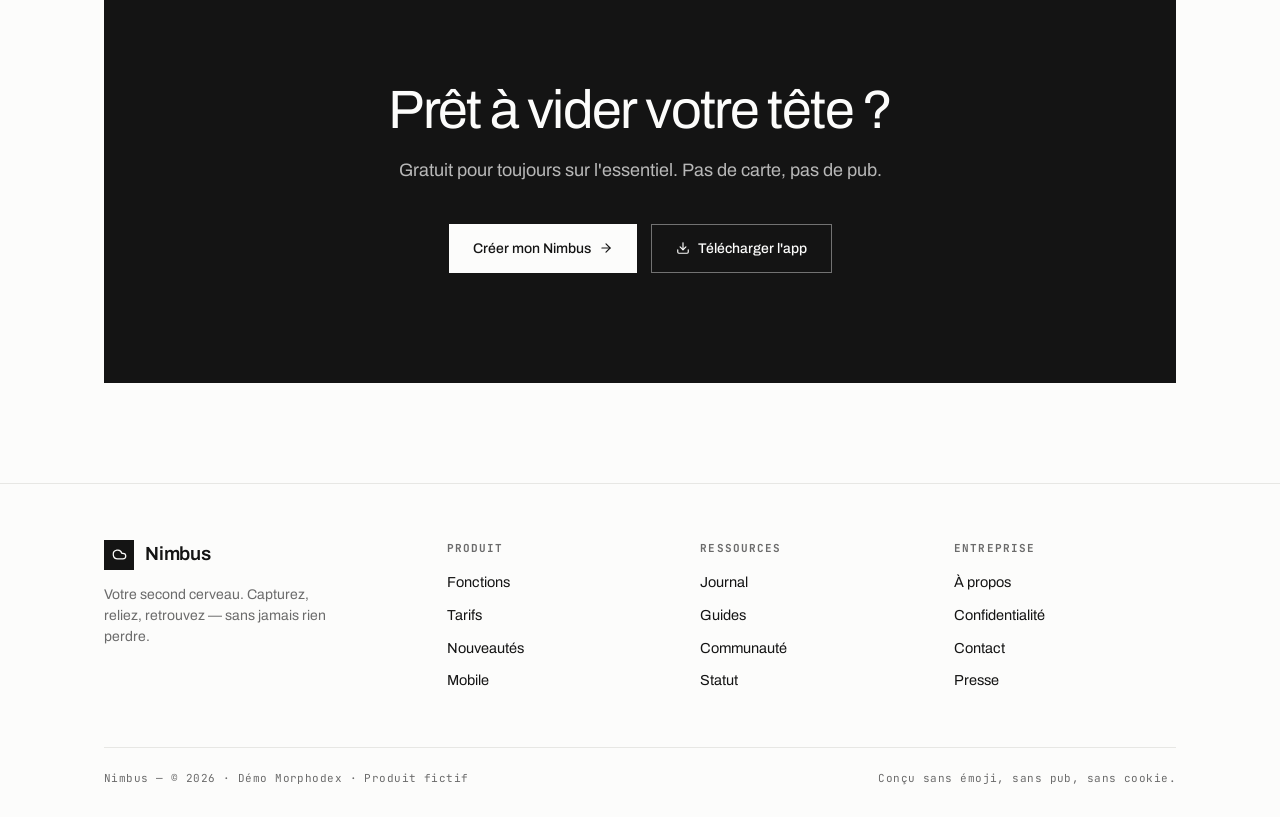
<file: styles/minimalisme.html>
<!DOCTYPE html>
<html lang="fr">
<head>
  <meta charset="UTF-8" />
  <meta name="viewport" content="width=device-width, initial-scale=1.0" />
  <title>Nimbus · Minimalisme — Morphodex</title>
  <link rel="stylesheet" href="../assets/landing-base.css?v=015" />
  <link rel="stylesheet" href="../assets/hud.css?v=015" />
  <link rel="preconnect" href="https://fonts.googleapis.com" />
  <link href="https://fonts.googleapis.com/css2?family=Archivo:wght@300;400;500;600;700&family=JetBrains+Mono:wght@400;500&display=swap" rel="stylesheet" />
  <style>
    /* ====== PEAU : MINIMALISME ======
       Le contenu d'abord. Blanc, hairlines, typo soignée, un seul
       accent. Zéro ornement — la hiérarchie fait tout. */
    :root { --ink: #141414; --soft: #6b6b6b; --line: #e7e7e4; --accent: #e2483b; --paper: #fcfcfb; }
    body { font-family: "Archivo", system-ui, sans-serif; color: var(--ink); background: var(--paper); }
    .bg { display: none; }
    .mono { font-family: "JetBrains Mono", monospace; }

    .surface { background: var(--paper); border: 1px solid var(--line); }

    .nav { padding: 24px 0; border-bottom: 1px solid var(--line); }
    .surface.nav { border-left: none; border-right: none; border-top: none; }
    .brand { font-size: 19px; font-weight: 600; letter-spacing: -.01em; }
    .brand-logo { width: 30px; height: 30px; border-radius: 0; background: var(--ink); color: var(--paper); font-size: 15px; }
    .nav-links { gap: 30px; }
    .nav-links a { color: var(--ink); font-size: 14px; font-weight: 500; }
    .nav-links a:hover { color: var(--accent); }

    .btn { font-weight: 500; font-size: 14px; padding: 13px 24px; border-radius: 0; background: var(--ink); color: var(--paper); }
    .btn:hover { background: var(--accent); }
    .btn-primary { background: var(--ink); }
    .btn:not(.btn-primary):not(.nav-cta) { background: transparent; color: var(--ink); border: 1px solid var(--ink); }
    .btn:not(.btn-primary):not(.nav-cta):hover { background: var(--ink); color: var(--paper); }
    .nav-cta { padding: 11px 20px; }

    .eyebrow { font-family: "JetBrains Mono", monospace; font-size: 12px; letter-spacing: .12em; text-transform: uppercase; color: var(--soft); padding: 0; border: none; }
    .hero { padding: 110px 0 90px; }
    .hero-title { font-weight: 300; letter-spacing: -.04em; margin: 30px 0; }
    .accent { color: var(--accent); }
    .hero-sub { color: var(--soft); font-size: 21px; }
    .hero-actions { margin-top: 40px; }
    .hero-trust { color: var(--soft); font-size: 13px; margin-top: 26px; }
    .stars .ic { fill: var(--ink); stroke: var(--ink); font-size: 14px; }

    .appwin { border-radius: 0; }
    .appbar { border-bottom: 1px solid var(--line); }
    .appbar-dot { background: var(--line); }
    .app-addr { font-family: "JetBrains Mono", monospace; font-size: 11px; color: var(--soft); }
    .app-side { border-right: 1px solid var(--line); }
    .app-side a { color: var(--soft); font-size: 12.5px; border-radius: 0; }
    .app-side a.on { color: var(--ink); background: #f2f2ef; }
    .app-side a .ic { color: var(--ink); }
    .app-note { border: 1px solid var(--line); border-radius: 0; padding: 12px 13px; }
    .app-note[data-tag]::before { content: attr(data-tag); font-family: "JetBrains Mono", monospace; display: inline-block; font-size: 10px; letter-spacing: .08em; text-transform: uppercase; color: var(--accent); margin-bottom: 6px; }
    .app-note-title { font-size: 13px; font-weight: 600; margin-bottom: 3px; }
    .app-note-text { font-size: 11.5px; color: var(--soft); }
    .app-graph .edge { stroke: #cfcfcf; opacity: 1; } .app-graph .node { fill: var(--ink); }

    .trustbar { padding: 30px 0; border-top: 1px solid var(--line); border-bottom: 1px solid var(--line); }
    .trustbar-label { font-family: "JetBrains Mono", monospace; font-size: 11px; letter-spacing: .14em; text-transform: uppercase; color: var(--soft); }
    .trust-logos { gap: 44px; }
    .trust-logos b { color: var(--ink); font-size: 17px; font-weight: 600; opacity: .55; }

    .section { padding: 100px 0; }
    .section-kicker { font-family: "JetBrains Mono", monospace; font-size: 12px; letter-spacing: .1em; color: var(--accent); }
    .section-title { font-weight: 400; }

    .features { gap: 0; border: 1px solid var(--line); }
    .feature { border: none; border-right: 1px solid var(--line); border-radius: 0; padding: 44px 36px 52px; }
    .feature:last-child { border-right: none; }
    .feature-icon { width: auto; height: auto; justify-content: flex-start; font-size: 26px; color: var(--accent); margin-bottom: 28px; }
    .feature-title { font-weight: 500; margin-bottom: 13px; }
    .feature-text { font-size: 15px; color: var(--soft); line-height: 1.6; }

    .spotlight { border: 1px solid var(--line); border-radius: 0; padding: 50px; }
    .spotlight-title { font-weight: 400; margin-bottom: 16px; }
    .spotlight-text { color: var(--soft); margin-bottom: 24px; font-size: 16px; }
    .checks li { font-size: 15px; color: var(--ink); } .checks .ic { color: var(--accent); }
    .spotlight-visual { border: 1px solid var(--line); border-radius: 0; }
    .spotlight-visual .edge { stroke: #d6d6d6; }
    .node { fill: var(--ink); }
    .node-b { fill: var(--accent); }

    .steps { gap: 0; border: 1px solid var(--line); }
    .step { border: none; border-right: 1px solid var(--line); border-radius: 0; padding: 44px 36px; }
    .step:last-child { border-right: none; }
    .step-num { font-family: "JetBrains Mono", monospace; font-size: 12px; letter-spacing: .08em; color: var(--accent); }
    .step-icon { width: auto; height: auto; justify-content: flex-start; font-size: 24px; color: var(--ink); margin: 22px 0 18px; }
    .step-title { font-weight: 500; margin-bottom: 11px; }
    .step-text { font-size: 14.5px; color: var(--soft); line-height: 1.6; }

    .stats { border: none; border-top: 1px solid var(--line); border-radius: 0; padding: 70px 0 0; gap: 40px; }
    .stat-num { font-weight: 300; letter-spacing: -.03em; }
    .stat-label { font-size: 14px; color: var(--soft); margin-top: 12px; display: block; }

    .quote { border: none; border-radius: 0; padding: 30px 0; max-width: 760px; }
    .quote-text { font-weight: 400; letter-spacing: -.01em; }
    .quote-text .accent { color: var(--accent); }
    .quote-avatar { border-radius: 0; background: var(--ink); }
    .quote-name { font-size: 15px; font-weight: 600; } .quote-role { font-size: 13px; color: var(--soft); }

    .cta { background: var(--ink); color: var(--paper); border: none; border-radius: 0; padding: 110px 30px; }
    .cta-title { font-weight: 400; }
    .cta-text { font-size: 18px; color: #b8b8b8; margin: 18px 0 36px; }
    .cta .btn-primary { background: var(--paper); color: var(--ink); }
    .cta .btn-primary:hover { background: var(--accent); color: var(--paper); }
    .cta .btn:not(.btn-primary) { color: var(--paper); border-color: rgba(255,255,255,.4); }
    .cta .btn:not(.btn-primary):hover { background: var(--paper); color: var(--ink); }

    .site-footer { margin-top: 0; border-top: 1px solid var(--line); padding: 56px 0 30px; }
    .foot-brand .brand { margin-bottom: 14px; }
    .foot-tagline { color: var(--soft); font-size: 14px; max-width: 240px; }
    .foot-col h6 { font-family: "JetBrains Mono", monospace; font-size: 11px; letter-spacing: .1em; text-transform: uppercase; color: var(--soft); margin-bottom: 16px; }
    .foot-col a { color: var(--ink); font-size: 14.5px; margin-bottom: 11px; }
    .foot-col a:hover { color: var(--accent); }
    .foot-bottom { font-family: "JetBrains Mono", monospace; font-size: 11px; letter-spacing: .04em; color: var(--soft); margin-top: 44px; padding-top: 22px; border-top: 1px solid var(--line); }

    /* Composants — champ Geist (hairline + anneau accent) */
    .kit { border-radius: 0; }
    .field-label { color: var(--ink); font-family: "JetBrains Mono", monospace; font-size: 12px; letter-spacing: .08em; text-transform: uppercase; }
    .input, .select { background: var(--paper); border: none; border-radius: 6px; color: var(--ink); box-shadow: inset 0 0 0 1px var(--line); }
    .input::placeholder { color: var(--soft); }
    .input:focus, .select:focus { box-shadow: inset 0 0 0 1px var(--accent), 0 0 0 3px rgba(226,72,59,.16); }
    .switch-track { background: #e5e5e2; }
    .switch input:checked ~ .switch-track { background: var(--ink); }
    .switch-thumb { background: #fff; box-shadow: 0 1px 2px rgba(0,0,0,.25); }
    .switch-state { color: var(--soft); }
    .choice { color: var(--ink); }
    .kit-grid input[type=checkbox], .kit-grid input[type=radio], .range { accent-color: var(--accent); }
    .chip { background: transparent; border: 1px solid var(--line); color: var(--ink); border-radius: 0; }
    .chip-on { background: var(--ink); color: var(--paper); border-color: var(--ink); }
    /* Cases & radios custom */
    .choice input[type=checkbox], .choice input[type=radio] { -webkit-appearance:none; appearance:none; margin:0; width:18px; height:18px; flex:none; position:relative; cursor:pointer; border:1.5px solid #cfcfca; background:var(--paper); border-radius:4px; }
    .choice input[type=radio] { border-radius:50%; }
    .choice input[type=checkbox]:checked, .choice input[type=radio]:checked { background:var(--accent); border-color:var(--accent); }
    .choice input[type=checkbox]:checked::after { content:""; position:absolute; left:50%; top:46%; width:5px; height:9px; border:solid #fff; border-width:0 2px 2px 0; transform:translate(-50%,-55%) rotate(45deg); }
    .choice input[type=radio]:checked::after { content:""; position:absolute; inset:4px; border-radius:50%; background:#fff; }
  </style>
  <script defer src="https://uuu.my-monkey.fr/u.js" data-website-id="6c86cae6-7768-440f-84f7-309411fe825c" data-domains="morphodex.my-monkey.fr"></script>
</head>
<body data-style="minimalisme">
  <script src="../assets/landing.js?v=015"></script>
  <script src="../assets/styles-data.js?v=015"></script>
  <script src="../assets/hud.js?v=015"></script>
</body>
</html>
</file>
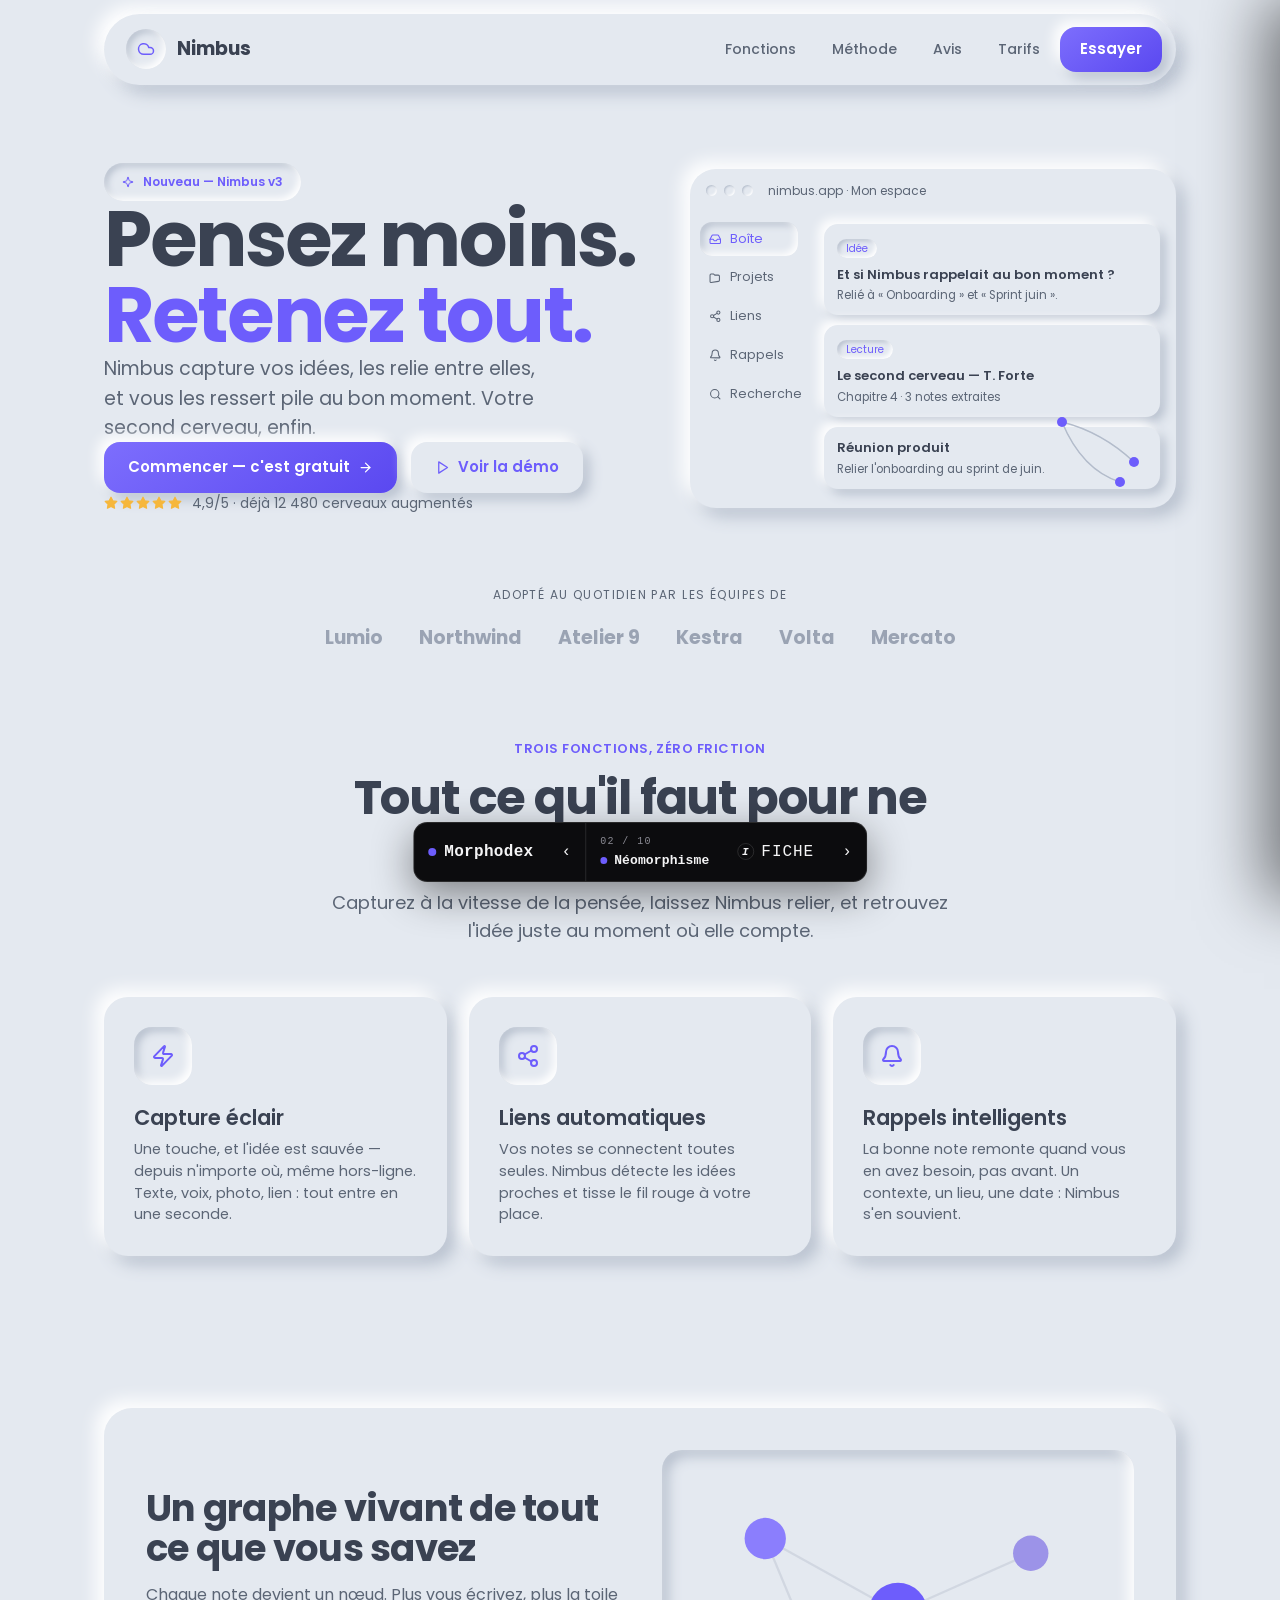
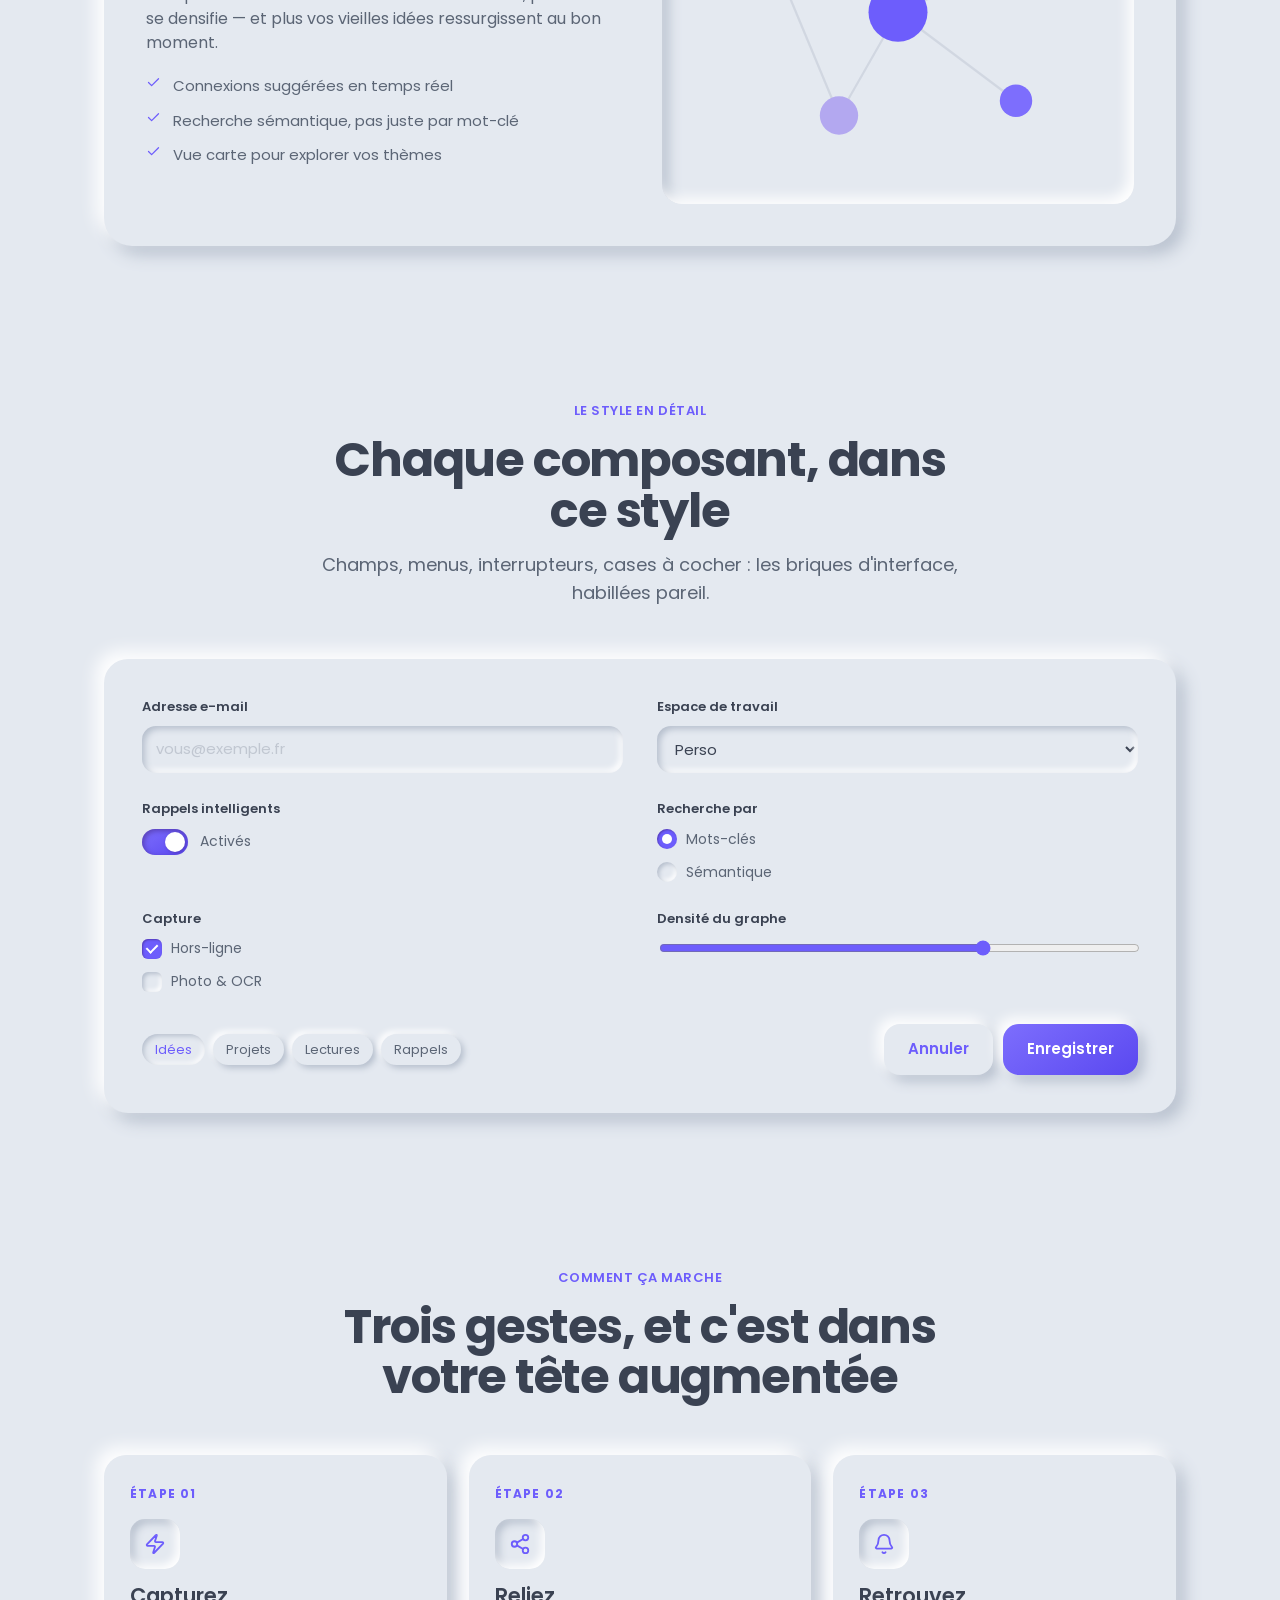
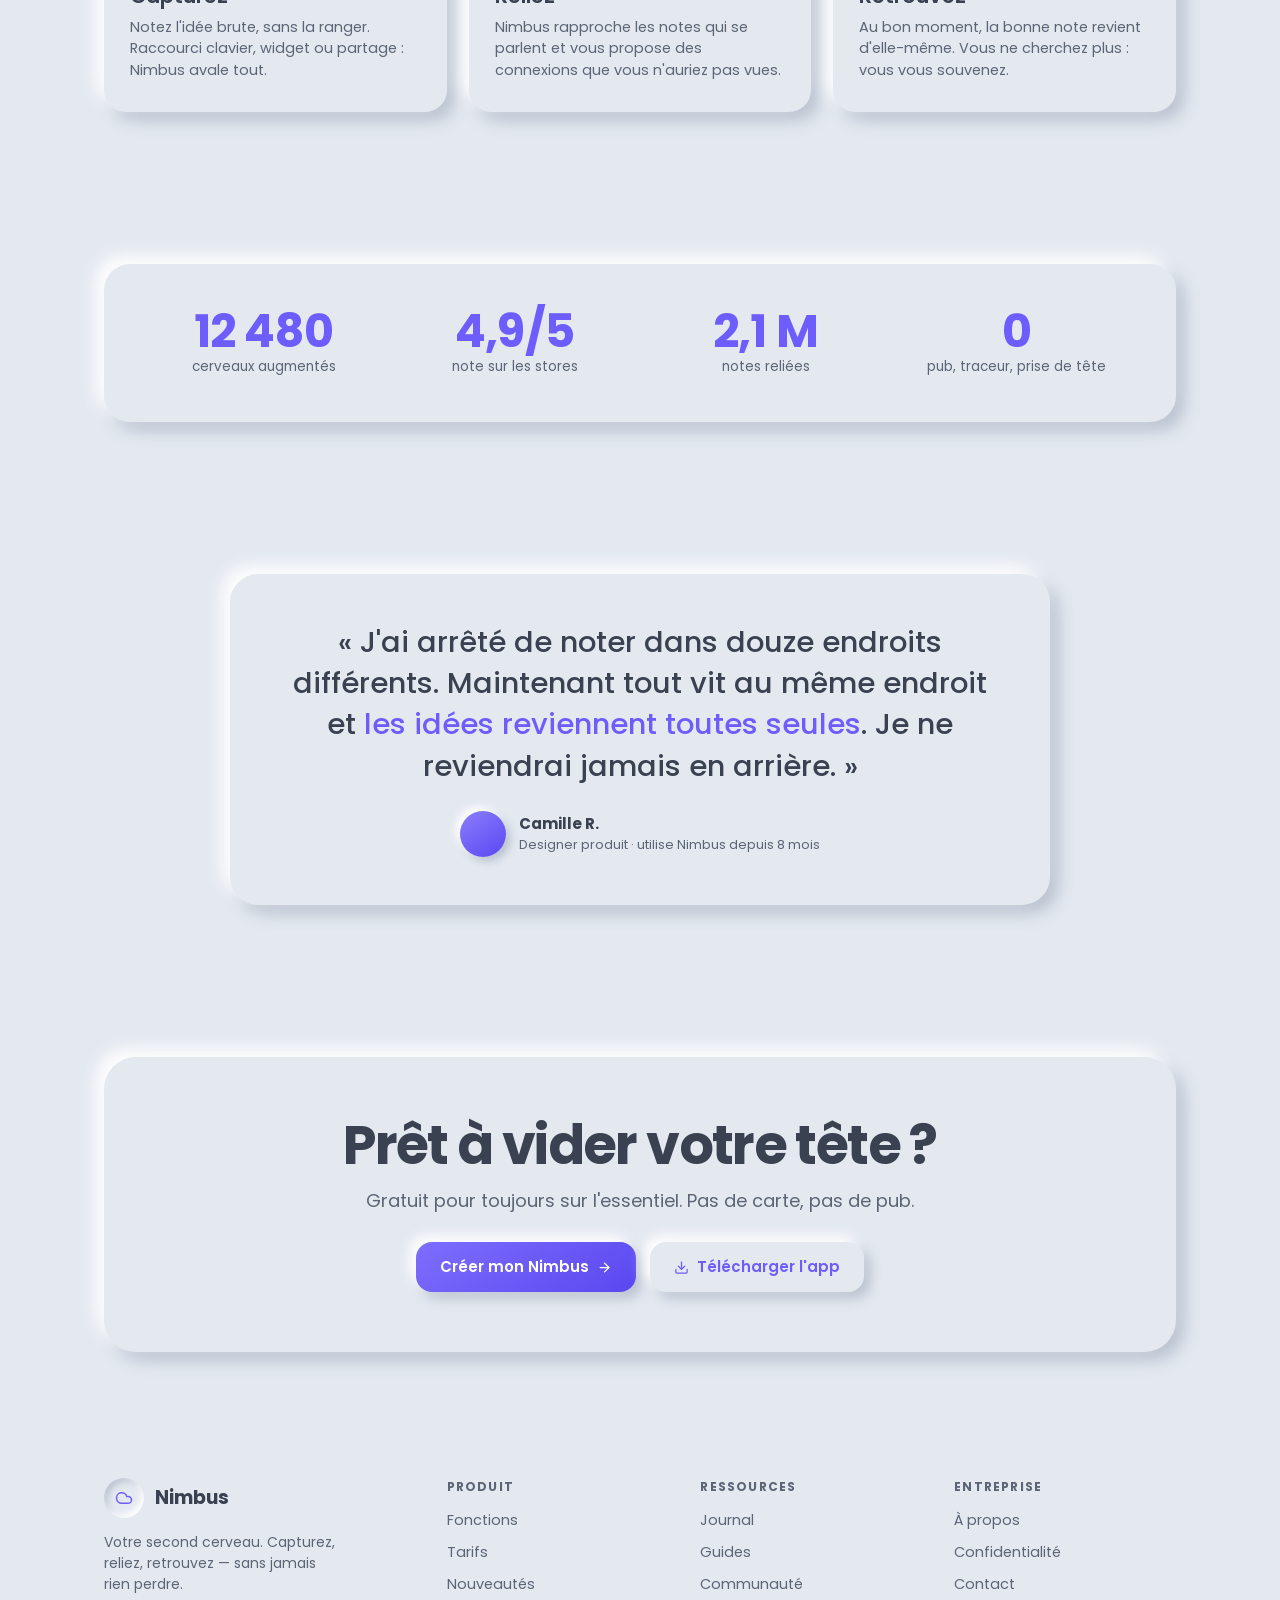
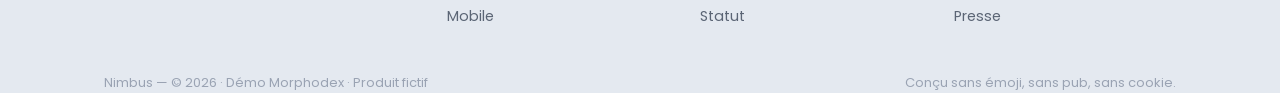
<file: styles/neomorphisme.html>
<!DOCTYPE html>
<html lang="fr">
<head>
  <meta charset="UTF-8" />
  <meta name="viewport" content="width=device-width, initial-scale=1.0" />
  <title>Nimbus · Néomorphisme — Morphodex</title>
  <link rel="stylesheet" href="../assets/landing-base.css?v=015" />
  <link rel="stylesheet" href="../assets/hud.css?v=015" />
  <link rel="preconnect" href="https://fonts.googleapis.com" />
  <link href="https://fonts.googleapis.com/css2?family=Poppins:wght@400;500;600;700&display=swap" rel="stylesheet" />
  <style>
    /* ====== PEAU : NÉOMORPHISME (Soft UI) ======
       Tout est de la couleur du fond. Le relief vient d'une double
       ombre opposée (claire / sombre). Doux, monochrome, tactile. */
    :root { --bg: #e4e9f0; --light: #ffffff; --dark: #b6bfcd; --txt: #5b6575; --strong: #3a4252; --accent: #6d5dfc; }
    body { font-family: "Poppins", system-ui, sans-serif; background: var(--bg); color: var(--txt); }
    .bg { display: none; }
    .raised { box-shadow: -8px -8px 17px var(--light), 8px 8px 17px var(--dark); }
    .inset { box-shadow: inset -5px -5px 11px var(--light), inset 5px 5px 11px var(--dark); }

    .surface { background: var(--bg); border-radius: 24px; box-shadow: -8px -8px 17px var(--light), 8px 8px 17px var(--dark); }

    .nav { padding: 13px 14px 13px 22px; border-radius: 999px; }
    .brand { font-weight: 700; font-size: 19px; color: var(--strong); }
    .brand-logo { width: 40px; height: 40px; border-radius: 50%; font-size: 18px; color: var(--accent); background: var(--bg); box-shadow: inset -3px -3px 7px var(--light), inset 3px 3px 7px var(--dark); }
    .nav-links a { color: var(--txt); font-size: 14px; font-weight: 500; padding: 9px 16px; border-radius: 999px; }
    .nav-links a:hover { box-shadow: inset -3px -3px 7px var(--light), inset 3px 3px 7px var(--dark); }

    .btn { font-weight: 600; font-size: 15px; color: var(--accent); background: var(--bg); padding: 14px 24px; border-radius: 16px; box-shadow: -6px -6px 13px var(--light), 6px 6px 13px var(--dark); transition: box-shadow .15s; }
    .btn:hover { box-shadow: -4px -4px 9px var(--light), 4px 4px 9px var(--dark); }
    .btn:active { box-shadow: inset -4px -4px 9px var(--light), inset 4px 4px 9px var(--dark); }
    .btn-primary { color: #fff; background: linear-gradient(145deg, #7d6efd, #5a48f0); box-shadow: -6px -6px 13px var(--light), 6px 6px 13px var(--dark); }
    .btn-primary:active { box-shadow: inset 2px 2px 6px rgba(40,20,120,.5); }
    .nav-cta { padding: 11px 20px; }

    .eyebrow { font-size: 12px; font-weight: 600; color: var(--accent); padding: 10px 18px; border-radius: 999px; box-shadow: inset -3px -3px 7px var(--light), inset 3px 3px 7px var(--dark); }
    .hero-title { font-weight: 700; color: var(--strong); }
    .accent { color: var(--accent); }
    .hero-sub, .section-sub { color: var(--txt); }
    .hero-trust { color: var(--txt); font-size: 14px; }
    .stars .ic { fill: #f6b73c; stroke: #f6b73c; }

    .appwin { border-radius: 26px; }
    .appbar { border-bottom: none; padding-bottom: 8px; }
    .appbar-dot { background: var(--bg); box-shadow: inset 1px 1px 2px var(--dark), inset -1px -1px 2px var(--light); }
    .app-addr { font-size: 12px; color: var(--txt); }
    .app-side a { color: var(--txt); font-size: 12.5px; border-radius: 12px; }
    .app-side a.on { color: var(--accent); box-shadow: inset -3px -3px 7px var(--light), inset 3px 3px 7px var(--dark); }
    .app-note { background: var(--bg); border-radius: 14px; box-shadow: -5px -5px 11px var(--light), 5px 5px 11px var(--dark); }
    .app-note[data-tag]::before { content: attr(data-tag); display: inline-block; font-size: 10px; padding: 2px 9px; border-radius: 999px; color: var(--accent); box-shadow: inset -2px -2px 4px var(--light), inset 2px 2px 4px var(--dark); margin-bottom: 7px; }
    .app-note-title { font-size: 13px; font-weight: 600; color: var(--strong); margin-bottom: 3px; }
    .app-note-text { font-size: 11.5px; color: var(--txt); }
    .app-graph .edge { stroke: #b3bccb; opacity: 1; } .app-graph .node { fill: var(--accent); }

    .trustbar-label { color: var(--txt); font-size: 12px; letter-spacing: .12em; text-transform: uppercase; }
    .trust-logos b { color: #9aa3b3; font-size: 19px; font-weight: 700; }

    .section-kicker { color: var(--accent); font-weight: 600; }
    .section-title { font-weight: 700; color: var(--strong); }

    .feature { border-radius: 24px; padding: 30px; }
    .feature-icon { width: 58px; height: 58px; border-radius: 18px; font-size: 24px; color: var(--accent); margin-bottom: 20px; box-shadow: inset -4px -4px 9px var(--light), inset 4px 4px 9px var(--dark); }
    .feature-title { font-weight: 600; color: var(--strong); margin-bottom: 9px; }
    .feature-text { font-size: 14.5px; color: var(--txt); }

    .spotlight { border-radius: 28px; padding: 42px; }
    .spotlight-title { font-weight: 700; color: var(--strong); margin-bottom: 14px; }
    .spotlight-text { color: var(--txt); margin-bottom: 20px; font-size: 16px; }
    .checks li { color: var(--txt); font-size: 15px; } .checks .ic { color: var(--accent); }
    .spotlight-visual { border-radius: 20px; box-shadow: inset -6px -6px 13px var(--light), inset 6px 6px 13px var(--dark); }
    .spotlight-visual .edge { stroke: #b3bccb; }
    .node-a { fill: #8b7efd; } .node-b { fill: #6d5dfc; } .node-c { fill: #9c93e8; } .node-d { fill: #b3a8f0; } .node-e { fill: #7d6efd; }

    .step { border-radius: 22px; padding: 30px 26px; }
    .step-num { font-size: 12px; font-weight: 700; letter-spacing: .1em; color: var(--accent); }
    .step-icon { width: 50px; height: 50px; border-radius: 15px; font-size: 22px; color: var(--accent); margin: 16px 0 14px; box-shadow: inset -4px -4px 9px var(--light), inset 4px 4px 9px var(--dark); }
    .step-title { font-weight: 600; color: var(--strong); margin-bottom: 9px; }
    .step-text { font-size: 14.5px; color: var(--txt); }

    .stats { border-radius: 26px; padding: 44px; }
    .stat-num { font-weight: 700; color: var(--accent); }
    .stat-label { font-size: 13.5px; color: var(--txt); }

    .quote { border-radius: 28px; padding: 48px; }
    .quote-text { font-weight: 500; color: var(--strong); }
    .quote-text .accent { color: var(--accent); }
    .quote-avatar { background: linear-gradient(145deg, #8b7efd, #5a48f0); box-shadow: -4px -4px 8px var(--light), 4px 4px 8px var(--dark); }
    .quote-name { font-size: 15px; color: var(--strong); } .quote-role { font-size: 13px; color: var(--txt); }

    .cta { border-radius: 32px; padding: 60px 30px; }
    .cta-title { font-weight: 700; color: var(--strong); margin-bottom: 14px; }
    .cta-text { font-size: 18px; color: var(--txt); margin-bottom: 28px; }

    .site-footer { margin-top: 50px; }
    .foot-brand .brand { color: var(--strong); margin-bottom: 14px; }
    .foot-tagline { color: var(--txt); font-size: 14px; max-width: 240px; }
    .foot-col h6 { color: var(--txt); font-size: 12px; letter-spacing: .1em; text-transform: uppercase; margin-bottom: 14px; }
    .foot-col a { color: var(--txt); font-size: 14.5px; margin-bottom: 10px; }
    .foot-col a:hover { color: var(--accent); }
    .foot-bottom { color: #9aa3b3; font-size: 13px; margin-top: 36px; }

    /* Composants — input concave (pressé) */
    .kit { border-radius: 24px; }
    .field-label { color: var(--strong); }
    .input, .select { background: var(--bg); border: none; border-radius: 14px; color: var(--strong); box-shadow: inset 3px 3px 6px var(--dark), inset -3px -3px 6px var(--light); }
    .input::placeholder { color: #aab1bd; }
    .input:focus, .select:focus { box-shadow: inset 4px 4px 8px var(--dark), inset -4px -4px 8px var(--light), 0 0 0 2px rgba(109,93,252,.35); }
    .switch-track { background: var(--bg); box-shadow: inset 2px 2px 5px var(--dark), inset -2px -2px 5px var(--light); }
    .switch input:checked ~ .switch-track { background: linear-gradient(145deg, #7d6efd, #5a48f0); box-shadow: inset 2px 2px 5px rgba(60,30,120,.5); }
    .switch-thumb { background: var(--bg); box-shadow: 2px 2px 4px var(--dark), -2px -2px 4px var(--light); }
    .switch input:checked ~ .switch-track .switch-thumb { background: #fff; box-shadow: 1px 1px 3px rgba(60,30,120,.4); }
    .switch-state { color: var(--txt); }
    .choice { color: var(--txt); }
    .kit-grid input[type=checkbox], .kit-grid input[type=radio], .range { accent-color: var(--accent); }
    .chip { background: var(--bg); color: var(--txt); box-shadow: 3px 3px 6px var(--dark), -3px -3px 6px var(--light); }
    .chip-on { color: var(--accent); box-shadow: inset 2px 2px 5px var(--dark), inset -2px -2px 5px var(--light); }
    /* Cases & radios custom */
    .choice input[type=checkbox], .choice input[type=radio] { -webkit-appearance:none; appearance:none; margin:0; width:20px; height:20px; flex:none; position:relative; cursor:pointer; border:none; background:var(--bg); border-radius:6px; box-shadow:inset 2px 2px 4px var(--dark), inset -2px -2px 4px var(--light); }
    .choice input[type=radio] { border-radius:50%; }
    .choice input[type=checkbox]:checked, .choice input[type=radio]:checked { background:var(--accent); box-shadow:inset 1px 1px 2px rgba(60,30,120,.5); }
    .choice input[type=checkbox]:checked::after { content:""; position:absolute; left:50%; top:47%; width:5px; height:9px; border:solid #fff; border-width:0 2px 2px 0; transform:translate(-50%,-55%) rotate(45deg); }
    .choice input[type=radio]:checked::after { content:""; position:absolute; inset:5px; border-radius:50%; background:#fff; }
  </style>
  <script defer src="https://uuu.my-monkey.fr/u.js" data-website-id="6c86cae6-7768-440f-84f7-309411fe825c" data-domains="morphodex.my-monkey.fr"></script>
</head>
<body data-style="neomorphisme">
  <script src="../assets/landing.js?v=015"></script>
  <script src="../assets/styles-data.js?v=015"></script>
  <script src="../assets/hud.js?v=015"></script>
</body>
</html>
</file>
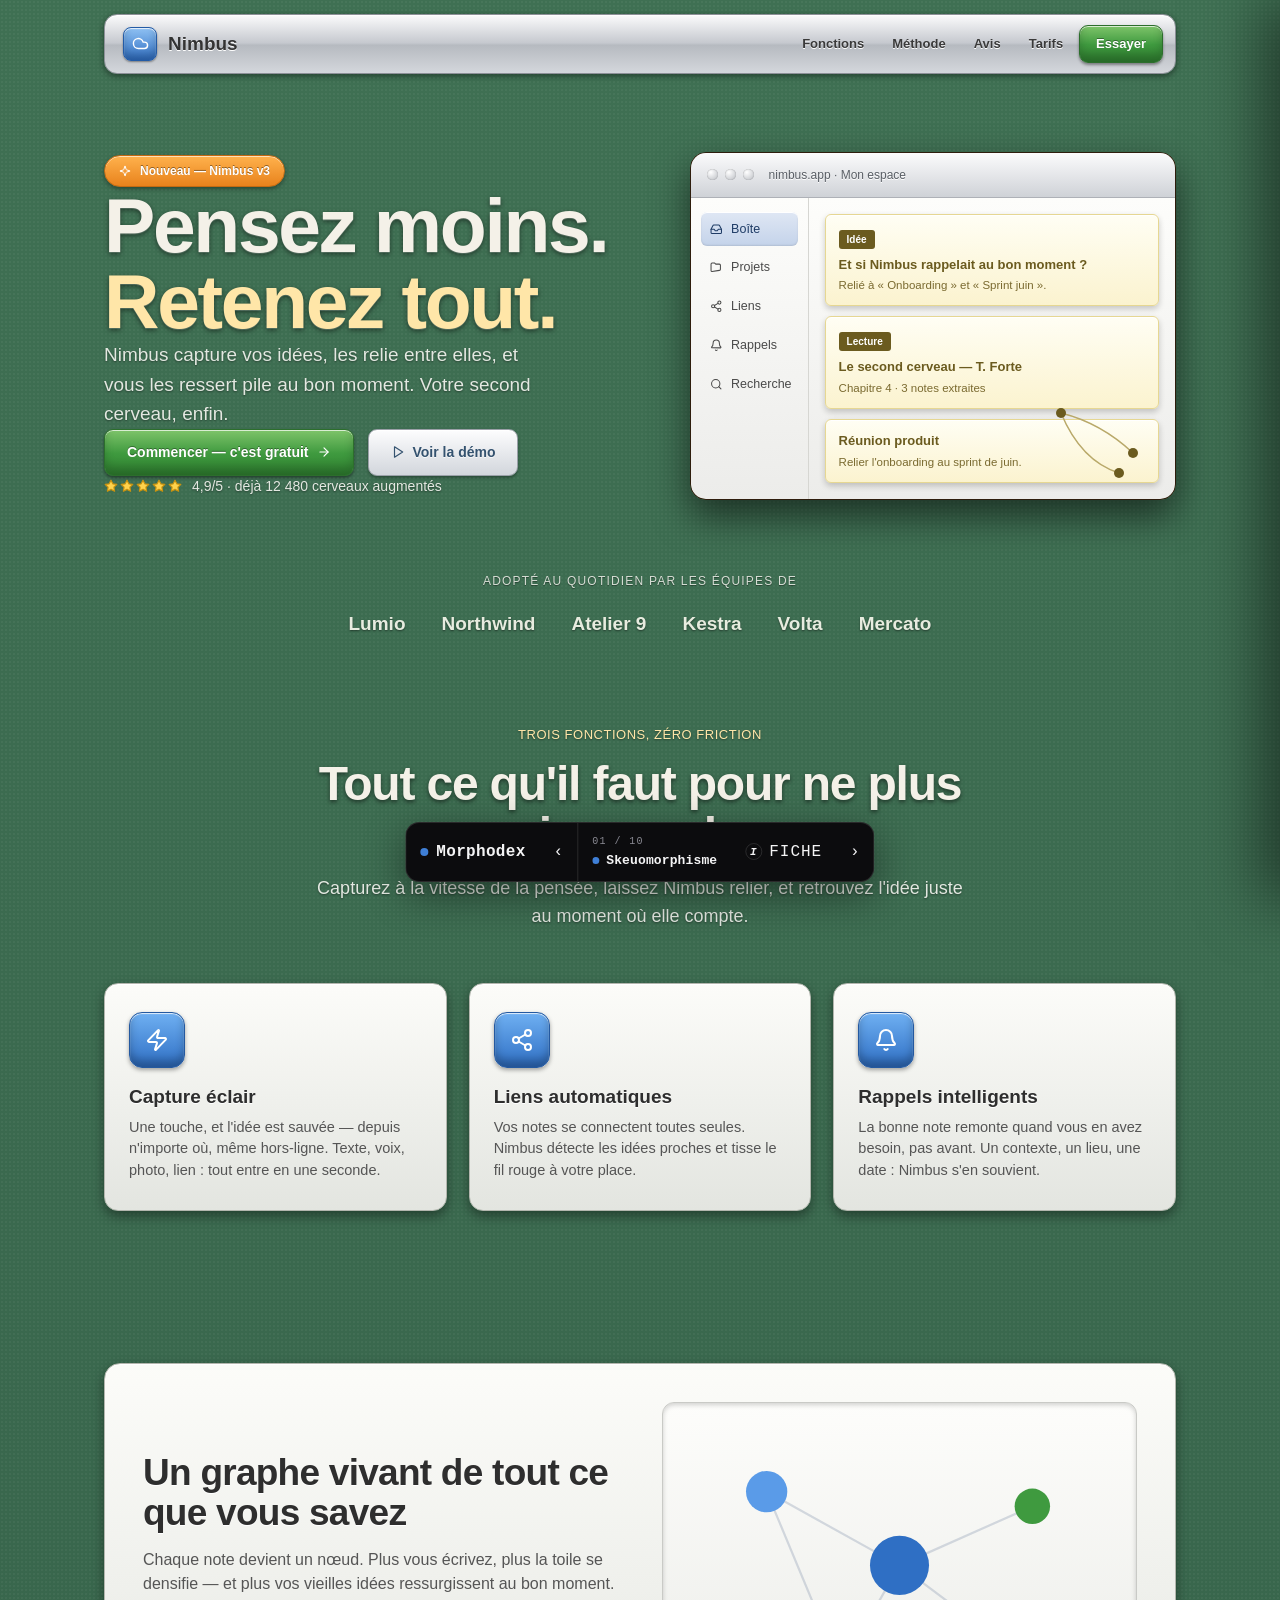
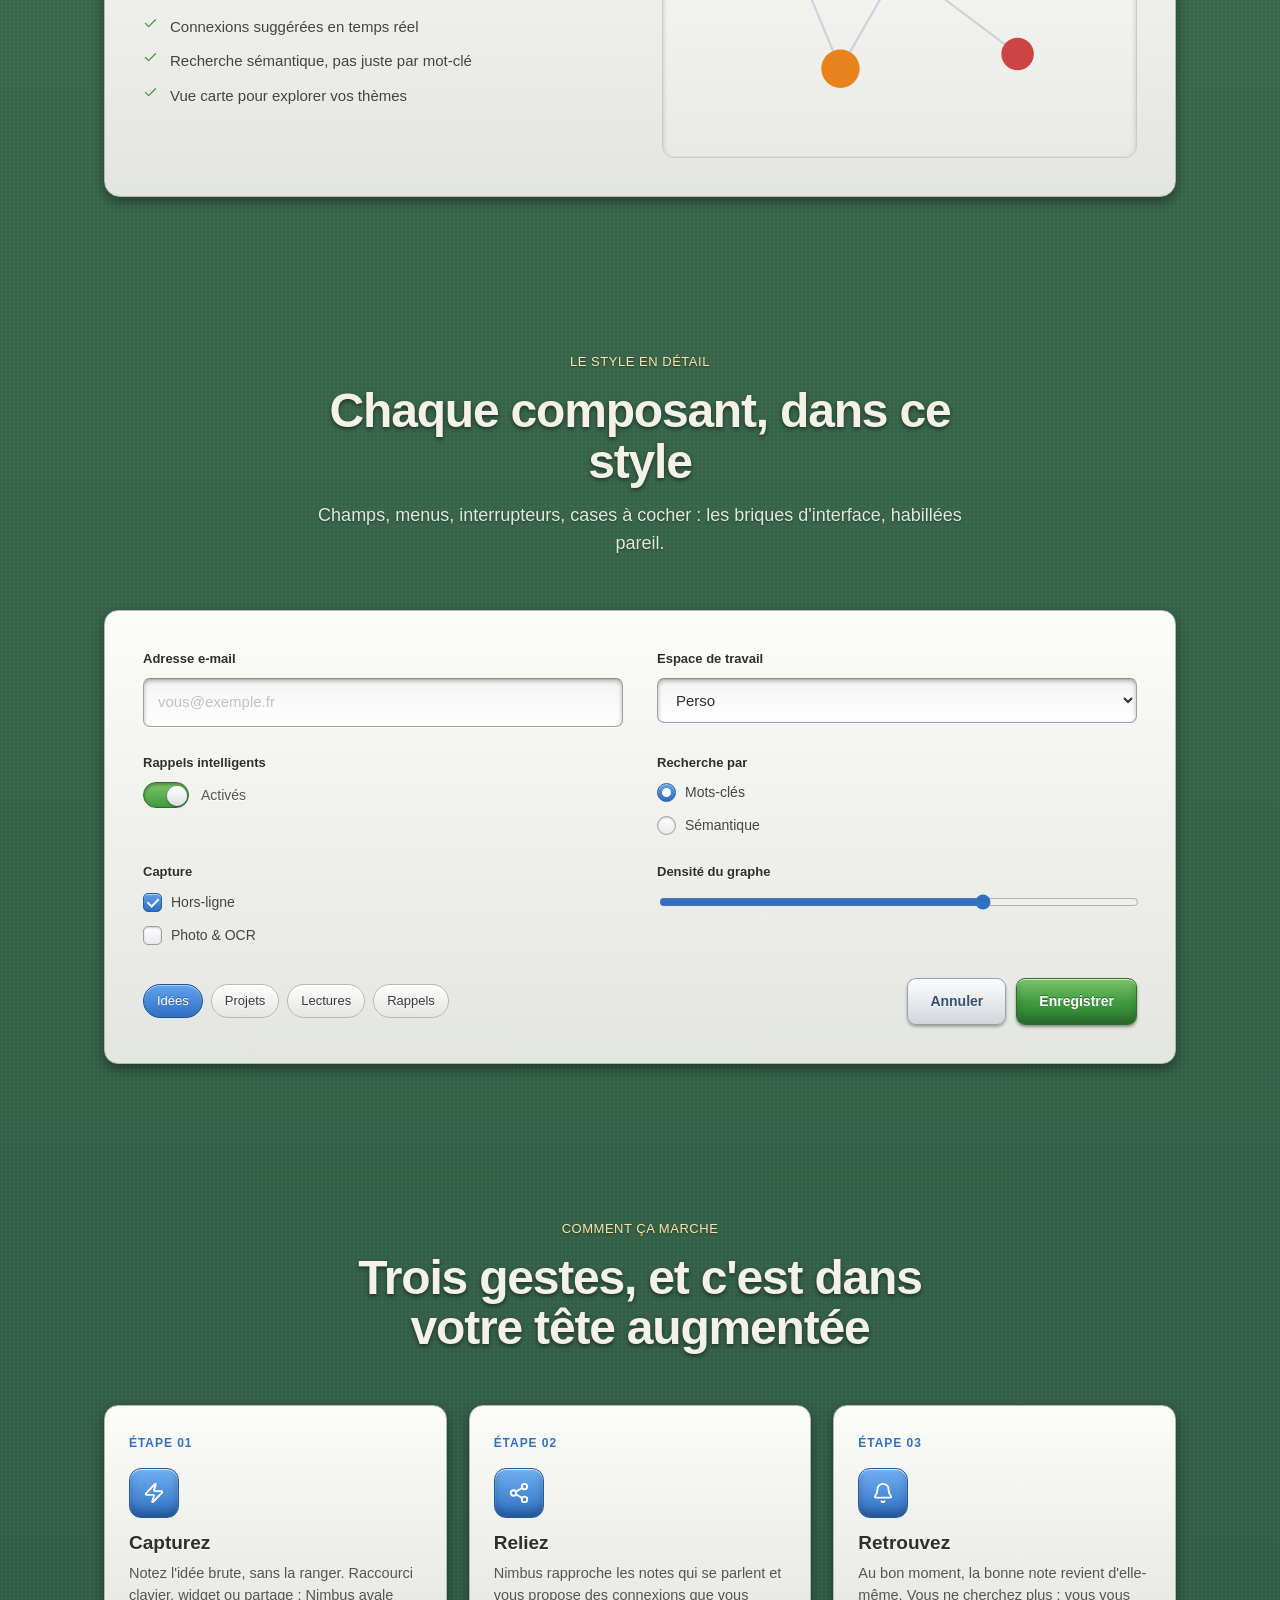
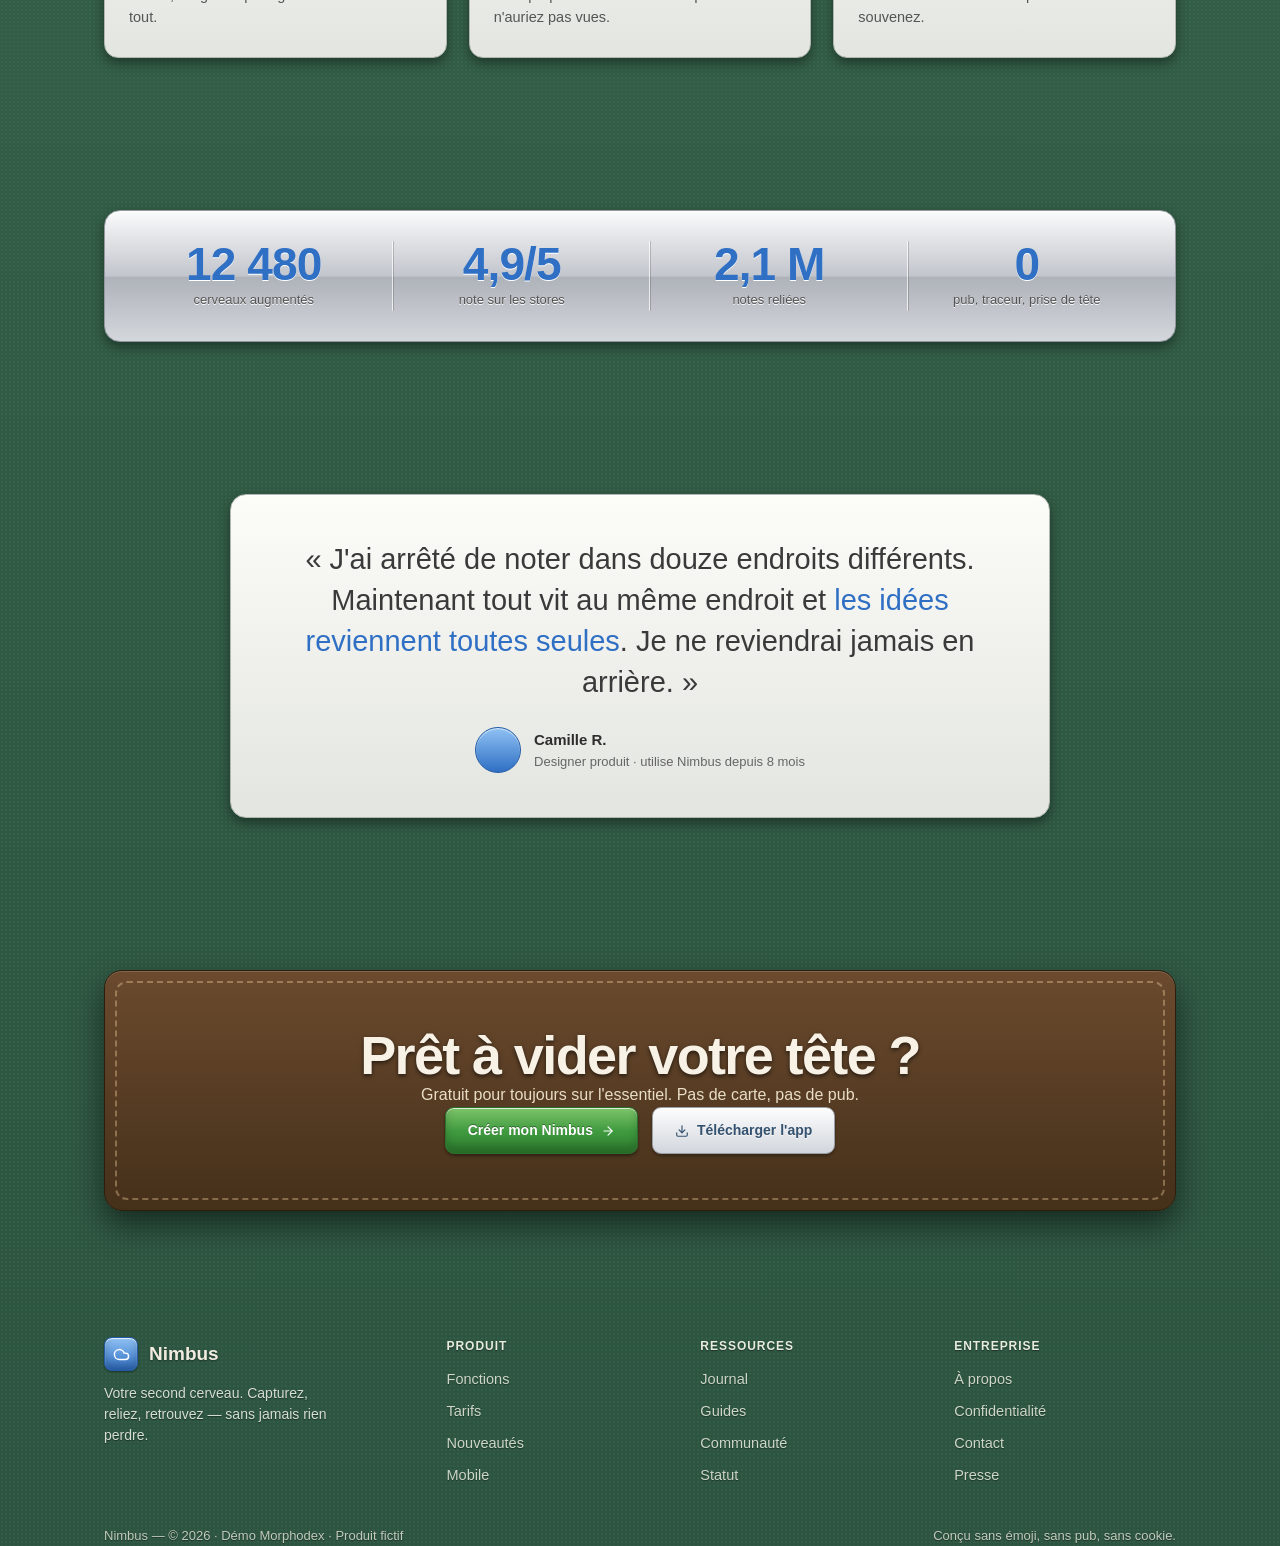
<file: styles/skeuomorphisme.html>
<!DOCTYPE html>
<html lang="fr">
<head>
  <meta charset="UTF-8" />
  <meta name="viewport" content="width=device-width, initial-scale=1.0" />
  <title>Nimbus · Skeuomorphisme — Morphodex</title>
  <link rel="stylesheet" href="../assets/landing-base.css?v=015" />
  <link rel="stylesheet" href="../assets/hud.css?v=015" />
  <style>
    /* ====== PEAU : SKEUOMORPHISME ======
       L'écran imite la matière : feutrine, métal brossé, cuir,
       verre brillant. Reliefs, biseaux, reflets, coutures. */
    body {
      font-family: "Lucida Grande", "Helvetica Neue", Helvetica, Arial, sans-serif;
      color: #f1ece0;
      background: #3c6b50;
      background-image: radial-gradient(rgba(255,255,255,.04) 1px, transparent 1px), linear-gradient(#3f7053, #2c5440);
      background-size: 4px 4px, cover;
    }
    .bg { display: none; }
    .text-dark { color: #2c2f35; }

    .surface { background: linear-gradient(#fcfcf9, #e3e5e0); border: 1px solid #b3b6ae; color: #2c2f35; box-shadow: inset 0 1px 0 #fff, 0 5px 12px rgba(0,0,0,.4); }

    /* Nav alu brossé */
    .nav { padding: 10px 12px 10px 18px; border-radius: 13px; background: linear-gradient(#fbfbfc, #c6c9cf 48%, #b6bac0 52%, #d4d7dc); border-color: #8d9098; box-shadow: inset 0 1px 0 rgba(255,255,255,.8), 0 2px 6px rgba(0,0,0,.45); }
    .brand { font-weight: 700; font-size: 19px; color: #333; text-shadow: 0 1px 0 #fff; }
    .brand-logo { width: 34px; height: 34px; border-radius: 8px; font-size: 17px; color: #fff; background: linear-gradient(#8fc1f3, #2f6fc4); border: 1px solid #235ba6; box-shadow: inset 0 1px 1px rgba(255,255,255,.8), inset 0 -6px 8px rgba(0,0,0,.2), 0 1px 2px rgba(0,0,0,.4); text-shadow: 0 -1px 0 rgba(0,0,0,.4); }
    .nav-links a { color: #3a3a3a; font-size: 13px; font-weight: 600; padding: 7px 12px; border-radius: 6px; text-shadow: 0 1px 0 #fff; }
    .nav-links a:hover { background: rgba(255,255,255,.5); box-shadow: inset 0 1px 2px rgba(0,0,0,.15); }

    .btn { font-weight: 700; font-size: 14px; color: #fff; text-shadow: 0 -1px 0 rgba(0,0,0,.35); padding: 12px 22px; border-radius: 9px; background: linear-gradient(#62a3ee, #2f6fc4 52%, #205aa8); border: 1px solid #234f8f; box-shadow: inset 0 1px 0 rgba(255,255,255,.7), inset 0 -8px 10px rgba(0,0,0,.18), 0 2px 3px rgba(0,0,0,.4); }
    .btn:active { box-shadow: inset 0 2px 5px rgba(0,0,0,.5); }
    .btn-primary { background: linear-gradient(#7ec46a, #3f9a3f 52%, #2f8030); border-color: #2c6e2c; }
    .nav-cta { padding: 8px 16px; font-size: 13px; }
    .btn[class~="btn"]:not(.btn-primary):not(.nav-cta) { color: #34526f; text-shadow: 0 1px 0 rgba(255,255,255,.7); background: linear-gradient(#fdfdfe, #d2d6dc); border: 1px solid #9aa0a8; box-shadow: inset 0 1px 0 #fff, 0 2px 3px rgba(0,0,0,.3); }

    .eyebrow { font-size: 12px; font-weight: 700; color: #fff; text-shadow: 0 -1px 0 rgba(0,0,0,.4); padding: 6px 14px; border-radius: 999px; background: linear-gradient(#ffb24d, #e8821c); border: 1px solid #c46a12; box-shadow: inset 0 1px 0 rgba(255,255,255,.6), 0 2px 4px rgba(0,0,0,.35); }
    .eyebrow .ic { color: #fff; }
    .hero-title { color: #f4f1e8; text-shadow: 0 1px 0 rgba(255,255,255,.18), 0 2px 5px rgba(0,0,0,.5); }
    .accent { color: #ffe6a8; }
    .hero-sub, .section-sub { color: #e3e8e1; text-shadow: 0 1px 2px rgba(0,0,0,.4); }
    .hero-trust { color: #e3e8e1; text-shadow: 0 1px 2px rgba(0,0,0,.4); font-size: 14px; }
    .stars .ic { fill: #ffd34d; stroke: #c9920f; }

    .appwin { border-radius: 16px; background: linear-gradient(#6b4a2e, #45301a); border: 1px solid #2e1d0d; box-shadow: inset 0 1px 0 rgba(255,255,255,.18), 0 16px 36px rgba(0,0,0,.55); padding: 0; }
    .appbar { background: linear-gradient(#fbfbfc, #cfd2d7); border-bottom: 1px solid #aeb1b7; }
    .appbar-dot { background: radial-gradient(circle at 35% 30%, #fff, #b9bcc2); box-shadow: inset 0 0 1px rgba(0,0,0,.4); }
    .app-addr { font-size: 12px; color: #5a5f66; text-shadow: 0 1px 0 #fff; }
    .appbody { background: linear-gradient(#fdfdfb, #ececea); border-radius: 0 0 14px 14px; }
    .app-side { border-right: 1px solid #d6d6d2; }
    .app-side a { color: #4a4a4a; font-size: 12.5px; border-radius: 6px; }
    .app-side a.on { background: linear-gradient(#dfe7f4, #c4d3ea); box-shadow: inset 0 1px 0 #fff, inset 0 -1px 2px rgba(0,0,0,.1); color: #1f3c66; }
    .app-note { background: linear-gradient(#fffef4, #fbf3cf); border: 1px solid #e6d792; border-radius: 6px; box-shadow: 0 3px 6px rgba(0,0,0,.2), inset 0 1px 0 #fff; }
    .app-note[data-tag]::before { content: attr(data-tag); display: inline-block; font-size: 10px; font-weight: 700; padding: 2px 8px; border-radius: 3px; background: #6b5b1f; color: #fff; margin-bottom: 6px; }
    .app-note-title { font-size: 13px; font-weight: 700; color: #6b5b1f; margin-bottom: 3px; }
    .app-note-text { font-size: 11.5px; color: #7a6a30; }
    .app-graph .edge { stroke: #b9a96a; opacity: 1; } .app-graph .node { fill: #6b5b1f; }

    .trustbar-label { color: #d6ddd4; text-shadow: 0 1px 1px rgba(0,0,0,.4); font-size: 12px; letter-spacing: .1em; text-transform: uppercase; }
    .trust-logos b { color: #e7ecdf; text-shadow: 0 1px 2px rgba(0,0,0,.45); font-size: 19px; font-weight: 700; }

    .section-kicker { color: #ffe6a8; text-shadow: 0 1px 2px rgba(0,0,0,.4); }
    .section-title { color: #f4f1e8; text-shadow: 0 2px 4px rgba(0,0,0,.5); }

    .feature { border-radius: 14px; padding: 28px 24px; }
    .feature-icon { width: 56px; height: 56px; border-radius: 13px; font-size: 24px; color: #fff; margin-bottom: 18px; background: linear-gradient(#6fb0f2, #2f6fc4); border: 1px solid #2459a0; box-shadow: inset 0 1px 1px rgba(255,255,255,.8), inset 0 -7px 9px rgba(0,0,0,.25), 0 2px 4px rgba(0,0,0,.35); }
    .feature-title { font-size: 19px; font-weight: 700; color: #2e2e2e; text-shadow: 0 1px 0 #fff; margin-bottom: 8px; }
    .feature-text { font-size: 14.5px; color: #555; }

    .spotlight { border-radius: 16px; padding: 38px; }
    .spotlight-title { font-weight: 700; color: #2e2e2e; text-shadow: 0 1px 0 #fff; margin-bottom: 14px; }
    .spotlight-text { color: #555; margin-bottom: 20px; font-size: 16px; }
    .checks li { color: #444; font-size: 15px; } .checks .ic { color: #3f9a3f; }
    .spotlight-visual { border-radius: 12px; background: linear-gradient(#fdfdfb, #e9eae6); border: 1px solid #c9cac6; box-shadow: inset 0 2px 5px rgba(0,0,0,.18); }
    .spotlight-visual .edge { stroke: #9aa6b8; }
    .node-a { fill: #5a9be8; } .node-b { fill: #2f6fc4; } .node-c { fill: #3f9a3f; } .node-d { fill: #e8821c; } .node-e { fill: #c44; }

    .step { border-radius: 14px; padding: 28px 24px; }
    .step-num { font-size: 12px; font-weight: 700; letter-spacing: .08em; color: #2f6fc4; text-shadow: 0 1px 0 #fff; }
    .step-icon { width: 50px; height: 50px; border-radius: 12px; font-size: 22px; color: #fff; margin: 16px 0 14px; background: linear-gradient(#6fb0f2, #2f6fc4); border: 1px solid #2459a0; box-shadow: inset 0 1px 1px rgba(255,255,255,.8), inset 0 -6px 8px rgba(0,0,0,.25); }
    .step-title { font-size: 19px; font-weight: 700; color: #2e2e2e; text-shadow: 0 1px 0 #fff; margin-bottom: 8px; }
    .step-text { font-size: 14.5px; color: #555; }

    .stats { border-radius: 16px; padding: 30px; background: linear-gradient(#fafbfc, #c2c5cc 50%, #aeb2b9 51%, #d4d7dc); border-color: #9398a0; }
    .stat-num { font-weight: 700; color: #2f6fc4; text-shadow: 0 1px 0 #fff; }
    .stat-label { font-size: 13px; color: #555; text-shadow: 0 1px 0 #fff; }
    .stat + .stat { border-left: 1px solid rgba(0,0,0,.18); box-shadow: -1px 0 0 rgba(255,255,255,.7); }

    .quote { border-radius: 16px; padding: 44px; background: linear-gradient(#fcfcf9, #e3e5e0); }
    .quote-text { color: #3a3a3a; font-weight: 400; }
    .quote-text .accent { color: #2f6fc4; }
    .quote-avatar { background: linear-gradient(#8fc1f3, #2f6fc4); border: 1px solid #235ba6; box-shadow: inset 0 1px 1px rgba(255,255,255,.7); }
    .quote-name { font-size: 15px; color: #2e2e2e; font-weight: 700; } .quote-role { font-size: 13px; color: #666; }

    .cta { border-radius: 18px; padding: 56px 30px; background: linear-gradient(#6b4a2e, #45301a); border: 1px solid #2e1d0d; box-shadow: inset 0 1px 0 rgba(255,255,255,.16), 0 14px 30px rgba(0,0,0,.5); position: relative; }
    .cta::before { content: ""; position: absolute; inset: 10px; border-radius: 12px; border: 2px dashed rgba(255,220,170,.35); pointer-events: none; }
    .cta-title { color: #f7f1e6; text-shadow: 0 2px 4px rgba(0,0,0,.6); }
    .cta-text { color: #e9ddc7; }

    .site-footer { margin-top: 50px; }
    .foot-brand .brand { color: #f1ece0; text-shadow: 0 1px 2px rgba(0,0,0,.4); margin-bottom: 12px; }
    .foot-tagline { color: #d6ddd4; text-shadow: 0 1px 1px rgba(0,0,0,.4); font-size: 14px; max-width: 240px; }
    .foot-col h6 { color: #e7ecdf; text-shadow: 0 1px 1px rgba(0,0,0,.4); font-size: 12px; letter-spacing: .08em; text-transform: uppercase; margin-bottom: 14px; }
    .foot-col a { color: #cdd6c8; text-shadow: 0 1px 1px rgba(0,0,0,.35); font-size: 14.5px; margin-bottom: 10px; }
    .foot-col a:hover { color: #fff; }
    .foot-bottom { color: #c2cabd; text-shadow: 0 1px 1px rgba(0,0,0,.4); font-size: 13px; margin-top: 30px; }

    /* Composants — champ Aqua / iOS 6 creusé */
    .kit { border-radius: 14px; }
    .field-label { color: #2e2e2e; text-shadow: 0 1px 0 #fff; }
    .input, .select { background: linear-gradient(#f3f4f2, #fff); border: 1px solid #9aa0a8; border-top-color: #868c94; border-radius: 7px; color: #2c2f35; box-shadow: inset 0 2px 4px rgba(0,0,0,.28), inset 0 1px 1px rgba(0,0,0,.06), 0 1px 0 #fff; }
    .input::placeholder { color: #9aa0a8; }
    .input:focus, .select:focus { border-color: #3f7fd6; box-shadow: inset 0 2px 4px rgba(0,0,0,.28), 0 0 0 3px rgba(63,127,214,.35), 0 0 7px rgba(63,127,214,.45); }
    .switch-track { background: linear-gradient(#bfc3c9, #dde0e4); border: 1px solid #9aa0a8; box-shadow: inset 0 2px 3px rgba(0,0,0,.3); }
    .switch input:checked ~ .switch-track { background: linear-gradient(#7ec46a, #3f9a3f); border-color: #2c6e2c; }
    .switch-thumb { background: linear-gradient(#fff, #dde0e4); box-shadow: 0 1px 2px rgba(0,0,0,.45), inset 0 1px 0 #fff; }
    .switch-state { color: #555; text-shadow: 0 1px 0 #fff; }
    .choice { color: #444; }
    .kit-grid input[type=checkbox], .kit-grid input[type=radio], .range { accent-color: #2f6fc4; }
    .chip { background: linear-gradient(#fdfdfe, #e4e6e1); border: 1px solid #b7bab2; color: #3a3a3a; box-shadow: inset 0 1px 0 #fff; text-shadow: 0 1px 0 #fff; }
    .chip-on { background: linear-gradient(#62a3ee, #2f6fc4); border-color: #234f8f; color: #fff; text-shadow: 0 -1px 0 rgba(0,0,0,.3); box-shadow: inset 0 1px 0 rgba(255,255,255,.5); }
    /* Cases & radios custom */
    .choice input[type=checkbox], .choice input[type=radio] { -webkit-appearance:none; appearance:none; margin:0; width:19px; height:19px; flex:none; position:relative; cursor:pointer; border:1px solid #9aa0a8; background:linear-gradient(#fff,#e9eaec); border-radius:5px; box-shadow:inset 0 1px 2px rgba(0,0,0,.2); }
    .choice input[type=radio] { border-radius:50%; }
    .choice input[type=checkbox]:checked, .choice input[type=radio]:checked { background:linear-gradient(#5fa0ec,#2f6fc4); border-color:#235ba6; box-shadow:inset 0 1px 0 rgba(255,255,255,.5); }
    .choice input[type=checkbox]:checked::after { content:""; position:absolute; left:50%; top:47%; width:5px; height:9px; border:solid #fff; border-width:0 2px 2px 0; transform:translate(-50%,-55%) rotate(45deg); }
    .choice input[type=radio]:checked::after { content:""; position:absolute; inset:4px; border-radius:50%; background:#fff; }
  </style>
  <script defer src="https://uuu.my-monkey.fr/u.js" data-website-id="6c86cae6-7768-440f-84f7-309411fe825c" data-domains="morphodex.my-monkey.fr"></script>
</head>
<body data-style="skeuomorphisme">
  <script src="../assets/landing.js?v=015"></script>
  <script src="../assets/styles-data.js?v=015"></script>
  <script src="../assets/hud.js?v=015"></script>
</body>
</html>
</file>
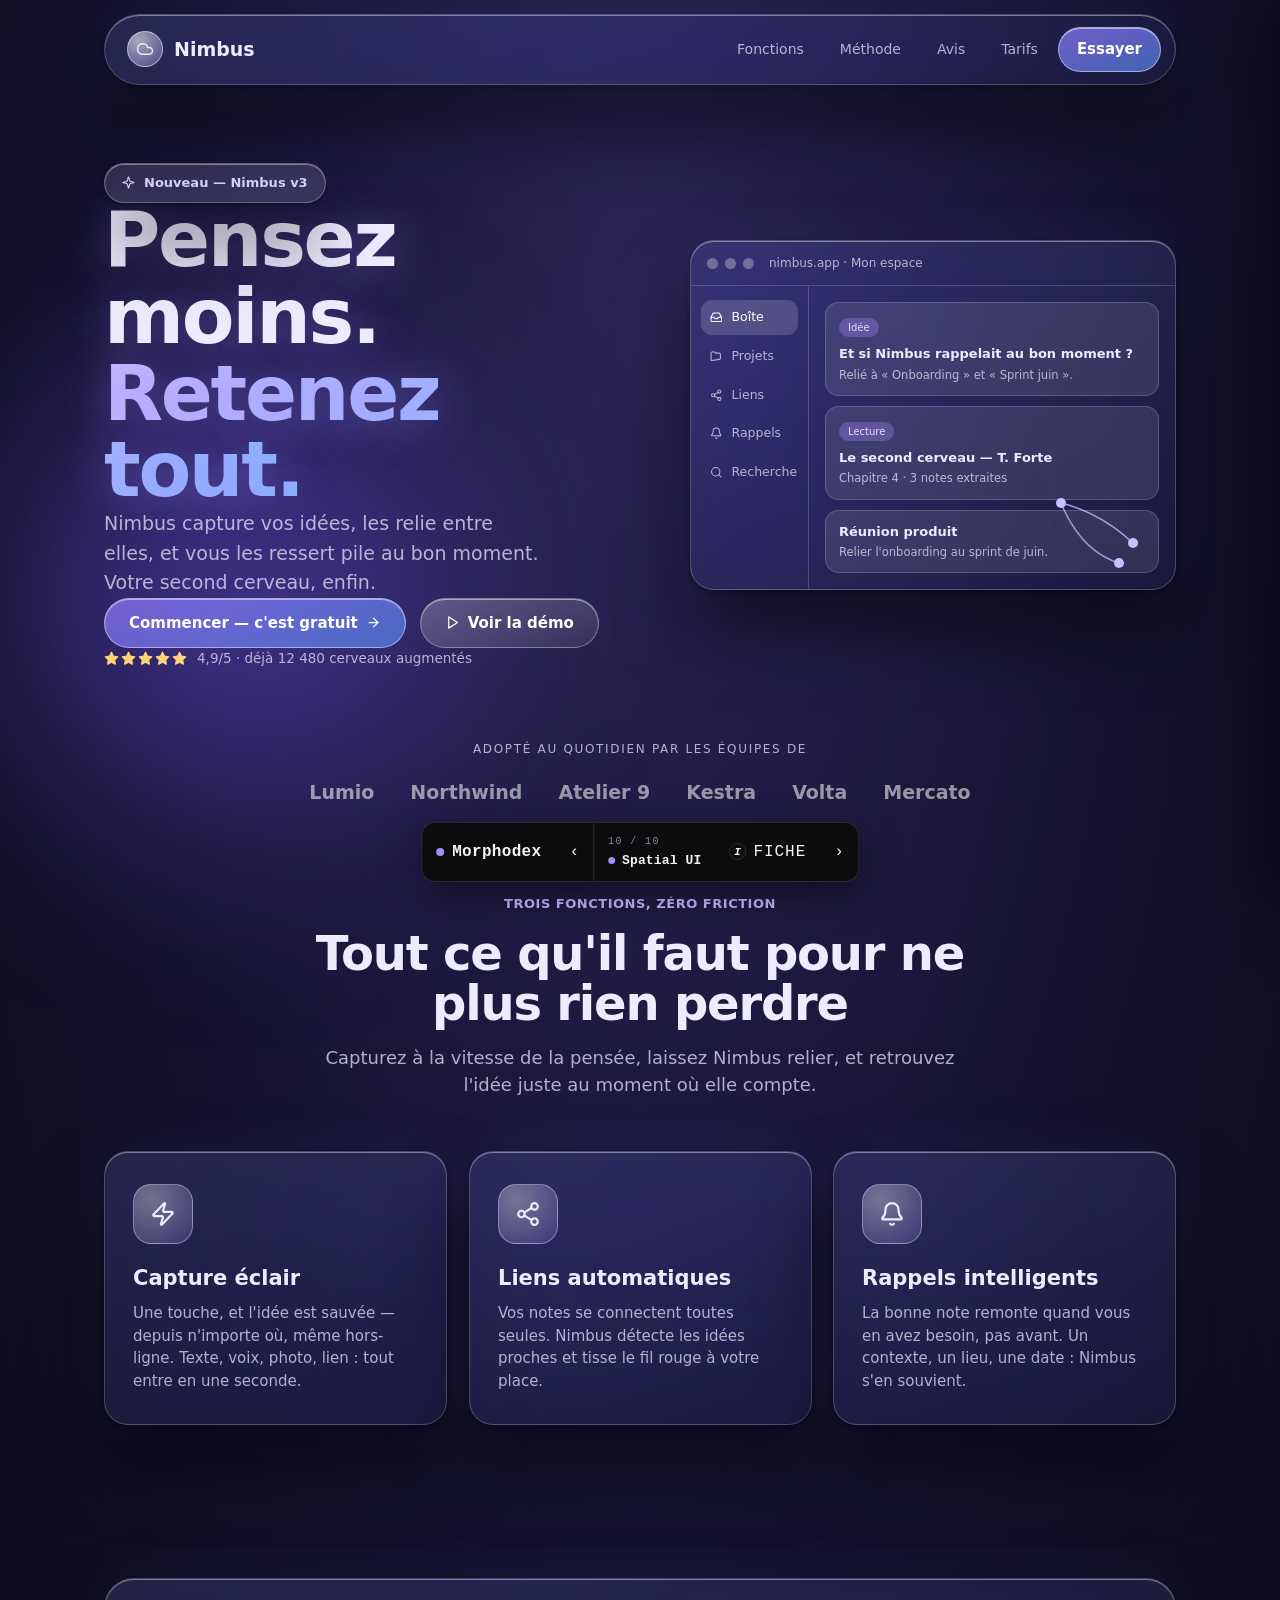
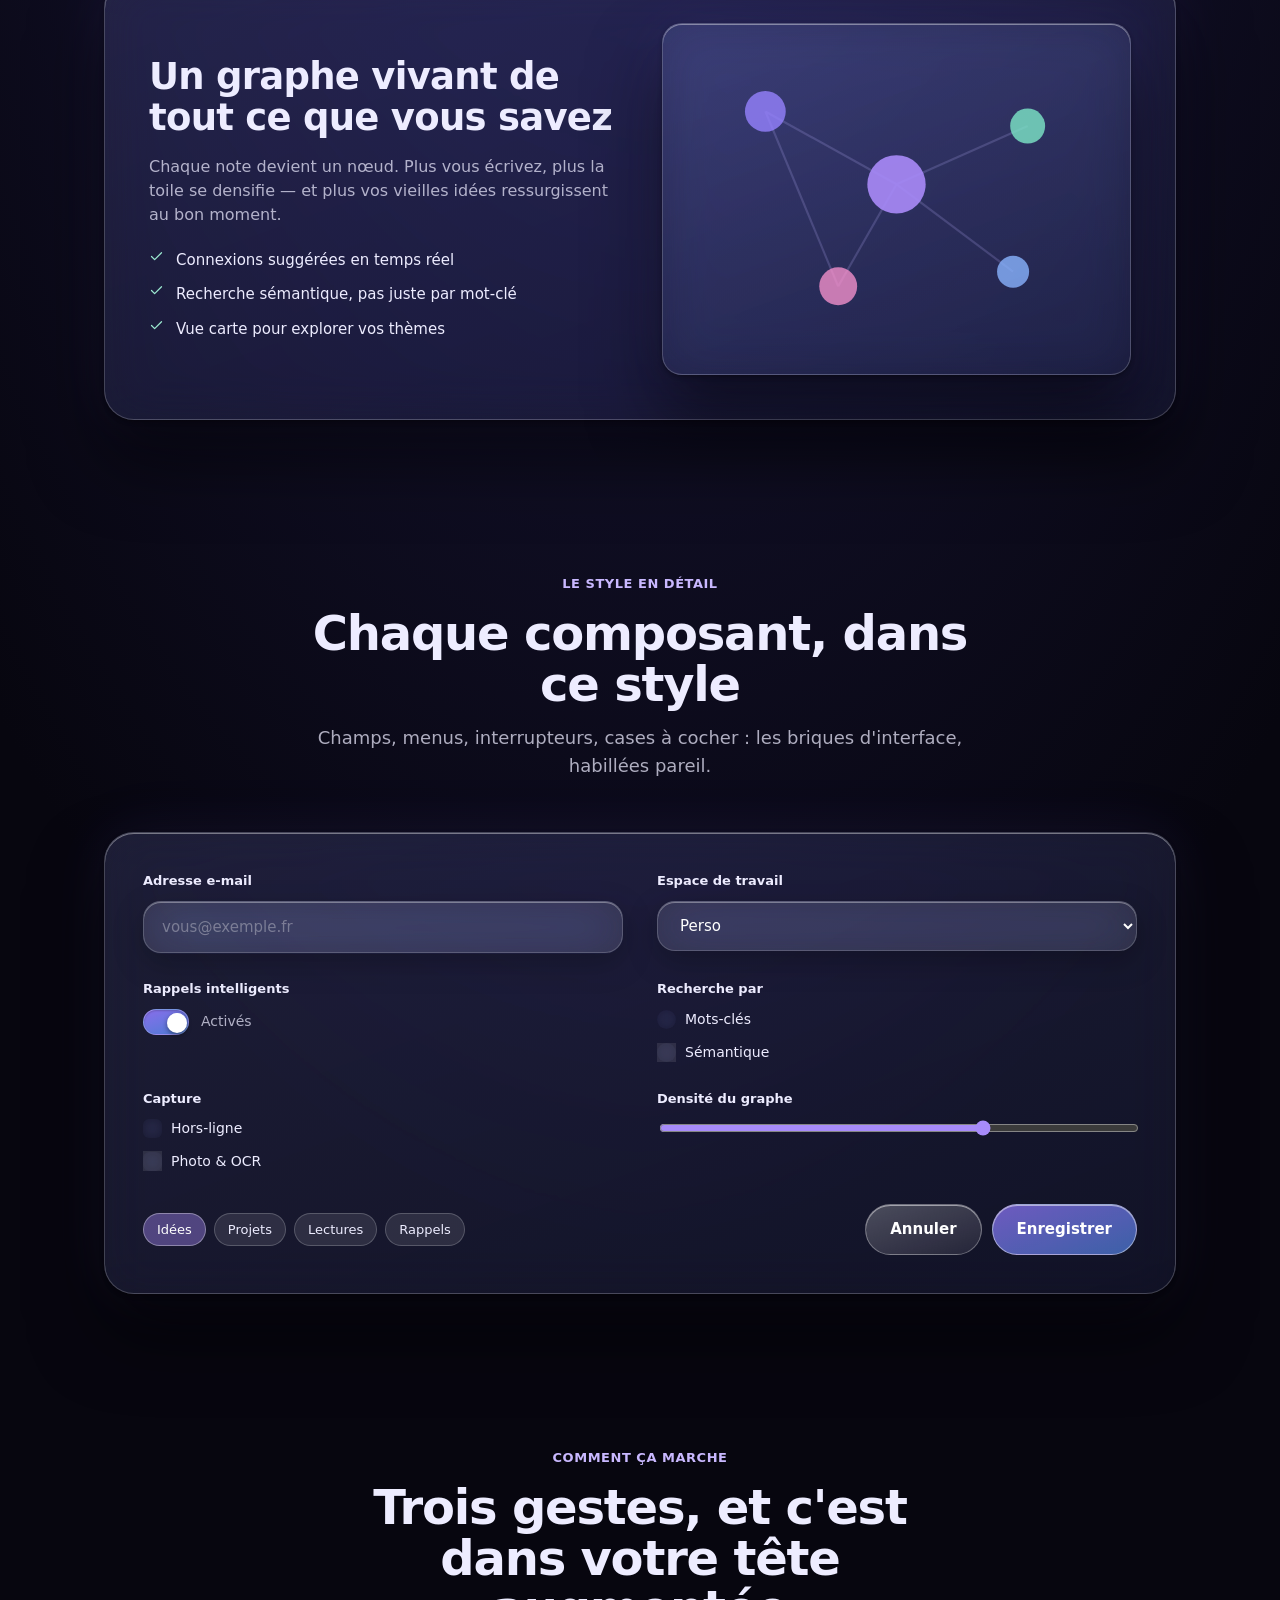
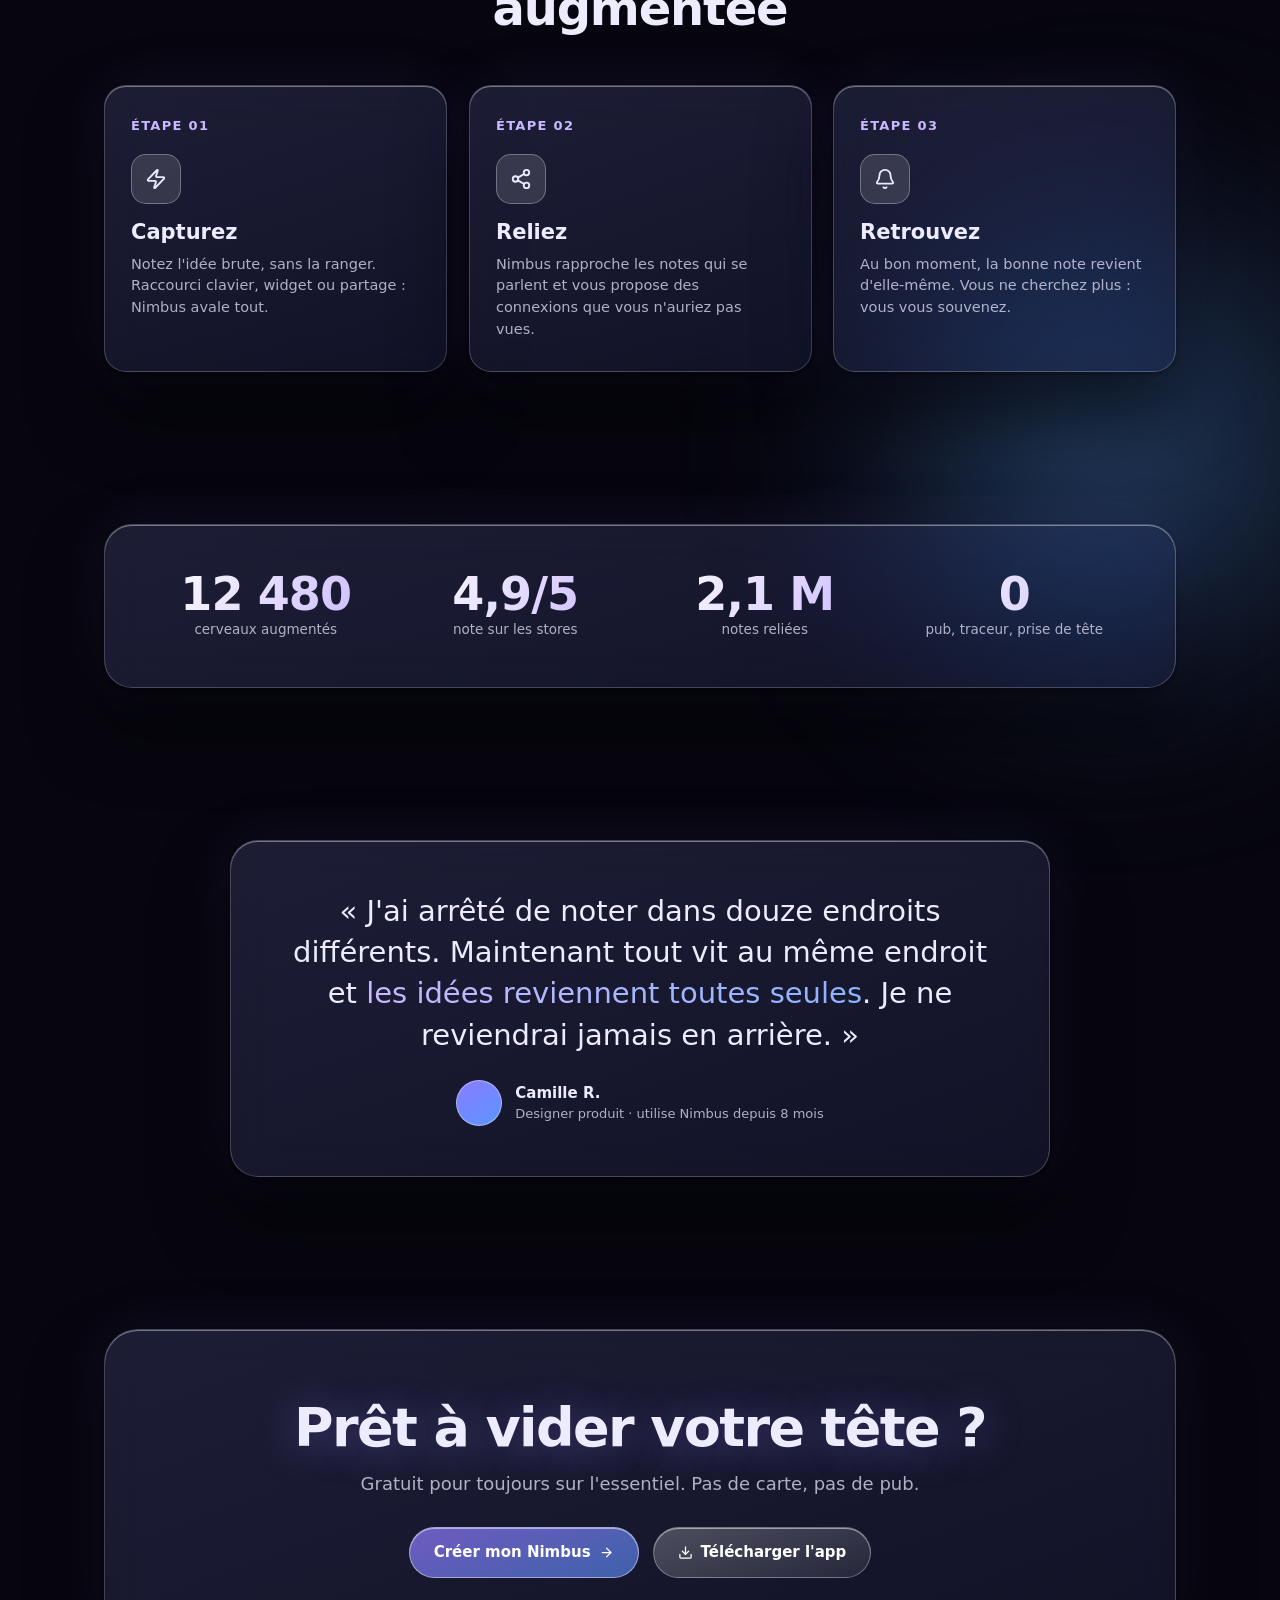
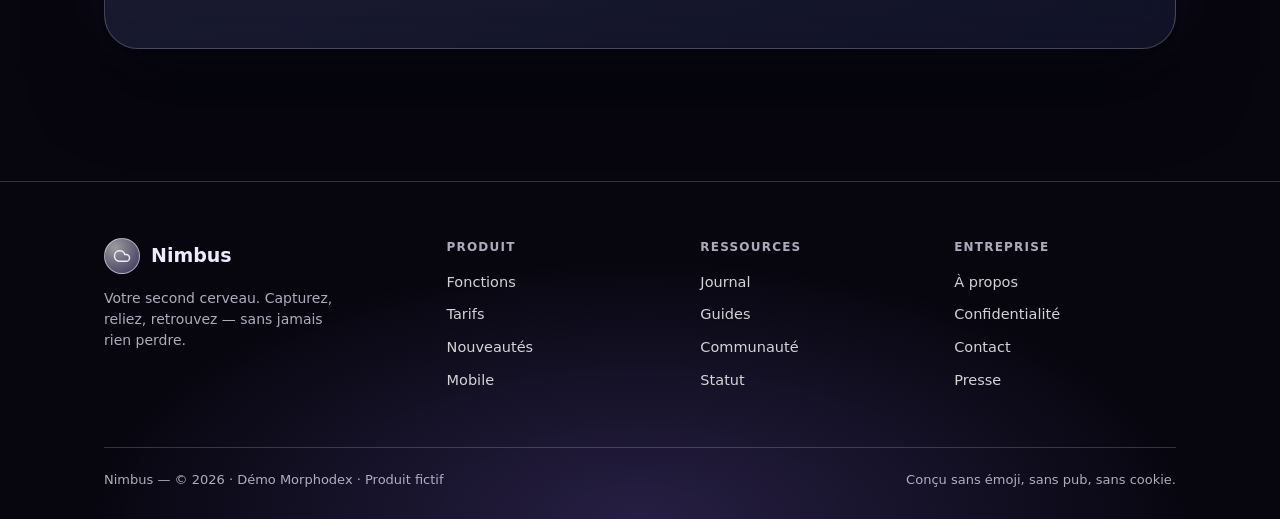
<file: styles/spatial-ui.html>
<!DOCTYPE html>
<html lang="fr">
<head>
  <meta charset="UTF-8" />
  <meta name="viewport" content="width=device-width, initial-scale=1.0" />
  <title>Nimbus · Spatial UI — Morphodex</title>
  <link rel="stylesheet" href="../assets/landing-base.css?v=015" />
  <link rel="stylesheet" href="../assets/hud.css?v=015" />
  <style>
    /* ====== PEAU : SPATIAL UI (visionOS) ======
       L'interface flotte dans un espace 3D. Panneaux de verre
       suspendus, profondeur, parallaxe, lumière ambiante. */
    :root { --txt: #edecff; --dim: rgba(237,236,255,.72); --line: rgba(255,255,255,.18); --accent: #a78bfa; }
    html { scroll-behavior: smooth; }
    body { font-family: -apple-system, BlinkMacSystemFont, "SF Pro Display", system-ui, sans-serif; color: var(--txt); background: #05050d; }

    .bg { background: radial-gradient(120% 70% at 50% 6%, #2a2456 0%, #14122e 34%, #07060f 68%); }
    .bg-1 { width: 60vw; height: 60vw; border-radius: 50%; background: radial-gradient(circle, rgba(120,90,255,.5), transparent 62%); top: 4%; left: -12%; filter: blur(80px); }
    .bg-2 { width: 54vw; height: 54vw; border-radius: 50%; background: radial-gradient(circle, rgba(90,170,255,.4), transparent 62%); top: 62%; right: -14%; filter: blur(90px); }
    .bg-3 { left: 0; right: 0; bottom: 0; height: 40vh; width: auto; background: radial-gradient(60% 100% at 50% 100%, rgba(150,120,255,.22), transparent 72%); }

    .scene { perspective: 1500px; }
    .surface {
      position: relative; transform-style: preserve-3d;
      background: linear-gradient(160deg, rgba(120,128,200,.2), rgba(38,42,78,.34));
      -webkit-backdrop-filter: blur(24px) saturate(150%); backdrop-filter: blur(24px) saturate(150%);
      border: 1px solid rgba(255,255,255,.2);
      box-shadow: inset 0 1px 0 rgba(255,255,255,.4), 0 2px 4px rgba(0,0,0,.3), 0 40px 70px rgba(0,0,0,.55), 0 0 60px rgba(140,120,255,.1);
      transition: box-shadow .3s ease;
      will-change: transform;
    }

    .nav { padding: 12px 14px 12px 22px; border-radius: 999px; }
    .brand { font-weight: 600; font-size: 19px; }
    .brand-logo { width: 36px; height: 36px; border-radius: 50%; font-size: 18px; background: radial-gradient(circle at 30% 25%, rgba(255,255,255,.6), rgba(160,140,255,.3)); border: 1px solid rgba(255,255,255,.5); }
    .nav-links a { color: var(--dim); font-size: 14px; font-weight: 500; padding: 10px 16px; border-radius: 999px; }
    .nav-links a:hover { background: rgba(255,255,255,.14); }

    .btn { font-weight: 600; font-size: 15px; color: #fff; padding: 13px 24px; border-radius: 999px; border: 1px solid rgba(255,255,255,.3); background: linear-gradient(160deg, rgba(255,255,255,.24), rgba(255,255,255,.08)); box-shadow: inset 0 1px 0 rgba(255,255,255,.5); transition: transform .15s; }
    .btn:hover { transform: translateY(-1px); }
    .btn-primary { background: linear-gradient(160deg, rgba(150,120,255,.7), rgba(90,150,255,.6)); border-color: rgba(255,255,255,.45); }
    .nav-cta { padding: 10px 18px; }

    .eyebrow { font-size: 13px; font-weight: 600; padding: 9px 17px; border-radius: 999px; background: rgba(255,255,255,.13); border: 1px solid rgba(255,255,255,.26); color: #d9d4ff; }
    .hero-title { font-weight: 600; text-shadow: 0 4px 44px rgba(150,130,255,.45); }
    .accent { background: linear-gradient(110deg, #c9b8ff, #8ab4ff); -webkit-background-clip: text; background-clip: text; -webkit-text-fill-color: transparent; }
    .hero-sub, .section-sub { color: var(--dim); }
    .hero-trust { color: var(--dim); font-size: 13.5px; }
    .stars .ic { fill: #ffd479; stroke: #ffd479; font-size: 15px; }

    .appwin { border-radius: 24px; }
    .appbar { border-bottom: 1px solid var(--line); }
    .appbar-dot { background: rgba(255,255,255,.3); }
    .app-addr { font-size: 12px; color: var(--dim); }
    .app-side { border-right: 1px solid var(--line); }
    .app-side a { color: var(--dim); font-size: 12.5px; border-radius: 11px; }
    .app-side a.on { background: rgba(255,255,255,.16); color: #fff; }
    .app-note { background: rgba(255,255,255,.1); border: 1px solid var(--line); border-radius: 14px; }
    .app-note[data-tag]::before { content: attr(data-tag); display: inline-block; font-size: 10px; padding: 2px 9px; border-radius: 999px; background: rgba(167,139,250,.32); color: #e3dbff; margin-bottom: 7px; }
    .app-note-title { font-size: 13px; font-weight: 600; margin-bottom: 3px; }
    .app-note-text { font-size: 11.5px; color: var(--dim); }
    .app-graph .edge { stroke: rgba(190,180,255,.8); opacity: 1; } .app-graph .node { fill: #cabfff; }

    .trustbar-label { color: var(--dim); font-size: 12px; letter-spacing: .14em; text-transform: uppercase; }
    .trust-logos b { color: rgba(255,255,255,.55); font-size: 19px; font-weight: 600; }

    .section-kicker { color: #c9b8ff; font-weight: 600; }
    .section-title { font-weight: 600; }

    .feature { border-radius: 24px; padding: 32px 28px; }
    .feature-icon { width: 60px; height: 60px; border-radius: 18px; font-size: 26px; margin-bottom: 22px; background: radial-gradient(circle at 30% 25%, rgba(255,255,255,.36), rgba(150,130,255,.2)); border: 1px solid rgba(255,255,255,.35); }
    .feature-title { font-weight: 600; margin-bottom: 11px; }
    .feature-text { font-size: 15px; color: var(--dim); }

    .spotlight { border-radius: 30px; padding: 44px; }
    .spotlight-title { font-weight: 600; margin-bottom: 16px; }
    .spotlight-text { font-size: 16px; color: var(--dim); margin-bottom: 22px; }
    .checks li { font-size: 15px; } .checks .ic { color: #9be8d0; }
    .spotlight-visual { border-radius: 20px; }
    .spotlight-visual .edge { stroke: rgba(190,180,255,.5); }
    .node-a { fill: rgba(150,130,255,.8); } .node-b { fill: rgba(170,139,250,.9); } .node-c { fill: rgba(126,232,200,.8); } .node-d { fill: rgba(255,150,210,.75); } .node-e { fill: rgba(138,180,255,.8); }

    .step { border-radius: 22px; padding: 30px 26px; }
    .step-num { font-size: 13px; font-weight: 700; letter-spacing: .1em; color: #c9b8ff; }
    .step-icon { width: 50px; height: 50px; border-radius: 15px; font-size: 22px; margin: 18px 0 16px; background: rgba(255,255,255,.13); border: 1px solid rgba(255,255,255,.3); }
    .step-title { font-weight: 600; margin-bottom: 9px; }
    .step-text { font-size: 14.5px; color: var(--dim); }

    .stats { border-radius: 28px; padding: 46px; }
    .stat-num { font-weight: 600; background: linear-gradient(120deg, #fff, #c9b8ff); -webkit-background-clip: text; background-clip: text; -webkit-text-fill-color: transparent; }
    .stat-label { font-size: 13.5px; color: var(--dim); }

    .quote { border-radius: 28px; padding: 50px; }
    .quote-text { font-weight: 500; }
    .quote-text .accent { background: linear-gradient(110deg, #c9b8ff, #8ab4ff); -webkit-background-clip: text; background-clip: text; -webkit-text-fill-color: transparent; }
    .quote-avatar { background: linear-gradient(150deg, #8a7bff, #5a96ff); border: 1px solid rgba(255,255,255,.4); }
    .quote-name { font-size: 15px; } .quote-role { font-size: 13px; color: var(--dim); }

    .cta { border-radius: 34px; padding: 70px 30px; }
    .cta-title { font-weight: 600; margin-bottom: 14px; text-shadow: 0 4px 40px rgba(150,130,255,.4); }
    .cta-text { font-size: 18px; color: var(--dim); margin-bottom: 30px; }

    .site-footer { border-top: 1px solid var(--line); padding: 56px 0 30px; margin-top: 56px; }
    .foot-brand .brand { margin-bottom: 14px; }
    .foot-tagline { color: var(--dim); font-size: 14px; max-width: 240px; }
    .foot-col h6 { color: var(--dim); font-size: 12px; letter-spacing: .1em; text-transform: uppercase; margin-bottom: 16px; }
    .foot-col a { color: rgba(255,255,255,.82); font-size: 14.5px; margin-bottom: 11px; }
    .foot-col a:hover { color: #fff; }
    .foot-bottom { margin-top: 44px; padding-top: 22px; border-top: 1px solid var(--line); font-size: 13px; color: var(--dim); }

    @media (prefers-reduced-motion: reduce) { html { scroll-behavior: auto; } }

    /* Composants — verre visionOS (specular + halo focus) */
    .kit { border-radius: 30px; }
    .field-label { color: var(--txt); }
    .input, .select { background: rgba(255,255,255,.10); -webkit-backdrop-filter: blur(24px) saturate(180%); backdrop-filter: blur(24px) saturate(180%); border: 1px solid rgba(255,255,255,.18); border-radius: 18px; color: #fff; padding: 14px 18px; box-shadow: inset 0 1px 0 rgba(255,255,255,.35), 0 10px 30px rgba(0,0,0,.25); }
    .input::placeholder { color: rgba(255,255,255,.55); }
    .select option { color: #222; }
    .input:focus, .select:focus { border-color: rgba(255,255,255,.45); box-shadow: inset 0 1px 0 rgba(255,255,255,.5), 0 0 0 4px rgba(255,255,255,.12), 0 16px 44px rgba(0,0,0,.35); }
    .switch-track { background: rgba(255,255,255,.14); border: 1px solid rgba(255,255,255,.2); box-shadow: inset 0 1px 2px rgba(0,0,0,.2); }
    .switch input:checked ~ .switch-track { background: linear-gradient(160deg, rgba(150,120,255,.9), rgba(90,150,255,.8)); }
    .switch-thumb { background: #fff; box-shadow: inset 0 1px 0 rgba(255,255,255,.8), 0 2px 5px rgba(0,0,0,.45); }
    .switch-state { color: var(--dim); }
    .choice { color: var(--txt); }
    .kit-grid input[type=checkbox], .kit-grid input[type=radio], .range { accent-color: var(--accent); }
    .chip { background: rgba(255,255,255,.1); border: 1px solid rgba(255,255,255,.2); color: var(--txt); }
    .chip-on { background: rgba(167,139,250,.4); border-color: rgba(255,255,255,.35); color: #fff; }
    /* Cases & radios custom */
    .choice input[type=checkbox], .choice input[type=radio] { -webkit-appearance:none; appearance:none; margin:0; width:19px; height:19px; flex:none; position:relative; cursor:pointer; border:1px solid rgba(255,255,255,.3); background:rgba(255,255,255,.1); border-radius:6px; -webkit-backdrop-filter:blur(6px); backdrop-filter:blur(6px); }
    .choice input[type=radio] { border-radius:50%; }
    .choice input[type=checkbox]:checked, .choice input[type=radio]:checked { background:var(--accent); border-color:transparent; }
    .choice input[type=checkbox]:checked::after { content:""; position:absolute; left:50%; top:47%; width:5px; height:9px; border:solid #fff; border-width:0 2px 2px 0; transform:translate(-50%,-55%) rotate(45deg); }
    .choice input[type=radio]:checked::after { content:""; position:absolute; inset:4px; border-radius:50%; background:#fff; }
  </style>
  <script defer src="https://uuu.my-monkey.fr/u.js" data-website-id="6c86cae6-7768-440f-84f7-309411fe825c" data-domains="morphodex.my-monkey.fr"></script>
</head>
<body data-style="spatial-ui">
  <script src="../assets/landing.js?v=015"></script>
  <script src="../assets/styles-data.js?v=015"></script>
  <script src="../assets/hud.js?v=015"></script>
  <script>
    /* Parallaxe spatiale : chaque panneau flotte à sa profondeur,
       suivant doucement le curseur (sans tourner toute la page). */
    (function () {
      if (window.matchMedia("(prefers-reduced-motion: reduce)").matches) return;
      var sel = ".appwin, .feature, .spotlight, .step, .stats, .quote, .cta, .eyebrow";
      var panels = [].slice.call(document.querySelectorAll(sel));
      panels.forEach(function (p, i) { p.dataset.depth = 8 + (i % 5) * 5; });
      var tx = 0, ty = 0, cx = 0, cy = 0, raf = null;
      window.addEventListener("pointermove", function (e) {
        tx = e.clientX / window.innerWidth - 0.5;
        ty = e.clientY / window.innerHeight - 0.5;
        if (!raf) raf = requestAnimationFrame(loop);
      });
      function loop() {
        raf = null;
        cx += (tx - cx) * 0.12; cy += (ty - cy) * 0.12;
        for (var i = 0; i < panels.length; i++) {
          var d = +panels[i].dataset.depth;
          panels[i].style.transform =
            "perspective(1200px) translate3d(" + (cx * d) + "px," + (cy * d * 0.7) + "px,0) rotateX(" + (-cy * 3) + "deg) rotateY(" + (cx * 4) + "deg)";
        }
        if (Math.abs(tx - cx) > 0.001 || Math.abs(ty - cy) > 0.001) raf = requestAnimationFrame(loop);
      }
    })();
  </script>
</body>
</html>
</file>
<file: assets/shell.css>
/* ============================================================
   Morphodex — coquille / galerie
   Direction : catalogue de spécimens imprimé. Papier ivoire,
   Fraunces en titrage, JetBrains Mono en étiquettes, filets fins.
   Neutre & éditorial : ce sont les vignettes qui portent la couleur.
   ============================================================ */
:root {
  --paper: #f1ede3;
  --paper-2: #e9e4d6;
  --ink: #1a1813;
  --ink-soft: #5c574c;
  --ink-faint: #8c8579;
  --rule: #cdc6b5;
  --display: "Fraunces", Georgia, serif;
  --mono: "JetBrains Mono", ui-monospace, monospace;
  --body: "Hanken Grotesk", system-ui, sans-serif;
}

* { box-sizing: border-box; }
html { -webkit-text-size-adjust: 100%; }
body {
  margin: 0;
  background: var(--paper);
  color: var(--ink);
  font-family: var(--body);
  font-size: 17px;
  line-height: 1.5;
  -webkit-font-smoothing: antialiased;
  text-rendering: optimizeLegibility;
}

.paper-grain {
  position: fixed;
  inset: 0;
  z-index: 0;
  pointer-events: none;
  opacity: 0.5;
  mix-blend-mode: multiply;
  background-image: url("data:image/svg+xml,%3Csvg xmlns='http://www.w3.org/2000/svg' width='160' height='160'%3E%3Cfilter id='n'%3E%3CfeTurbulence type='fractalNoise' baseFrequency='0.85' numOctaves='2' stitchTiles='stitch'/%3E%3C/filter%3E%3Crect width='100%25' height='100%25' filter='url(%23n)' opacity='0.35'/%3E%3C/svg%3E");
}

/* ── Masthead ───────────────────────────────────────────────── */
.masthead {
  position: relative;
  z-index: 1;
  max-width: 1180px;
  margin: 0 auto;
  padding: 56px 32px 20px;
}
.masthead-top {
  display: flex;
  justify-content: space-between;
  align-items: baseline;
  gap: 16px;
}
.kicker {
  font-family: var(--mono);
  font-size: 11px;
  letter-spacing: 0.22em;
  text-transform: uppercase;
  color: var(--ink-soft);
}
.kicker--right { color: var(--ink-faint); }

.wordmark {
  font-family: var(--display);
  font-optical-sizing: auto;
  font-weight: 900;
  font-size: clamp(64px, 15vw, 188px);
  line-height: 0.86;
  letter-spacing: -0.03em;
  margin: 18px 0 0;
  color: var(--ink);
}
.masthead-rule {
  height: 2px;
  background: var(--ink);
  margin: 22px 0 26px;
}
.lede {
  max-width: 720px;
  font-size: clamp(17px, 2.1vw, 21px);
  line-height: 1.55;
  color: var(--ink-soft);
  margin: 0;
}
.lede em { font-family: var(--display); font-style: italic; font-weight: 500; color: var(--ink); }
.ttag {
  font-family: var(--mono);
  font-size: 0.78em;
  letter-spacing: 0.04em;
  text-transform: uppercase;
  border: 1px solid var(--rule);
  border-radius: 4px;
  padding: 1px 6px;
  color: var(--ink);
}

/* ── Catalogue ──────────────────────────────────────────────── */
.catalog {
  position: relative;
  z-index: 1;
  max-width: 1180px;
  margin: 38px auto 0;
  padding: 0 32px;
  display: grid;
  grid-template-columns: repeat(auto-fill, minmax(300px, 1fr));
  gap: 26px;
}

.plate {
  --accent: #111;
  position: relative;
}
.plate-link {
  display: block;
  color: inherit;
  text-decoration: none;
  background: var(--paper);
  border: 1px solid var(--rule);
  border-radius: 4px;
  overflow: hidden;
  transition: transform 0.32s cubic-bezier(0.22, 1, 0.36, 1), box-shadow 0.32s ease, border-color 0.32s ease;
}
.plate-link:hover {
  transform: translateY(-5px);
  border-color: var(--ink);
  box-shadow: 0 18px 38px rgba(26, 24, 19, 0.16);
}
.plate-num {
  font-family: var(--mono);
  font-size: 11px;
  letter-spacing: 0.16em;
  color: var(--ink-faint);
  padding: 11px 14px 9px;
  border-bottom: 1px solid var(--rule);
  display: flex;
  align-items: center;
  gap: 9px;
}
.plate-num::before {
  content: "";
  width: 9px;
  height: 9px;
  border-radius: 50%;
  background: var(--accent);
}

/* ── Vignette (mini-UI re-skinnée) ──────────────────────────── */
.thumb { position: relative; }
.t-stage {
  height: 168px;
  display: flex;
  align-items: center;
  justify-content: center;
  padding: 20px;
  overflow: hidden;
  position: relative;
}
.t-card {
  position: relative;
  z-index: 2;
  width: 100%;
  max-width: 214px;
  padding: 15px;
  border-radius: 12px;
  color: #2a2a2a;
}
.t-bar { display: flex; gap: 5px; margin-bottom: 12px; }
.t-bar i { width: 8px; height: 8px; border-radius: 50%; background: rgba(0, 0, 0, 0.22); display: block; }
.t-title { height: 11px; width: 62%; border-radius: 4px; background: currentColor; opacity: 0.9; margin-bottom: 10px; }
.t-line { height: 6px; width: 100%; border-radius: 3px; background: currentColor; opacity: 0.24; margin-bottom: 7px; }
.t-line--s { width: 52%; margin-bottom: 14px; }
.t-btn {
  display: inline-block;
  padding: 8px 16px;
  border-radius: 8px;
  font-size: 11px;
  font-weight: 600;
  font-family: var(--body);
  letter-spacing: 0.01em;
}

.plate-meta { padding: 16px 16px 18px; border-top: 1px solid var(--rule); }
.plate-name {
  font-family: var(--display);
  font-weight: 600;
  font-size: 23px;
  letter-spacing: -0.01em;
  margin: 0 0 5px;
}
.plate-tag { font-size: 13.5px; color: var(--ink-soft); margin: 0 0 14px; line-height: 1.4; }
.plate-cta {
  font-family: var(--mono);
  font-size: 11px;
  letter-spacing: 0.08em;
  text-transform: uppercase;
  color: var(--ink);
  border-bottom: 1px solid var(--accent);
  padding-bottom: 2px;
}

/* ============================================================
   Les 10 peaux de vignette
   ============================================================ */

/* 01 — Skeuomorphisme */
.thumb--skeuomorphisme .t-stage { background: linear-gradient(#3c6b50, #2c5640); }
.thumb--skeuomorphisme .t-card {
  background: linear-gradient(#fcfcfd, #d6d9de);
  border: 1px solid #adb1b8;
  color: #2c2f35;
  box-shadow: inset 0 1px 0 #fff, 0 3px 5px rgba(0, 0, 0, 0.45);
}
.thumb--skeuomorphisme .t-btn {
  color: #fff;
  background: linear-gradient(#5fa0ec, #2f6fc4);
  border: 1px solid #295fa6;
  box-shadow: inset 0 1px 0 rgba(255, 255, 255, 0.65), 0 2px 3px rgba(0, 0, 0, 0.4);
  text-shadow: 0 -1px 0 rgba(0, 0, 0, 0.3);
}

/* 02 — Néomorphisme */
.thumb--neomorphisme .t-stage { background: #e0e5ec; }
.thumb--neomorphisme .t-card {
  background: #e0e5ec;
  color: #aab1bd;
  box-shadow: -9px -9px 18px #ffffff, 9px 9px 18px #b9c0cc;
}
.thumb--neomorphisme .t-bar i { background: #e0e5ec; box-shadow: inset 1px 1px 2px #b9c0cc, inset -1px -1px 2px #fff; }
.thumb--neomorphisme .t-btn {
  background: #e0e5ec;
  color: #6d5dfc;
  box-shadow: -4px -4px 8px #ffffff, 4px 4px 8px #b9c0cc;
}

/* 03 — Glassmorphisme */
.thumb--glassmorphisme .t-stage { background: linear-gradient(135deg, #f857a6 0%, #5b6cff 100%); }
.thumb--glassmorphisme .t-stage::before,
.thumb--glassmorphisme .t-stage::after {
  content: "";
  position: absolute;
  border-radius: 50%;
  filter: blur(6px);
  z-index: 1;
}
.thumb--glassmorphisme .t-stage::before { width: 90px; height: 90px; background: #ffd36e; top: -16px; left: -10px; }
.thumb--glassmorphisme .t-stage::after { width: 80px; height: 80px; background: #46e8c8; bottom: -14px; right: 8px; }
.thumb--glassmorphisme .t-card {
  background: rgba(255, 255, 255, 0.18);
  -webkit-backdrop-filter: blur(11px);
  backdrop-filter: blur(11px);
  border: 1px solid rgba(255, 255, 255, 0.45);
  color: #fff;
  box-shadow: 0 8px 26px rgba(0, 0, 0, 0.18);
}
.thumb--glassmorphisme .t-line { opacity: 0.5; }
.thumb--glassmorphisme .t-btn { background: rgba(255, 255, 255, 0.28); color: #fff; border: 1px solid rgba(255, 255, 255, 0.55); }

/* 04 — Claymorphisme */
.thumb--claymorphisme .t-stage { background: #e7defb; }
.thumb--claymorphisme .t-card {
  background: #fdeef1;
  border-radius: 28px;
  color: #c08793;
  box-shadow: 16px 18px 32px rgba(160, 120, 190, 0.45), inset -6px -6px 12px rgba(190, 150, 210, 0.3), inset 6px 6px 12px rgba(255, 255, 255, 0.9);
}
.thumb--claymorphisme .t-bar i { background: #f3c9d2; }
.thumb--claymorphisme .t-btn {
  background: #ff9aa9;
  color: #fff;
  border-radius: 16px;
  box-shadow: inset -3px -3px 6px rgba(150, 60, 90, 0.25), inset 3px 3px 6px rgba(255, 255, 255, 0.6), 7px 7px 14px rgba(255, 120, 150, 0.5);
}

/* 05 — Minimalisme */
.thumb--minimalisme .t-stage { background: #fbfbf9; }
.thumb--minimalisme .t-card { background: transparent; color: #111; box-shadow: none; padding: 10px; }
.thumb--minimalisme .t-bar { display: none; }
.thumb--minimalisme .t-title { height: 13px; width: 46%; background: #111; border-radius: 0; opacity: 1; }
.thumb--minimalisme .t-line { background: #111; opacity: 0.16; height: 5px; }
.thumb--minimalisme .t-btn { background: #111; color: #fff; border-radius: 0; padding: 9px 18px; }

/* 06 — Maximalisme */
.thumb--maximalisme .t-stage { background: repeating-linear-gradient(45deg, #ffd000 0 16px, #ff2e63 16px 32px); }
.thumb--maximalisme .t-card {
  background: #00e6c3;
  border: 3px solid #111;
  border-radius: 6px;
  color: #111;
  transform: rotate(-3deg);
  box-shadow: 7px 7px 0 #111;
}
.thumb--maximalisme .t-bar i { background: #111; }
.thumb--maximalisme .t-title { background: #7c3aed; opacity: 1; height: 13px; }
.thumb--maximalisme .t-line { background: #111; opacity: 0.85; }
.thumb--maximalisme .t-btn { background: #ff2e63; color: #fff; border: 2px solid #111; border-radius: 4px; box-shadow: 3px 3px 0 #111; }
.thumb--maximalisme .t-stage::after {
  content: "WOW!";
  position: absolute;
  z-index: 3;
  bottom: 12px;
  right: 12px;
  font-family: var(--display);
  font-weight: 900;
  font-size: 20px;
  color: #fff;
  background: #111;
  padding: 3px 9px;
  transform: rotate(8deg);
  border: 2px solid #ffd000;
}

/* 07 — Brutalisme */
.thumb--brutalisme .t-stage { background: #ffffff; }
.thumb--brutalisme .t-card { background: #fff; border: 2px solid #000; border-radius: 0; color: #000; box-shadow: 8px 8px 0 #000; }
.thumb--brutalisme .t-bar i { background: #000; border-radius: 0; }
.thumb--brutalisme .t-title { background: #1a1aff; border-radius: 0; opacity: 1; }
.thumb--brutalisme .t-line { background: #000; opacity: 0.85; border-radius: 0; }
.thumb--brutalisme .t-btn { background: #fff; color: #000; border: 2px solid #000; border-radius: 0; font-family: var(--mono); }

/* 08 — Liquid Glass */
.thumb--liquid-glass .t-stage { background: radial-gradient(120% 120% at 25% 15%, #4226a8 0%, #160e33 55%, #08060f 100%); }
.thumb--liquid-glass .t-stage::before,
.thumb--liquid-glass .t-stage::after {
  content: "";
  position: absolute;
  border-radius: 50%;
  z-index: 1;
  filter: blur(10px);
  opacity: 0.85;
}
.thumb--liquid-glass .t-stage::before { width: 110px; height: 110px; background: conic-gradient(from 0deg, #5ac8fa, #b06bff, #ff6ec4, #5ac8fa); top: -20px; right: -16px; }
.thumb--liquid-glass .t-stage::after { width: 90px; height: 90px; background: radial-gradient(#46e8c8, transparent 70%); bottom: -22px; left: -10px; }
.thumb--liquid-glass .t-card {
  background: rgba(255, 255, 255, 0.1);
  -webkit-backdrop-filter: blur(16px);
  backdrop-filter: blur(16px);
  border: 1px solid rgba(255, 255, 255, 0.35);
  border-radius: 22px;
  color: #eef4ff;
  box-shadow: inset 0 1px 0 rgba(255, 255, 255, 0.6), inset 0 -10px 20px rgba(120, 180, 255, 0.12), 0 12px 34px rgba(0, 0, 0, 0.5);
}
.thumb--liquid-glass .t-line { opacity: 0.5; }
.thumb--liquid-glass .t-btn { background: rgba(255, 255, 255, 0.22); color: #fff; border: 1px solid rgba(255, 255, 255, 0.5); border-radius: 999px; }

/* 09 — Bento Grid */
.thumb--bento-grid .t-stage { background: #ecedf0; padding: 16px; }
.thumb--bento-grid .t-card {
  background: transparent;
  box-shadow: none;
  padding: 0;
  max-width: 230px;
  display: grid;
  grid-template-columns: 1.1fr 0.9fr;
  grid-auto-rows: 30px;
  gap: 8px;
}
.thumb--bento-grid .t-bar {
  grid-column: 1; grid-row: 1 / span 2;
  background: #111; border-radius: 13px; margin: 0;
  padding: 10px; align-items: flex-start;
}
.thumb--bento-grid .t-bar i { background: rgba(255, 255, 255, 0.55); }
.thumb--bento-grid .t-title { grid-column: 2; grid-row: 1; background: #0a84ff; border-radius: 13px; width: auto; height: auto; margin: 0; opacity: 1; }
.thumb--bento-grid .t-line { grid-column: 2; grid-row: 2; background: #fff; opacity: 1; width: auto; height: auto; border-radius: 13px; margin: 0; }
.thumb--bento-grid .t-line--s { grid-column: 1; grid-row: 3; background: #ffd60a; width: auto; }
.thumb--bento-grid .t-btn {
  grid-column: 2; grid-row: 3;
  background: #111; color: #fff; border-radius: 13px;
  display: flex; align-items: center; justify-content: center;
  padding: 0;
}

/* 10 — Spatial UI */
.thumb--spatial-ui .t-stage { background: radial-gradient(120% 130% at 50% 130%, #2b2458 0%, #0c0a1c 60%, #050409 100%); perspective: 620px; }
.thumb--spatial-ui .t-stage::before {
  content: "";
  position: absolute;
  width: 160px; height: 160px;
  background: radial-gradient(circle, rgba(167, 139, 250, 0.4), transparent 65%);
  top: 50%; left: 50%; transform: translate(-50%, -50%);
  z-index: 0;
}
.thumb--spatial-ui .t-card {
  background: rgba(48, 44, 78, 0.42);
  -webkit-backdrop-filter: blur(13px);
  backdrop-filter: blur(13px);
  border: 1px solid rgba(255, 255, 255, 0.2);
  border-radius: 18px;
  color: #e9e7fb;
  transform: rotateX(9deg) rotateY(-13deg);
  box-shadow: 0 34px 54px rgba(0, 0, 0, 0.6), 0 0 44px rgba(167, 139, 250, 0.28);
}
.thumb--spatial-ui .t-line { opacity: 0.45; }
.thumb--spatial-ui .t-btn { background: rgba(167, 139, 250, 0.4); color: #fff; border: 1px solid rgba(255, 255, 255, 0.35); border-radius: 999px; }

/* ── Colophon ───────────────────────────────────────────────── */
.colophon {
  position: relative;
  z-index: 1;
  max-width: 1180px;
  margin: 64px auto 0;
  padding: 0 32px 56px;
}
.colophon-rule { height: 1px; background: var(--rule); }
.colophon-row {
  display: flex;
  justify-content: space-between;
  flex-wrap: wrap;
  gap: 12px;
  padding-top: 16px;
  font-family: var(--mono);
  font-size: 11px;
  letter-spacing: 0.08em;
  text-transform: uppercase;
  color: var(--ink-faint);
}
.colophon-row b { color: var(--ink); }

@media (max-width: 640px) {
  .masthead { padding: 40px 20px 16px; }
  .catalog { padding: 0 20px; gap: 18px; }
  .colophon { padding: 0 20px 40px; }
  .masthead-top { flex-direction: column; gap: 4px; }
}

@media (prefers-reduced-motion: reduce) {
  .plate-link { transition: none; }
}
</file>
<file: assets/landing-base.css>
/* ============================================================
   Morphodex — SOCLE STRUCTUREL des pages démo.
   Géométrie uniquement (grilles, rythme, responsive, type scale).
   AUCUNE couleur / matière / police : c'est la « peau » de chaque
   page (le <style> inline) qui habille ces mêmes classes.
   → un seul contenu (landing.js), dix habillages.
   ============================================================ */
* { box-sizing: border-box; }
body {
  margin: 0;
  position: relative;          /* pour que .bg couvre toute la hauteur du doc */
  overflow-x: hidden;
  min-height: 100vh;
  line-height: 1.5;
  -webkit-font-smoothing: antialiased;
  text-rendering: optimizeLegibility;
}
img, svg { display: block; }
a { color: inherit; }
button { font: inherit; cursor: pointer; }
h1, h2, h3, h4, h5, h6, p, ul { margin: 0; }

/* Icônes (sprite) — trait par défaut, surchargeable par la peau */
.ic { width: 1em; height: 1em; display: inline-block; vertical-align: -0.125em; fill: none; stroke: currentColor; stroke-width: 2; stroke-linecap: round; stroke-linejoin: round; flex: none; }

/* Fond : 3 calques vides, positionnés ici, décorés par la peau */
.bg { position: absolute; inset: 0; z-index: -2; overflow: hidden; pointer-events: none; }
.bg span { position: absolute; display: block; }

.wrap { width: 100%; max-width: 1120px; margin: 0 auto; padding: 0 24px; position: relative; }

/* ── Nav ── */
.site-header { position: sticky; top: 0; z-index: 100; padding: 14px 0; }
.nav { display: flex; align-items: center; justify-content: space-between; gap: 16px; }
.brand { display: flex; align-items: center; gap: 11px; }
.brand-logo { display: grid; place-items: center; flex: none; }
.nav-links { display: flex; align-items: center; gap: 4px; }
.nav-links a { text-decoration: none; }
.btn { display: inline-flex; align-items: center; justify-content: center; gap: 8px; border: none; background: none; }

/* ── Type scale par défaut (géométrie, pas de couleur) ── */
.eyebrow { display: inline-flex; align-items: center; gap: 9px; }
.hero-title { font-size: clamp(44px, 6vw, 80px); line-height: 1.0; letter-spacing: -.03em; }
.hero-sub { font-size: 19px; line-height: 1.55; }
.section-title { font-size: clamp(31px, 4.2vw, 48px); line-height: 1.05; letter-spacing: -.025em; }
.section-sub { font-size: 18px; line-height: 1.55; }
.section-kicker { display: inline-block; font-size: 13px; letter-spacing: .04em; text-transform: uppercase; }
.feature-title, .step-title { font-size: 21px; line-height: 1.2; }
.spotlight-title { font-size: clamp(27px, 3.2vw, 37px); line-height: 1.1; letter-spacing: -.02em; }
.stat-num { font-size: clamp(33px, 3.6vw, 47px); line-height: 1; letter-spacing: -.02em; }
.quote-text { font-size: clamp(21px, 2.7vw, 29px); line-height: 1.42; }
.cta-title { font-size: clamp(32px, 4.4vw, 54px); line-height: 1.04; letter-spacing: -.03em; }

/* ── Hero ── */
.hero { padding: 64px 0 44px; display: grid; grid-template-columns: 1.05fr .95fr; gap: 48px; align-items: center; }
.hero-sub { max-width: 440px; }
.hero-actions { display: flex; gap: 14px; flex-wrap: wrap; }
.hero-trust { display: flex; align-items: center; gap: 10px; flex-wrap: wrap; }
.stars { display: inline-flex; gap: 2px; }

/* App mockup */
.appwin { overflow: hidden; }
.appbar { display: flex; align-items: center; gap: 7px; padding: 13px 16px; }
.appbar-dot { width: 11px; height: 11px; border-radius: 50%; flex: none; }
.app-addr { margin-left: 8px; }
.appbody { display: grid; grid-template-columns: 118px 1fr; min-height: 300px; }
.app-side { display: flex; flex-direction: column; gap: 4px; padding: 14px 10px; }
.app-side a { display: flex; align-items: center; gap: 9px; padding: 8px 9px; text-decoration: none; }
.app-canvas { padding: 16px; position: relative; }
.app-note { padding: 11px 13px; }
.app-note + .app-note { margin-top: 10px; }
.app-graph { position: absolute; right: 14px; bottom: 12px; width: 120px; height: 92px; }

/* ── Bandeau confiance ── */
.trustbar { text-align: center; padding: 24px 0 8px; }
.trust-logos { display: flex; flex-wrap: wrap; justify-content: center; gap: 36px; margin-top: 18px; }

/* ── Sections ── */
.section { padding: 76px 0; }
.section-head { max-width: 660px; margin: 0 auto 52px; text-align: center; }
.section-head .section-title { margin: 13px 0 15px; }

.features { display: grid; grid-template-columns: repeat(3, 1fr); gap: 22px; }
.feature-icon { display: grid; place-items: center; }

.spotlight { display: grid; grid-template-columns: 1fr 1fr; gap: 44px; align-items: center; }
.checks { list-style: none; padding: 0; display: flex; flex-direction: column; gap: 12px; }
.checks li { display: flex; gap: 12px; align-items: flex-start; }
.spotlight-visual { position: relative; overflow: hidden; aspect-ratio: 4 / 3; }
.spotlight-visual svg { position: absolute; inset: 0; width: 100%; height: 100%; }
.edge { fill: none; stroke: currentColor; stroke-width: 1.5; opacity: .4; }
.node { fill: currentColor; }

.steps { display: grid; grid-template-columns: repeat(3, 1fr); gap: 22px; }
.step-icon { display: grid; place-items: center; }

.stats { display: grid; grid-template-columns: repeat(4, 1fr); gap: 20px; text-align: center; }
.stat-num { display: block; }

.quote { max-width: 820px; margin: 0 auto; text-align: center; }
.quote-author { margin-top: 24px; display: flex; align-items: center; justify-content: center; gap: 13px; }
.quote-avatar { width: 46px; height: 46px; border-radius: 50%; flex: none; }
.quote-author > div { text-align: left; }
.quote-name { display: block; }
.quote-role { display: block; }

.cta { text-align: center; }
.cta-actions { justify-content: center; }

/* ── Kit de composants (formulaires, contrôles) ── */
.kit { padding: 38px; }
.kit-grid { display: grid; grid-template-columns: repeat(2, 1fr); gap: 26px 34px; }
.field { display: flex; flex-direction: column; align-items: flex-start; gap: 10px; border: 0; margin: 0; padding: 0; min-width: 0; }
.field-label { font-size: 13px; font-weight: 600; }
.input, .select { width: 100%; font: inherit; font-size: 15px; padding: 12px 14px; outline: none; }
.input::placeholder { opacity: .6; }

.switch { display: inline-flex; align-items: center; gap: 12px; cursor: pointer; position: relative; user-select: none; }
.switch input { position: absolute; opacity: 0; width: 0; height: 0; }
.switch-track { position: relative; width: 46px; height: 26px; border-radius: 999px; flex: none; transition: background .2s ease; }
.switch-thumb { position: absolute; top: 3px; left: 3px; width: 20px; height: 20px; border-radius: 50%; transition: transform .2s ease; }
.switch input:checked ~ .switch-track .switch-thumb { transform: translateX(20px); }
.switch-state { font-size: 14px; }

.choice { display: inline-flex; align-items: center; gap: 9px; font-size: 14px; cursor: pointer; }
.choice + .choice { margin-top: 2px; }
.choice input { width: 17px; height: 17px; flex: none; cursor: pointer; }
.range { width: 100%; cursor: pointer; }

.kit-foot { display: flex; align-items: center; justify-content: space-between; flex-wrap: wrap; gap: 18px; margin-top: 32px; }
.chips { display: flex; flex-wrap: wrap; gap: 8px; }
.chip { font-size: 13px; padding: 6px 13px; border-radius: 999px; cursor: default; }
.kit-actions { display: flex; gap: 10px; flex-wrap: wrap; }

/* ── Footer ── */
.site-footer { margin-top: 56px; }
.foot-grid { display: grid; grid-template-columns: 1.4fr 1fr 1fr 1fr; gap: 32px; }
.foot-col a { display: block; text-decoration: none; }
.foot-bottom { display: flex; justify-content: space-between; flex-wrap: wrap; gap: 12px; }

/* ── Responsive ── */
@media (max-width: 900px) {
  .hero { grid-template-columns: 1fr; gap: 36px; }
  .features, .steps { grid-template-columns: 1fr; }
  .stats { grid-template-columns: repeat(2, 1fr); }
  .spotlight { grid-template-columns: 1fr; }
  .kit-grid { grid-template-columns: 1fr; }
  .foot-grid { grid-template-columns: 1fr 1fr; }
}
@media (max-width: 560px) {
  .nav-links a { display: none; }
  .foot-grid { grid-template-columns: 1fr; }
  .wrap { padding: 0 18px; }
}
</file>
<file: assets/hud.css>
/*
 * Morphodex HUD — chrome méta commun à chaque page démo.
 * Volontairement neutre (sombre, monospace, anguleux) pour ne JAMAIS
 * se confondre avec le style démontré. Tout est préfixé .mdx- et z-index très haut.
 */
.mdx-hud,
.mdx-hud * {
  box-sizing: border-box;
  font-family: ui-monospace, "SF Mono", "JetBrains Mono", "Menlo", monospace;
  -webkit-font-smoothing: antialiased;
}

.mdx-hud {
  --mdx-bg: #0c0c0e;
  --mdx-fg: #f4f4f5;
  --mdx-dim: #8a8a93;
  --mdx-line: rgba(255, 255, 255, 0.12);
  --mdx-accent: #ffffff;
  position: fixed;
  inset: 0;
  z-index: 2147483000;
  pointer-events: none;
  color: var(--mdx-fg);
}
.mdx-hud button,
.mdx-hud a {
  pointer-events: auto;
  font: inherit;
  color: inherit;
  cursor: pointer;
  text-decoration: none;
}

/* ── Retour galerie (intégré dans la barre, plus de pastille flottante) ── */
.mdx-home {
  gap: 8px;
  font-size: 12px;
  letter-spacing: 0.02em;
  color: var(--mdx-fg);
}
.mdx-home:hover { background: #18181c; }
.mdx-home-dot { width: 8px; height: 8px; border-radius: 50%; display: inline-block; flex: none; }
.mdx-home-label { font-weight: 600; }

/* ── Barre de navigation (bas-centre) ──────────────────────── */
.mdx-bar {
  position: absolute;
  left: 50%;
  bottom: 18px;
  transform: translateX(-50%);
  display: flex;
  align-items: stretch;
  background: var(--mdx-bg);
  border: 1px solid var(--mdx-line);
  border-radius: 14px;
  box-shadow: 0 12px 40px rgba(0, 0, 0, 0.45);
  overflow: hidden;
  max-width: calc(100vw - 28px);
}
.mdx-bar > * {
  display: flex;
  align-items: center;
  padding: 11px 14px;
  white-space: nowrap;
}
.mdx-bar > * + * { border-left: 1px solid var(--mdx-line); }
.mdx-nav {
  font-size: 18px;
  line-height: 1;
  color: var(--mdx-dim);
  background: transparent;
  border: 0;
  transition: color 0.15s ease, background 0.15s ease;
}
.mdx-nav:hover { color: var(--mdx-fg); background: #18181c; }

.mdx-meta { flex-direction: column; align-items: flex-start; gap: 2px; min-width: 0; }
.mdx-meta .mdx-count { font-size: 10px; letter-spacing: 0.14em; color: var(--mdx-dim); }
.mdx-meta .mdx-name {
  font-size: 13px;
  font-weight: 600;
  letter-spacing: 0.01em;
  color: var(--mdx-fg);
  overflow: hidden;
  text-overflow: ellipsis;
  max-width: 46vw;
}
.mdx-meta .mdx-name .mdx-dot { display: inline-block; width: 7px; height: 7px; border-radius: 50%; margin-right: 7px; vertical-align: middle; }

.mdx-info {
  background: transparent;
  border: 0;
  font-size: 11px;
  letter-spacing: 0.06em;
  text-transform: uppercase;
  color: var(--mdx-fg);
  gap: 7px;
}
.mdx-info:hover { background: #18181c; }
.mdx-info .mdx-i {
  display: inline-flex;
  align-items: center;
  justify-content: center;
  width: 17px; height: 17px;
  border: 1px solid var(--mdx-line);
  border-radius: 50%;
  font-style: italic;
  font-weight: 700;
  font-size: 11px;
}

/* ── Fiche (drawer droite) ─────────────────────────────────── */
.mdx-sheet {
  position: absolute;
  top: 0; right: 0; bottom: 0;
  width: min(420px, 92vw);
  background: var(--mdx-bg);
  border-left: 1px solid var(--mdx-line);
  box-shadow: -24px 0 60px rgba(0, 0, 0, 0.5);
  transform: translateX(102%);
  transition: transform 0.42s cubic-bezier(0.22, 1, 0.36, 1);
  pointer-events: auto;
  display: flex;
  flex-direction: column;
  overflow: hidden;
}
.mdx-hud[data-open="true"] .mdx-sheet { transform: translateX(0); }
.mdx-scrim {
  position: absolute;
  inset: 0;
  background: rgba(0, 0, 0, 0.42);
  opacity: 0;
  pointer-events: none;
  transition: opacity 0.32s ease;
}
.mdx-hud[data-open="true"] .mdx-scrim { opacity: 1; pointer-events: auto; }

.mdx-sheet-top {
  padding: 22px 22px 18px;
  border-bottom: 1px solid var(--mdx-line);
  position: relative;
}
.mdx-sheet-top::before {
  content: "";
  position: absolute;
  left: 0; top: 0; bottom: 0;
  width: 3px;
  background: var(--mdx-accent);
}
.mdx-sheet .mdx-eyebrow { font-size: 10px; letter-spacing: 0.16em; text-transform: uppercase; color: var(--mdx-dim); }
.mdx-sheet h2 { margin: 9px 0 6px; font-size: 24px; font-weight: 700; letter-spacing: -0.01em; }
.mdx-sheet .mdx-tag { font-size: 13px; color: var(--mdx-fg); opacity: 0.8; line-height: 1.4; }
.mdx-sheet .mdx-era { margin-top: 10px; font-size: 11px; color: var(--mdx-dim); letter-spacing: 0.04em; }

.mdx-close {
  position: absolute;
  top: 16px; right: 16px;
  width: 30px; height: 30px;
  border: 1px solid var(--mdx-line);
  background: transparent;
  border-radius: 8px;
  font-size: 15px;
  line-height: 1;
  color: var(--mdx-fg);
}
.mdx-close:hover { background: #18181c; }

.mdx-sheet-body { padding: 20px 22px 26px; overflow-y: auto; flex: 1; }
.mdx-sheet-body h3 {
  font-size: 10px;
  letter-spacing: 0.16em;
  text-transform: uppercase;
  color: var(--mdx-dim);
  margin: 22px 0 10px;
}
.mdx-sheet-body h3:first-child { margin-top: 0; }
.mdx-sheet-body p { margin: 0; font-size: 14px; line-height: 1.55; color: #d8d8dd; }
.mdx-list { list-style: none; margin: 0; padding: 0; }
.mdx-list li {
  position: relative;
  padding: 7px 0 7px 20px;
  font-size: 13px;
  line-height: 1.45;
  color: #d8d8dd;
  border-bottom: 1px solid rgba(255, 255, 255, 0.05);
}
.mdx-list li::before { content: ""; position: absolute; left: 2px; top: 14px; width: 7px; height: 1px; background: var(--mdx-accent); }
.mdx-list.mdx-pieges li::before { background: #ff5d5d; }
.mdx-chips { display: flex; flex-wrap: wrap; gap: 7px; }
.mdx-chips span {
  font-size: 11px;
  padding: 5px 10px;
  border: 1px solid var(--mdx-line);
  border-radius: 999px;
  color: #cfcfd6;
}

.mdx-sheet-foot {
  display: flex;
  gap: 8px;
  padding: 14px 22px 18px;
  border-top: 1px solid var(--mdx-line);
}
.mdx-sheet-foot button {
  flex: 1;
  padding: 11px;
  background: transparent;
  border: 1px solid var(--mdx-line);
  border-radius: 10px;
  font-size: 12px;
  letter-spacing: 0.04em;
  color: var(--mdx-fg);
  transition: background 0.15s ease;
}
.mdx-sheet-foot button:hover { background: #18181c; }

@media (max-width: 560px) {
  .mdx-home-label { display: none; }
  .mdx-meta .mdx-name { max-width: 40vw; }
  .mdx-bar > * { padding: 10px 11px; }
}

@media (prefers-reduced-motion: reduce) {
  .mdx-sheet, .mdx-scrim, .mdx-nav { transition: none; }
}
</file>
